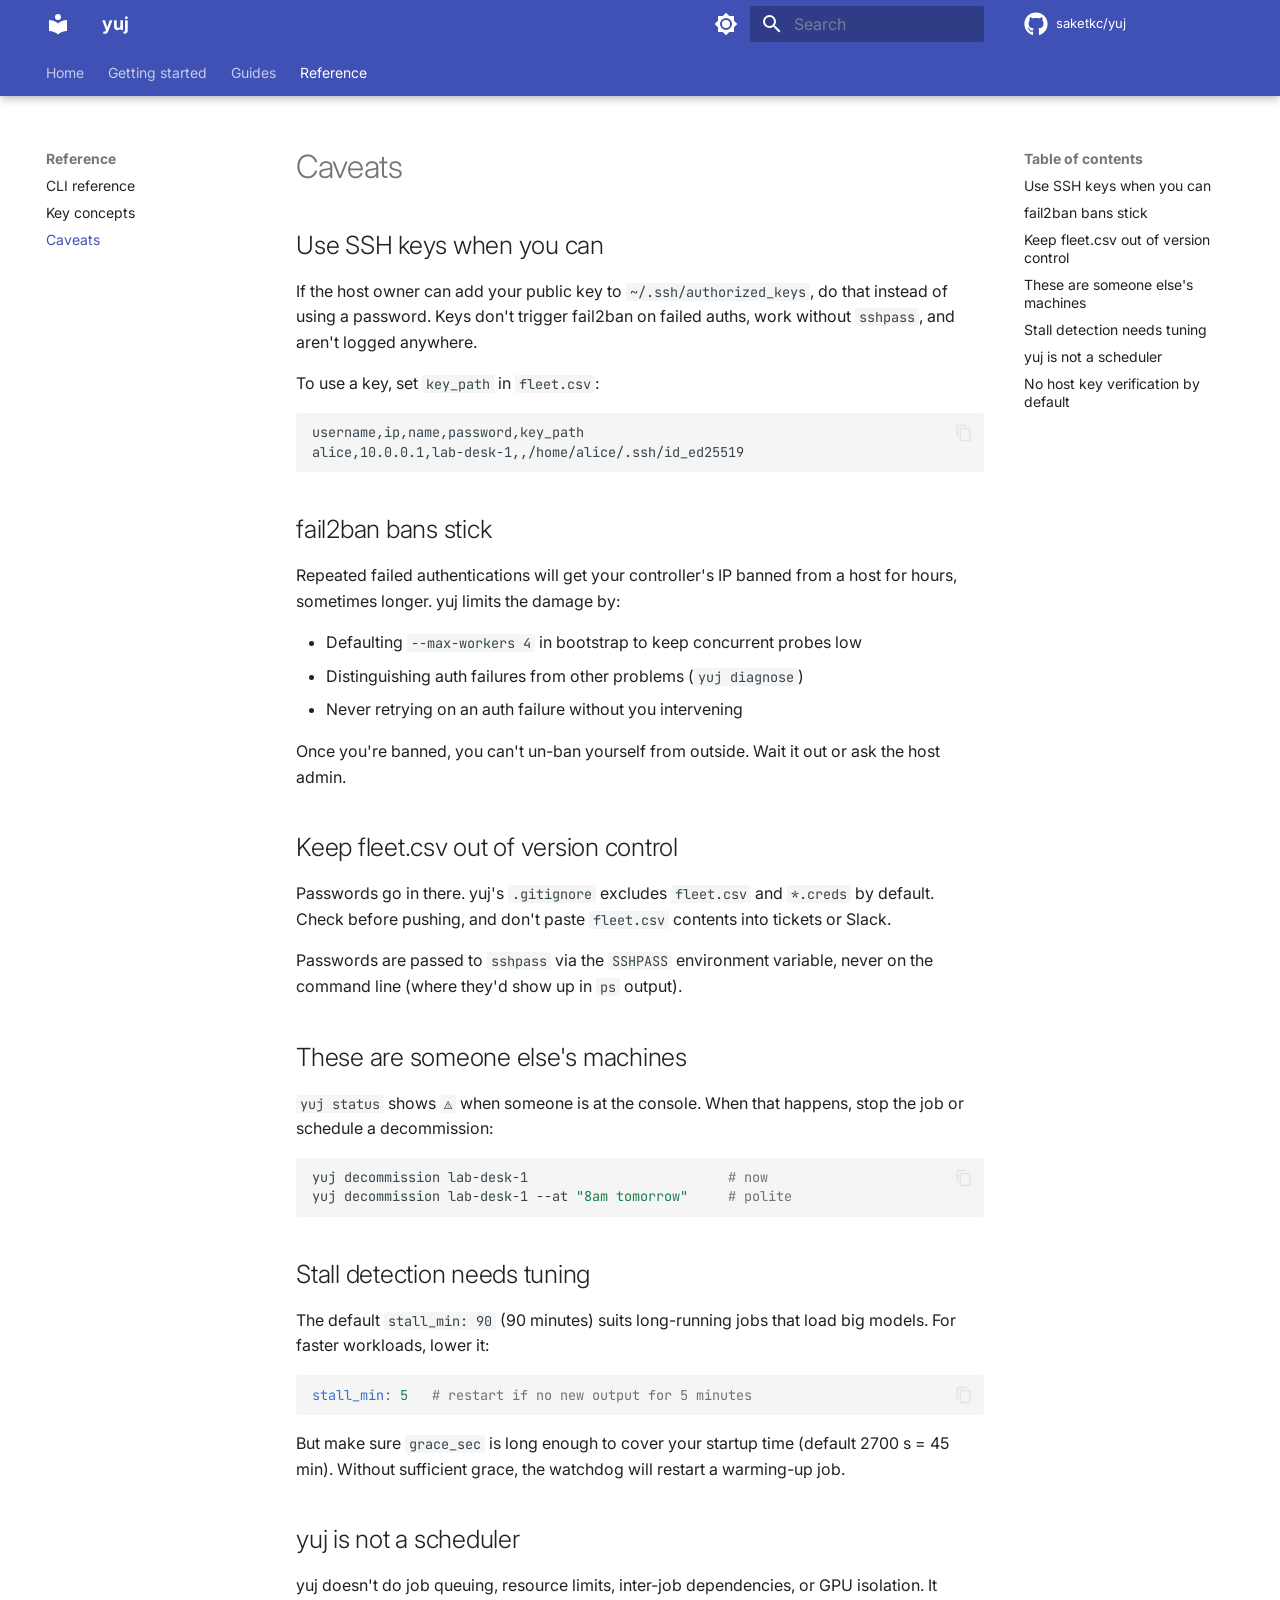
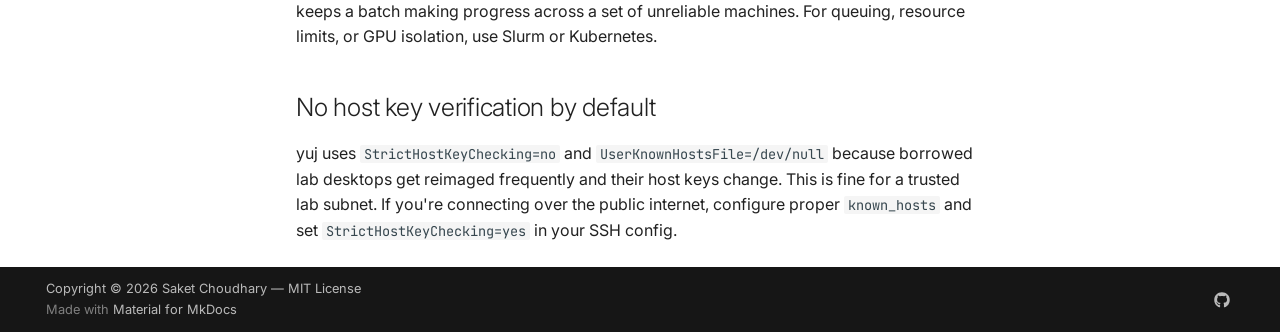
<file: caveats/index.html>
<!doctype html><html lang=en class=no-js> <head><meta charset=utf-8><meta name=viewport content="width=device-width,initial-scale=1"><meta name=description content="A polite, daemon-less batch distributor for opportunistic SSH targets."><link href=https://saketkc.github.io/yuj/caveats/ rel=canonical><link href=../concepts/ rel=prev><link rel=icon href=../assets/images/favicon.png><meta name=generator content="mkdocs-1.6.1, mkdocs-material-9.7.6"><title>Caveats - yuj</title><link rel=stylesheet href=../assets/stylesheets/main.484c7ddc.min.css><link rel=stylesheet href=../assets/stylesheets/palette.ab4e12ef.min.css><link rel=preconnect href=https://fonts.gstatic.com crossorigin><link rel=stylesheet href="https://fonts.googleapis.com/css?family=Inter:300,300i,400,400i,700,700i%7CJetBrains+Mono:400,400i,700,700i&display=fallback"><style>:root{--md-text-font:"Inter";--md-code-font:"JetBrains Mono"}</style><script>__md_scope=new URL("..",location),__md_hash=e=>[...e].reduce(((e,_)=>(e<<5)-e+_.charCodeAt(0)),0),__md_get=(e,_=localStorage,t=__md_scope)=>JSON.parse(_.getItem(t.pathname+"."+e)),__md_set=(e,_,t=localStorage,a=__md_scope)=>{try{t.setItem(a.pathname+"."+e,JSON.stringify(_))}catch(e){}}</script></head> <body dir=ltr data-md-color-scheme=default data-md-color-primary=indigo data-md-color-accent=indigo> <input class=md-toggle data-md-toggle=drawer type=checkbox id=__drawer autocomplete=off> <input class=md-toggle data-md-toggle=search type=checkbox id=__search autocomplete=off> <label class=md-overlay for=__drawer></label> <div data-md-component=skip> <a href=#caveats class=md-skip> Skip to content </a> </div> <div data-md-component=announce> </div> <header class="md-header md-header--shadow md-header--lifted" data-md-component=header> <nav class="md-header__inner md-grid" aria-label=Header> <a href=.. title=yuj class="md-header__button md-logo" aria-label=yuj data-md-component=logo> <svg xmlns=http://www.w3.org/2000/svg viewbox="0 0 24 24"><path d="M12 8a3 3 0 0 0 3-3 3 3 0 0 0-3-3 3 3 0 0 0-3 3 3 3 0 0 0 3 3m0 3.54C9.64 9.35 6.5 8 3 8v11c3.5 0 6.64 1.35 9 3.54 2.36-2.19 5.5-3.54 9-3.54V8c-3.5 0-6.64 1.35-9 3.54"/></svg> </a> <label class="md-header__button md-icon" for=__drawer> <svg xmlns=http://www.w3.org/2000/svg viewbox="0 0 24 24"><path d="M3 6h18v2H3zm0 5h18v2H3zm0 5h18v2H3z"/></svg> </label> <div class=md-header__title data-md-component=header-title> <div class=md-header__ellipsis> <div class=md-header__topic> <span class=md-ellipsis> yuj </span> </div> <div class=md-header__topic data-md-component=header-topic> <span class=md-ellipsis> Caveats </span> </div> </div> </div> <form class=md-header__option data-md-component=palette> <input class=md-option data-md-color-media data-md-color-scheme=default data-md-color-primary=indigo data-md-color-accent=indigo aria-label="Switch to dark mode" type=radio name=__palette id=__palette_0> <label class="md-header__button md-icon" title="Switch to dark mode" for=__palette_1 hidden> <svg xmlns=http://www.w3.org/2000/svg viewbox="0 0 24 24"><path d="M12 8a4 4 0 0 0-4 4 4 4 0 0 0 4 4 4 4 0 0 0 4-4 4 4 0 0 0-4-4m0 10a6 6 0 0 1-6-6 6 6 0 0 1 6-6 6 6 0 0 1 6 6 6 6 0 0 1-6 6m8-9.31V4h-4.69L12 .69 8.69 4H4v4.69L.69 12 4 15.31V20h4.69L12 23.31 15.31 20H20v-4.69L23.31 12z"/></svg> </label> <input class=md-option data-md-color-media data-md-color-scheme=slate data-md-color-primary=indigo data-md-color-accent=indigo aria-label="Switch to light mode" type=radio name=__palette id=__palette_1> <label class="md-header__button md-icon" title="Switch to light mode" for=__palette_0 hidden> <svg xmlns=http://www.w3.org/2000/svg viewbox="0 0 24 24"><path d="M12 18c-.89 0-1.74-.2-2.5-.55C11.56 16.5 13 14.42 13 12s-1.44-4.5-3.5-5.45C10.26 6.2 11.11 6 12 6a6 6 0 0 1 6 6 6 6 0 0 1-6 6m8-9.31V4h-4.69L12 .69 8.69 4H4v4.69L.69 12 4 15.31V20h4.69L12 23.31 15.31 20H20v-4.69L23.31 12z"/></svg> </label> </form> <script>var palette=__md_get("__palette");if(palette&&palette.color){if("(prefers-color-scheme)"===palette.color.media){var media=matchMedia("(prefers-color-scheme: light)"),input=document.querySelector(media.matches?"[data-md-color-media='(prefers-color-scheme: light)']":"[data-md-color-media='(prefers-color-scheme: dark)']");palette.color.media=input.getAttribute("data-md-color-media"),palette.color.scheme=input.getAttribute("data-md-color-scheme"),palette.color.primary=input.getAttribute("data-md-color-primary"),palette.color.accent=input.getAttribute("data-md-color-accent")}for(var[key,value]of Object.entries(palette.color))document.body.setAttribute("data-md-color-"+key,value)}</script> <label class="md-header__button md-icon" for=__search> <svg xmlns=http://www.w3.org/2000/svg viewbox="0 0 24 24"><path d="M9.5 3A6.5 6.5 0 0 1 16 9.5c0 1.61-.59 3.09-1.56 4.23l.27.27h.79l5 5-1.5 1.5-5-5v-.79l-.27-.27A6.52 6.52 0 0 1 9.5 16 6.5 6.5 0 0 1 3 9.5 6.5 6.5 0 0 1 9.5 3m0 2C7 5 5 7 5 9.5S7 14 9.5 14 14 12 14 9.5 12 5 9.5 5"/></svg> </label> <div class=md-search data-md-component=search role=dialog> <label class=md-search__overlay for=__search></label> <div class=md-search__inner role=search> <form class=md-search__form name=search> <input type=text class=md-search__input name=query aria-label=Search placeholder=Search autocapitalize=off autocorrect=off autocomplete=off spellcheck=false data-md-component=search-query required> <label class="md-search__icon md-icon" for=__search> <svg xmlns=http://www.w3.org/2000/svg viewbox="0 0 24 24"><path d="M9.5 3A6.5 6.5 0 0 1 16 9.5c0 1.61-.59 3.09-1.56 4.23l.27.27h.79l5 5-1.5 1.5-5-5v-.79l-.27-.27A6.52 6.52 0 0 1 9.5 16 6.5 6.5 0 0 1 3 9.5 6.5 6.5 0 0 1 9.5 3m0 2C7 5 5 7 5 9.5S7 14 9.5 14 14 12 14 9.5 12 5 9.5 5"/></svg> <svg xmlns=http://www.w3.org/2000/svg viewbox="0 0 24 24"><path d="M20 11v2H8l5.5 5.5-1.42 1.42L4.16 12l7.92-7.92L13.5 5.5 8 11z"/></svg> </label> <nav class=md-search__options aria-label=Search> <button type=reset class="md-search__icon md-icon" title=Clear aria-label=Clear tabindex=-1> <svg xmlns=http://www.w3.org/2000/svg viewbox="0 0 24 24"><path d="M19 6.41 17.59 5 12 10.59 6.41 5 5 6.41 10.59 12 5 17.59 6.41 19 12 13.41 17.59 19 19 17.59 13.41 12z"/></svg> </button> </nav> <div class=md-search__suggest data-md-component=search-suggest></div> </form> <div class=md-search__output> <div class=md-search__scrollwrap tabindex=0 data-md-scrollfix> <div class=md-search-result data-md-component=search-result> <div class=md-search-result__meta> Initializing search </div> <ol class=md-search-result__list role=presentation></ol> </div> </div> </div> </div> </div> <div class=md-header__source> <a href=https://github.com/saketkc/yuj title="Go to repository" class=md-source data-md-component=source> <div class="md-source__icon md-icon"> <svg xmlns=http://www.w3.org/2000/svg viewbox="0 0 512 512"><!-- Font Awesome Free 7.1.0 by @fontawesome - https://fontawesome.com License - https://fontawesome.com/license/free (Icons: CC BY 4.0, Fonts: SIL OFL 1.1, Code: MIT License) Copyright 2025 Fonticons, Inc.--><path d="M173.9 397.4c0 2-2.3 3.6-5.2 3.6-3.3.3-5.6-1.3-5.6-3.6 0-2 2.3-3.6 5.2-3.6 3-.3 5.6 1.3 5.6 3.6m-31.1-4.5c-.7 2 1.3 4.3 4.3 4.9 2.6 1 5.6 0 6.2-2s-1.3-4.3-4.3-5.2c-2.6-.7-5.5.3-6.2 2.3m44.2-1.7c-2.9.7-4.9 2.6-4.6 4.9.3 2 2.9 3.3 5.9 2.6 2.9-.7 4.9-2.6 4.6-4.6-.3-1.9-3-3.2-5.9-2.9M252.8 8C114.1 8 8 113.3 8 252c0 110.9 69.8 205.8 169.5 239.2 12.8 2.3 17.3-5.6 17.3-12.1 0-6.2-.3-40.4-.3-61.4 0 0-70 15-84.7-29.8 0 0-11.4-29.1-27.8-36.6 0 0-22.9-15.7 1.6-15.4 0 0 24.9 2 38.6 25.8 21.9 38.6 58.6 27.5 72.9 20.9 2.3-16 8.8-27.1 16-33.7-55.9-6.2-112.3-14.3-112.3-110.5 0-27.5 7.6-41.3 23.6-58.9-2.6-6.5-11.1-33.3 2.6-67.9 20.9-6.5 69 27 69 27 20-5.6 41.5-8.5 62.8-8.5s42.8 2.9 62.8 8.5c0 0 48.1-33.6 69-27 13.7 34.7 5.2 61.4 2.6 67.9 16 17.7 25.8 31.5 25.8 58.9 0 96.5-58.9 104.2-114.8 110.5 9.2 7.9 17 22.9 17 46.4 0 33.7-.3 75.4-.3 83.6 0 6.5 4.6 14.4 17.3 12.1C436.2 457.8 504 362.9 504 252 504 113.3 391.5 8 252.8 8M105.2 352.9c-1.3 1-1 3.3.7 5.2 1.6 1.6 3.9 2.3 5.2 1 1.3-1 1-3.3-.7-5.2-1.6-1.6-3.9-2.3-5.2-1m-10.8-8.1c-.7 1.3.3 2.9 2.3 3.9 1.6 1 3.6.7 4.3-.7.7-1.3-.3-2.9-2.3-3.9-2-.6-3.6-.3-4.3.7m32.4 35.6c-1.6 1.3-1 4.3 1.3 6.2 2.3 2.3 5.2 2.6 6.5 1 1.3-1.3.7-4.3-1.3-6.2-2.2-2.3-5.2-2.6-6.5-1m-11.4-14.7c-1.6 1-1.6 3.6 0 5.9s4.3 3.3 5.6 2.3c1.6-1.3 1.6-3.9 0-6.2-1.4-2.3-4-3.3-5.6-2"/></svg> </div> <div class=md-source__repository> saketkc/yuj </div> </a> </div> </nav> <nav class=md-tabs aria-label=Tabs data-md-component=tabs> <div class=md-grid> <ul class=md-tabs__list> <li class=md-tabs__item> <a href=.. class=md-tabs__link> Home </a> </li> <li class=md-tabs__item> <a href=../install/ class=md-tabs__link> Getting started </a> </li> <li class=md-tabs__item> <a href=../r-users/ class=md-tabs__link> Guides </a> </li> <li class="md-tabs__item md-tabs__item--active"> <a href=../cli/ class=md-tabs__link> Reference </a> </li> </ul> </div> </nav> </header> <div class=md-container data-md-component=container> <main class=md-main data-md-component=main> <div class="md-main__inner md-grid"> <div class="md-sidebar md-sidebar--primary" data-md-component=sidebar data-md-type=navigation> <div class=md-sidebar__scrollwrap> <div class=md-sidebar__inner> <nav class="md-nav md-nav--primary md-nav--lifted" aria-label=Navigation data-md-level=0> <label class=md-nav__title for=__drawer> <a href=.. title=yuj class="md-nav__button md-logo" aria-label=yuj data-md-component=logo> <svg xmlns=http://www.w3.org/2000/svg viewbox="0 0 24 24"><path d="M12 8a3 3 0 0 0 3-3 3 3 0 0 0-3-3 3 3 0 0 0-3 3 3 3 0 0 0 3 3m0 3.54C9.64 9.35 6.5 8 3 8v11c3.5 0 6.64 1.35 9 3.54 2.36-2.19 5.5-3.54 9-3.54V8c-3.5 0-6.64 1.35-9 3.54"/></svg> </a> yuj </label> <div class=md-nav__source> <a href=https://github.com/saketkc/yuj title="Go to repository" class=md-source data-md-component=source> <div class="md-source__icon md-icon"> <svg xmlns=http://www.w3.org/2000/svg viewbox="0 0 512 512"><!-- Font Awesome Free 7.1.0 by @fontawesome - https://fontawesome.com License - https://fontawesome.com/license/free (Icons: CC BY 4.0, Fonts: SIL OFL 1.1, Code: MIT License) Copyright 2025 Fonticons, Inc.--><path d="M173.9 397.4c0 2-2.3 3.6-5.2 3.6-3.3.3-5.6-1.3-5.6-3.6 0-2 2.3-3.6 5.2-3.6 3-.3 5.6 1.3 5.6 3.6m-31.1-4.5c-.7 2 1.3 4.3 4.3 4.9 2.6 1 5.6 0 6.2-2s-1.3-4.3-4.3-5.2c-2.6-.7-5.5.3-6.2 2.3m44.2-1.7c-2.9.7-4.9 2.6-4.6 4.9.3 2 2.9 3.3 5.9 2.6 2.9-.7 4.9-2.6 4.6-4.6-.3-1.9-3-3.2-5.9-2.9M252.8 8C114.1 8 8 113.3 8 252c0 110.9 69.8 205.8 169.5 239.2 12.8 2.3 17.3-5.6 17.3-12.1 0-6.2-.3-40.4-.3-61.4 0 0-70 15-84.7-29.8 0 0-11.4-29.1-27.8-36.6 0 0-22.9-15.7 1.6-15.4 0 0 24.9 2 38.6 25.8 21.9 38.6 58.6 27.5 72.9 20.9 2.3-16 8.8-27.1 16-33.7-55.9-6.2-112.3-14.3-112.3-110.5 0-27.5 7.6-41.3 23.6-58.9-2.6-6.5-11.1-33.3 2.6-67.9 20.9-6.5 69 27 69 27 20-5.6 41.5-8.5 62.8-8.5s42.8 2.9 62.8 8.5c0 0 48.1-33.6 69-27 13.7 34.7 5.2 61.4 2.6 67.9 16 17.7 25.8 31.5 25.8 58.9 0 96.5-58.9 104.2-114.8 110.5 9.2 7.9 17 22.9 17 46.4 0 33.7-.3 75.4-.3 83.6 0 6.5 4.6 14.4 17.3 12.1C436.2 457.8 504 362.9 504 252 504 113.3 391.5 8 252.8 8M105.2 352.9c-1.3 1-1 3.3.7 5.2 1.6 1.6 3.9 2.3 5.2 1 1.3-1 1-3.3-.7-5.2-1.6-1.6-3.9-2.3-5.2-1m-10.8-8.1c-.7 1.3.3 2.9 2.3 3.9 1.6 1 3.6.7 4.3-.7.7-1.3-.3-2.9-2.3-3.9-2-.6-3.6-.3-4.3.7m32.4 35.6c-1.6 1.3-1 4.3 1.3 6.2 2.3 2.3 5.2 2.6 6.5 1 1.3-1.3.7-4.3-1.3-6.2-2.2-2.3-5.2-2.6-6.5-1m-11.4-14.7c-1.6 1-1.6 3.6 0 5.9s4.3 3.3 5.6 2.3c1.6-1.3 1.6-3.9 0-6.2-1.4-2.3-4-3.3-5.6-2"/></svg> </div> <div class=md-source__repository> saketkc/yuj </div> </a> </div> <ul class=md-nav__list data-md-scrollfix> <li class=md-nav__item> <a href=.. class=md-nav__link> <span class=md-ellipsis> Home </span> </a> </li> <li class="md-nav__item md-nav__item--nested"> <input class="md-nav__toggle md-toggle " type=checkbox id=__nav_2> <label class=md-nav__link for=__nav_2 id=__nav_2_label tabindex=0> <span class=md-ellipsis> Getting started </span> <span class="md-nav__icon md-icon"></span> </label> <nav class=md-nav data-md-level=1 aria-labelledby=__nav_2_label aria-expanded=false> <label class=md-nav__title for=__nav_2> <span class="md-nav__icon md-icon"></span> Getting started </label> <ul class=md-nav__list data-md-scrollfix> <li class=md-nav__item> <a href=../install/ class=md-nav__link> <span class=md-ellipsis> Installation </span> </a> </li> <li class=md-nav__item> <a href=../quickstart/ class=md-nav__link> <span class=md-ellipsis> Quickstart (CLI) </span> </a> </li> </ul> </nav> </li> <li class="md-nav__item md-nav__item--nested"> <input class="md-nav__toggle md-toggle " type=checkbox id=__nav_3> <label class=md-nav__link for=__nav_3 id=__nav_3_label tabindex=0> <span class=md-ellipsis> Guides </span> <span class="md-nav__icon md-icon"></span> </label> <nav class=md-nav data-md-level=1 aria-labelledby=__nav_3_label aria-expanded=false> <label class=md-nav__title for=__nav_3> <span class="md-nav__icon md-icon"></span> Guides </label> <ul class=md-nav__list data-md-scrollfix> <li class=md-nav__item> <a href=../r-users/ class=md-nav__link> <span class=md-ellipsis> For R users </span> </a> </li> <li class=md-nav__item> <a href=../testing/ class=md-nav__link> <span class=md-ellipsis> Testing your setup </span> </a> </li> </ul> </nav> </li> <li class="md-nav__item md-nav__item--active md-nav__item--section md-nav__item--nested"> <input class="md-nav__toggle md-toggle " type=checkbox id=__nav_4 checked> <label class=md-nav__link for=__nav_4 id=__nav_4_label tabindex> <span class=md-ellipsis> Reference </span> <span class="md-nav__icon md-icon"></span> </label> <nav class=md-nav data-md-level=1 aria-labelledby=__nav_4_label aria-expanded=true> <label class=md-nav__title for=__nav_4> <span class="md-nav__icon md-icon"></span> Reference </label> <ul class=md-nav__list data-md-scrollfix> <li class=md-nav__item> <a href=../cli/ class=md-nav__link> <span class=md-ellipsis> CLI reference </span> </a> </li> <li class=md-nav__item> <a href=../concepts/ class=md-nav__link> <span class=md-ellipsis> Key concepts </span> </a> </li> <li class="md-nav__item md-nav__item--active"> <input class="md-nav__toggle md-toggle" type=checkbox id=__toc> <label class="md-nav__link md-nav__link--active" for=__toc> <span class=md-ellipsis> Caveats </span> <span class="md-nav__icon md-icon"></span> </label> <a href=./ class="md-nav__link md-nav__link--active"> <span class=md-ellipsis> Caveats </span> </a> <nav class="md-nav md-nav--secondary" aria-label="Table of contents"> <label class=md-nav__title for=__toc> <span class="md-nav__icon md-icon"></span> Table of contents </label> <ul class=md-nav__list data-md-component=toc data-md-scrollfix> <li class=md-nav__item> <a href=#use-ssh-keys-when-you-can class=md-nav__link> <span class=md-ellipsis> Use SSH keys when you can </span> </a> </li> <li class=md-nav__item> <a href=#fail2ban-bans-stick class=md-nav__link> <span class=md-ellipsis> fail2ban bans stick </span> </a> </li> <li class=md-nav__item> <a href=#keep-fleetcsv-out-of-version-control class=md-nav__link> <span class=md-ellipsis> Keep fleet.csv out of version control </span> </a> </li> <li class=md-nav__item> <a href=#these-are-someone-elses-machines class=md-nav__link> <span class=md-ellipsis> These are someone else's machines </span> </a> </li> <li class=md-nav__item> <a href=#stall-detection-needs-tuning class=md-nav__link> <span class=md-ellipsis> Stall detection needs tuning </span> </a> </li> <li class=md-nav__item> <a href=#yuj-is-not-a-scheduler class=md-nav__link> <span class=md-ellipsis> yuj is not a scheduler </span> </a> </li> <li class=md-nav__item> <a href=#no-host-key-verification-by-default class=md-nav__link> <span class=md-ellipsis> No host key verification by default </span> </a> </li> </ul> </nav> </li> </ul> </nav> </li> </ul> </nav> </div> </div> </div> <div class="md-sidebar md-sidebar--secondary" data-md-component=sidebar data-md-type=toc> <div class=md-sidebar__scrollwrap> <div class=md-sidebar__inner> <nav class="md-nav md-nav--secondary" aria-label="Table of contents"> <label class=md-nav__title for=__toc> <span class="md-nav__icon md-icon"></span> Table of contents </label> <ul class=md-nav__list data-md-component=toc data-md-scrollfix> <li class=md-nav__item> <a href=#use-ssh-keys-when-you-can class=md-nav__link> <span class=md-ellipsis> Use SSH keys when you can </span> </a> </li> <li class=md-nav__item> <a href=#fail2ban-bans-stick class=md-nav__link> <span class=md-ellipsis> fail2ban bans stick </span> </a> </li> <li class=md-nav__item> <a href=#keep-fleetcsv-out-of-version-control class=md-nav__link> <span class=md-ellipsis> Keep fleet.csv out of version control </span> </a> </li> <li class=md-nav__item> <a href=#these-are-someone-elses-machines class=md-nav__link> <span class=md-ellipsis> These are someone else's machines </span> </a> </li> <li class=md-nav__item> <a href=#stall-detection-needs-tuning class=md-nav__link> <span class=md-ellipsis> Stall detection needs tuning </span> </a> </li> <li class=md-nav__item> <a href=#yuj-is-not-a-scheduler class=md-nav__link> <span class=md-ellipsis> yuj is not a scheduler </span> </a> </li> <li class=md-nav__item> <a href=#no-host-key-verification-by-default class=md-nav__link> <span class=md-ellipsis> No host key verification by default </span> </a> </li> </ul> </nav> </div> </div> </div> <div class=md-content data-md-component=content> <article class="md-content__inner md-typeset"> <h1 id=caveats>Caveats<a class=headerlink href=#caveats title="Permanent link">&para;</a></h1> <h2 id=use-ssh-keys-when-you-can>Use SSH keys when you can<a class=headerlink href=#use-ssh-keys-when-you-can title="Permanent link">&para;</a></h2> <p>If the host owner can add your public key to <code>~/.ssh/authorized_keys</code>, do that instead of using a password. Keys don't trigger fail2ban on failed auths, work without <code>sshpass</code>, and aren't logged anywhere.</p> <p>To use a key, set <code>key_path</code> in <code>fleet.csv</code>:</p> <div class="language-text highlight"><pre><span></span><code><span id=__span-0-1><a id=__codelineno-0-1 name=__codelineno-0-1 href=#__codelineno-0-1></a>username,ip,name,password,key_path
</span><span id=__span-0-2><a id=__codelineno-0-2 name=__codelineno-0-2 href=#__codelineno-0-2></a>alice,10.0.0.1,lab-desk-1,,/home/alice/.ssh/id_ed25519
</span></code></pre></div> <h2 id=fail2ban-bans-stick>fail2ban bans stick<a class=headerlink href=#fail2ban-bans-stick title="Permanent link">&para;</a></h2> <p>Repeated failed authentications will get your controller's IP banned from a host for hours, sometimes longer. yuj limits the damage by:</p> <ul> <li>Defaulting <code>--max-workers 4</code> in bootstrap to keep concurrent probes low</li> <li>Distinguishing auth failures from other problems (<code>yuj diagnose</code>)</li> <li>Never retrying on an auth failure without you intervening</li> </ul> <p>Once you're banned, you can't un-ban yourself from outside. Wait it out or ask the host admin.</p> <h2 id=keep-fleetcsv-out-of-version-control>Keep fleet.csv out of version control<a class=headerlink href=#keep-fleetcsv-out-of-version-control title="Permanent link">&para;</a></h2> <p>Passwords go in there. yuj's <code>.gitignore</code> excludes <code>fleet.csv</code> and <code>*.creds</code> by default. Check before pushing, and don't paste <code>fleet.csv</code> contents into tickets or Slack.</p> <p>Passwords are passed to <code>sshpass</code> via the <code>SSHPASS</code> environment variable, never on the command line (where they'd show up in <code>ps</code> output).</p> <h2 id=these-are-someone-elses-machines>These are someone else's machines<a class=headerlink href=#these-are-someone-elses-machines title="Permanent link">&para;</a></h2> <p><code>yuj status</code> shows <code>⚠</code> when someone is at the console. When that happens, stop the job or schedule a decommission:</p> <div class="language-bash highlight"><pre><span></span><code><span id=__span-1-1><a id=__codelineno-1-1 name=__codelineno-1-1 href=#__codelineno-1-1></a>yuj<span class=w> </span>decommission<span class=w> </span>lab-desk-1<span class=w>                         </span><span class=c1># now</span>
</span><span id=__span-1-2><a id=__codelineno-1-2 name=__codelineno-1-2 href=#__codelineno-1-2></a>yuj<span class=w> </span>decommission<span class=w> </span>lab-desk-1<span class=w> </span>--at<span class=w> </span><span class=s2>&quot;8am tomorrow&quot;</span><span class=w>     </span><span class=c1># polite</span>
</span></code></pre></div> <h2 id=stall-detection-needs-tuning>Stall detection needs tuning<a class=headerlink href=#stall-detection-needs-tuning title="Permanent link">&para;</a></h2> <p>The default <code>stall_min: 90</code> (90 minutes) suits long-running jobs that load big models. For faster workloads, lower it:</p> <div class="language-yaml highlight"><pre><span></span><code><span id=__span-2-1><a id=__codelineno-2-1 name=__codelineno-2-1 href=#__codelineno-2-1></a><span class=nt>stall_min</span><span class=p>:</span><span class=w> </span><span class="l l-Scalar l-Scalar-Plain">5</span><span class=w>   </span><span class=c1># restart if no new output for 5 minutes</span>
</span></code></pre></div> <p>But make sure <code>grace_sec</code> is long enough to cover your startup time (default 2700 s = 45 min). Without sufficient grace, the watchdog will restart a warming-up job.</p> <h2 id=yuj-is-not-a-scheduler>yuj is not a scheduler<a class=headerlink href=#yuj-is-not-a-scheduler title="Permanent link">&para;</a></h2> <p>yuj doesn't do job queuing, resource limits, inter-job dependencies, or GPU isolation. It keeps a batch making progress across a set of unreliable machines. For queuing, resource limits, or GPU isolation, use Slurm or Kubernetes.</p> <h2 id=no-host-key-verification-by-default>No host key verification by default<a class=headerlink href=#no-host-key-verification-by-default title="Permanent link">&para;</a></h2> <p>yuj uses <code>StrictHostKeyChecking=no</code> and <code>UserKnownHostsFile=/dev/null</code> because borrowed lab desktops get reimaged frequently and their host keys change. This is fine for a trusted lab subnet. If you're connecting over the public internet, configure proper <code>known_hosts</code> and set <code>StrictHostKeyChecking=yes</code> in your SSH config.</p> </article> </div> <script>var tabs=__md_get("__tabs");if(Array.isArray(tabs))e:for(var set of document.querySelectorAll(".tabbed-set")){var labels=set.querySelector(".tabbed-labels");for(var tab of tabs)for(var label of labels.getElementsByTagName("label"))if(label.innerText.trim()===tab){var input=document.getElementById(label.htmlFor);input.checked=!0;continue e}}</script> <script>var target=document.getElementById(location.hash.slice(1));target&&target.name&&(target.checked=target.name.startsWith("__tabbed_"))</script> </div> <button type=button class="md-top md-icon" data-md-component=top hidden> <svg xmlns=http://www.w3.org/2000/svg viewbox="0 0 24 24"><path d="M13 20h-2V8l-5.5 5.5-1.42-1.42L12 4.16l7.92 7.92-1.42 1.42L13 8z"/></svg> Back to top </button> </main> <footer class=md-footer> <div class="md-footer-meta md-typeset"> <div class="md-footer-meta__inner md-grid"> <div class=md-copyright> <div class=md-copyright__highlight> Copyright &copy; 2026 Saket Choudhary — MIT License </div> Made with <a href=https://squidfunk.github.io/mkdocs-material/ target=_blank rel=noopener> Material for MkDocs </a> </div> <div class=md-social> <a href=https://github.com/saketkc/yuj target=_blank rel=noopener title=github.com class=md-social__link> <svg xmlns=http://www.w3.org/2000/svg viewbox="0 0 512 512"><!-- Font Awesome Free 7.1.0 by @fontawesome - https://fontawesome.com License - https://fontawesome.com/license/free (Icons: CC BY 4.0, Fonts: SIL OFL 1.1, Code: MIT License) Copyright 2025 Fonticons, Inc.--><path d="M173.9 397.4c0 2-2.3 3.6-5.2 3.6-3.3.3-5.6-1.3-5.6-3.6 0-2 2.3-3.6 5.2-3.6 3-.3 5.6 1.3 5.6 3.6m-31.1-4.5c-.7 2 1.3 4.3 4.3 4.9 2.6 1 5.6 0 6.2-2s-1.3-4.3-4.3-5.2c-2.6-.7-5.5.3-6.2 2.3m44.2-1.7c-2.9.7-4.9 2.6-4.6 4.9.3 2 2.9 3.3 5.9 2.6 2.9-.7 4.9-2.6 4.6-4.6-.3-1.9-3-3.2-5.9-2.9M252.8 8C114.1 8 8 113.3 8 252c0 110.9 69.8 205.8 169.5 239.2 12.8 2.3 17.3-5.6 17.3-12.1 0-6.2-.3-40.4-.3-61.4 0 0-70 15-84.7-29.8 0 0-11.4-29.1-27.8-36.6 0 0-22.9-15.7 1.6-15.4 0 0 24.9 2 38.6 25.8 21.9 38.6 58.6 27.5 72.9 20.9 2.3-16 8.8-27.1 16-33.7-55.9-6.2-112.3-14.3-112.3-110.5 0-27.5 7.6-41.3 23.6-58.9-2.6-6.5-11.1-33.3 2.6-67.9 20.9-6.5 69 27 69 27 20-5.6 41.5-8.5 62.8-8.5s42.8 2.9 62.8 8.5c0 0 48.1-33.6 69-27 13.7 34.7 5.2 61.4 2.6 67.9 16 17.7 25.8 31.5 25.8 58.9 0 96.5-58.9 104.2-114.8 110.5 9.2 7.9 17 22.9 17 46.4 0 33.7-.3 75.4-.3 83.6 0 6.5 4.6 14.4 17.3 12.1C436.2 457.8 504 362.9 504 252 504 113.3 391.5 8 252.8 8M105.2 352.9c-1.3 1-1 3.3.7 5.2 1.6 1.6 3.9 2.3 5.2 1 1.3-1 1-3.3-.7-5.2-1.6-1.6-3.9-2.3-5.2-1m-10.8-8.1c-.7 1.3.3 2.9 2.3 3.9 1.6 1 3.6.7 4.3-.7.7-1.3-.3-2.9-2.3-3.9-2-.6-3.6-.3-4.3.7m32.4 35.6c-1.6 1.3-1 4.3 1.3 6.2 2.3 2.3 5.2 2.6 6.5 1 1.3-1.3.7-4.3-1.3-6.2-2.2-2.3-5.2-2.6-6.5-1m-11.4-14.7c-1.6 1-1.6 3.6 0 5.9s4.3 3.3 5.6 2.3c1.6-1.3 1.6-3.9 0-6.2-1.4-2.3-4-3.3-5.6-2"/></svg> </a> </div> </div> </div> </footer> </div> <div class=md-dialog data-md-component=dialog> <div class="md-dialog__inner md-typeset"></div> </div> <script id=__config type=application/json>{"annotate": null, "base": "..", "features": ["navigation.instant", "navigation.sections", "navigation.tabs", "navigation.tabs.sticky", "navigation.top", "search.highlight", "search.suggest", "content.code.copy", "content.code.annotate", "content.tabs.link"], "search": "../assets/javascripts/workers/search.2c215733.min.js", "tags": null, "translations": {"clipboard.copied": "Copied to clipboard", "clipboard.copy": "Copy to clipboard", "search.result.more.one": "1 more on this page", "search.result.more.other": "# more on this page", "search.result.none": "No matching documents", "search.result.one": "1 matching document", "search.result.other": "# matching documents", "search.result.placeholder": "Type to start searching", "search.result.term.missing": "Missing", "select.version": "Select version"}, "version": null}</script> <script src=../assets/javascripts/bundle.79ae519e.min.js></script> </body> </html>
</file>
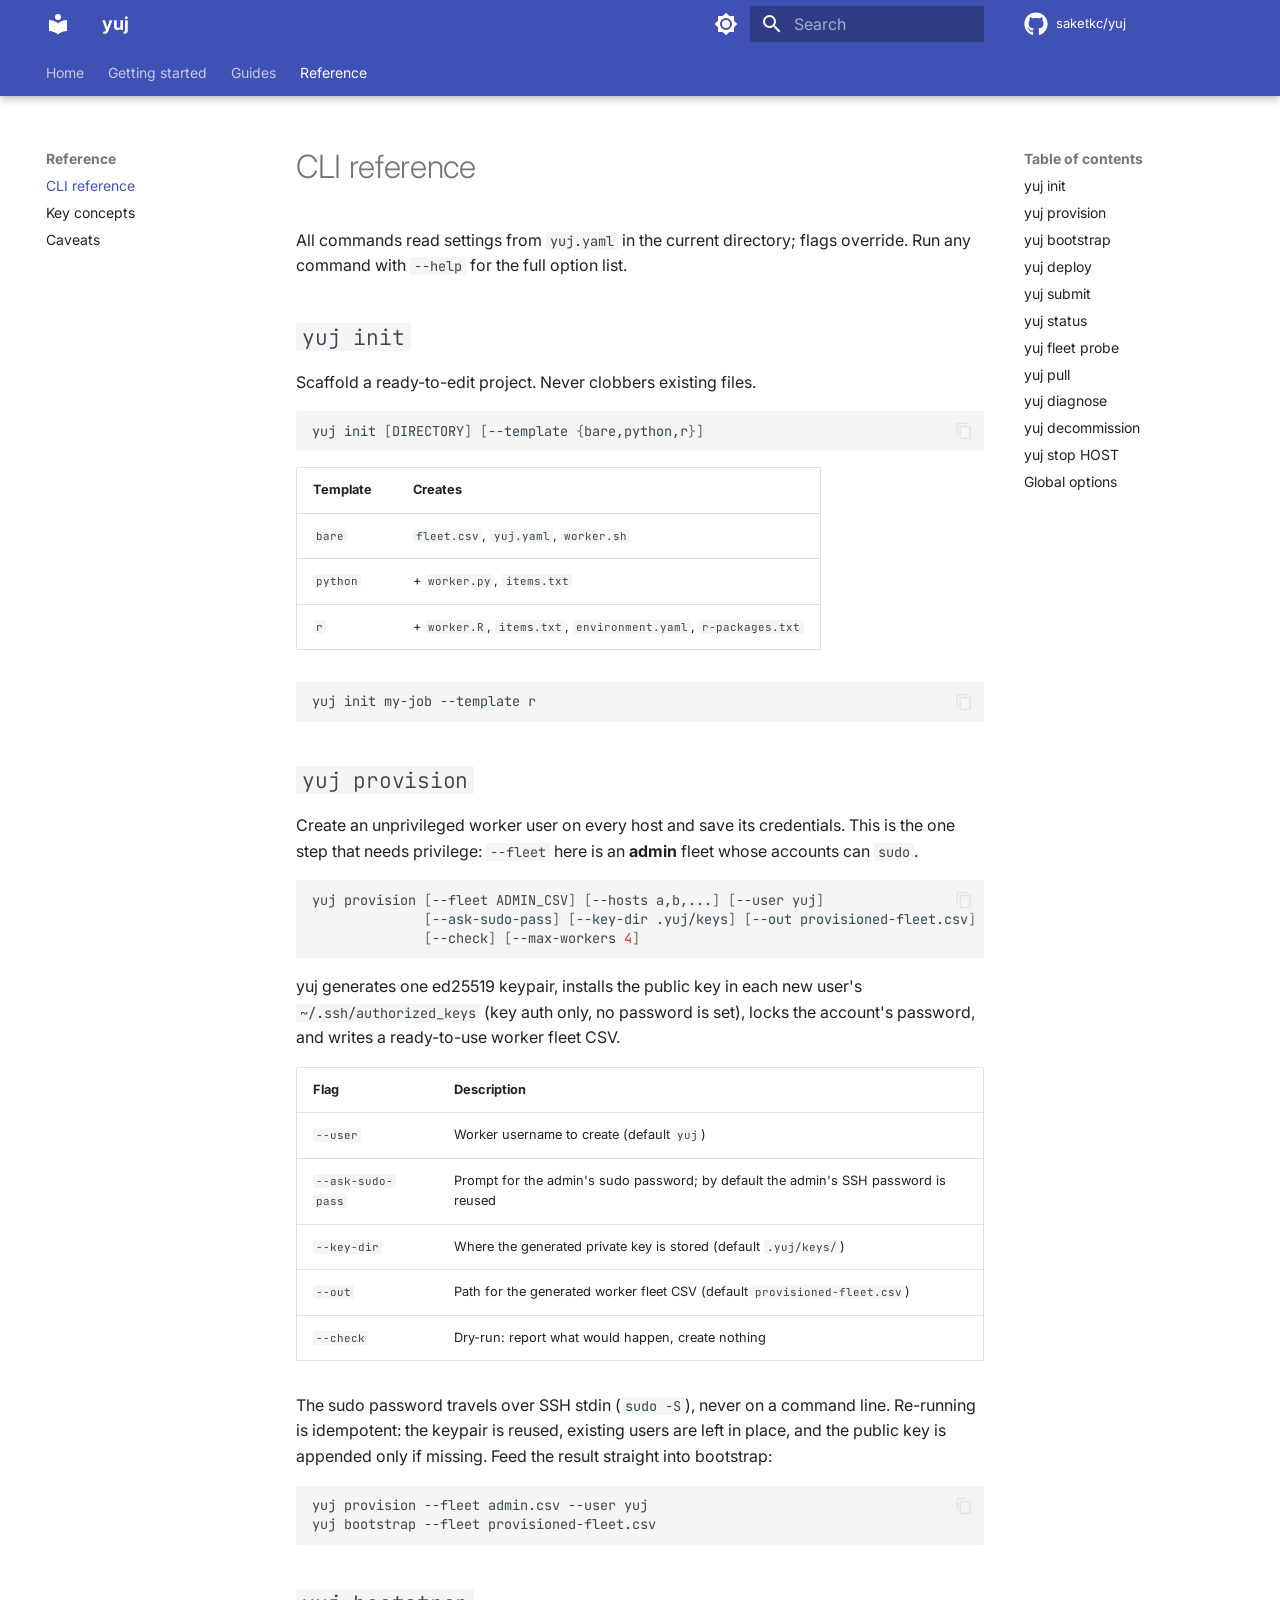
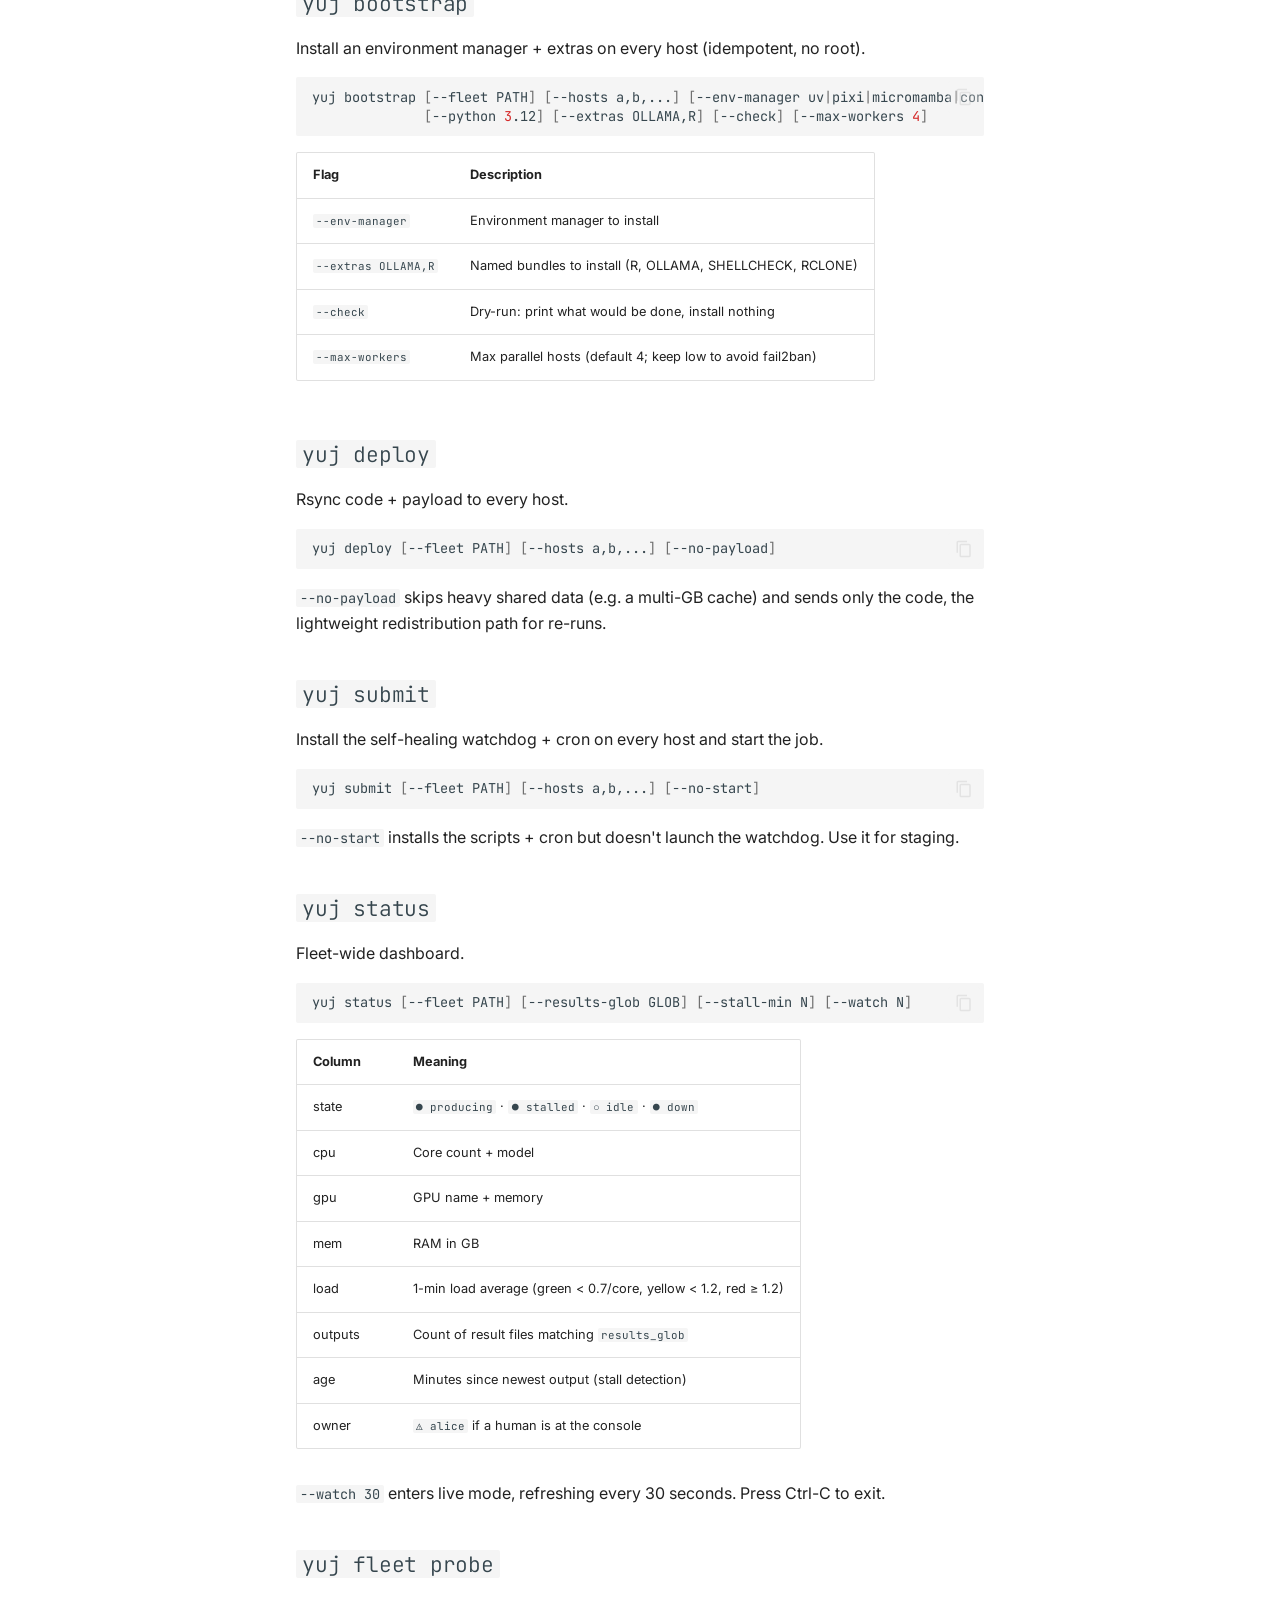
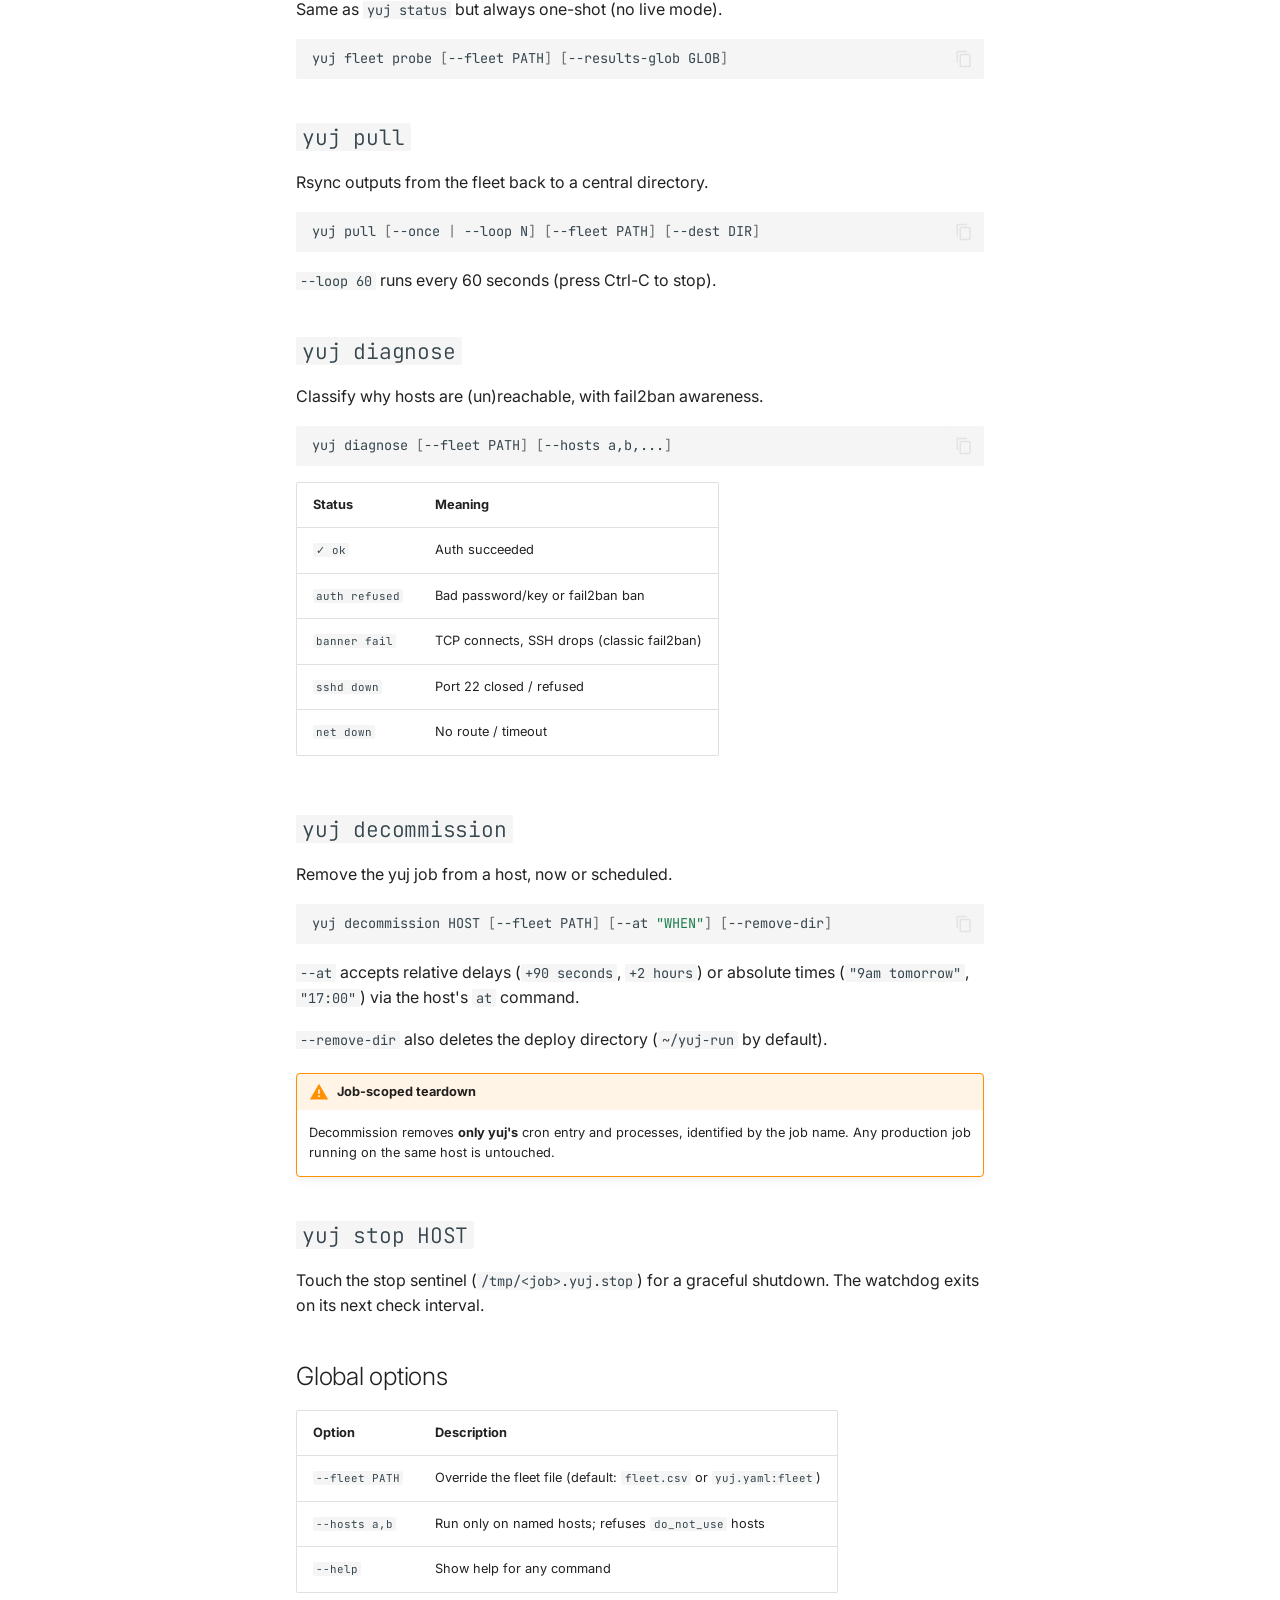
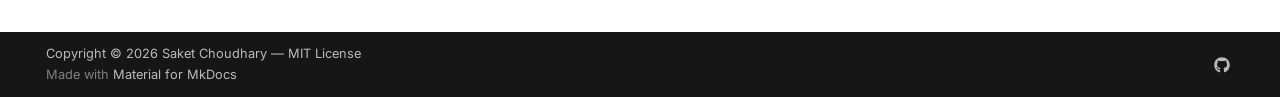
<file: cli/index.html>
<!doctype html><html lang=en class=no-js> <head><meta charset=utf-8><meta name=viewport content="width=device-width,initial-scale=1"><meta name=description content="A polite, daemon-less batch distributor for opportunistic SSH targets."><link href=https://saketkc.github.io/yuj/cli/ rel=canonical><link href=../testing/ rel=prev><link href=../concepts/ rel=next><link rel=icon href=../assets/images/favicon.png><meta name=generator content="mkdocs-1.6.1, mkdocs-material-9.7.6"><title>CLI reference - yuj</title><link rel=stylesheet href=../assets/stylesheets/main.484c7ddc.min.css><link rel=stylesheet href=../assets/stylesheets/palette.ab4e12ef.min.css><link rel=preconnect href=https://fonts.gstatic.com crossorigin><link rel=stylesheet href="https://fonts.googleapis.com/css?family=Inter:300,300i,400,400i,700,700i%7CJetBrains+Mono:400,400i,700,700i&display=fallback"><style>:root{--md-text-font:"Inter";--md-code-font:"JetBrains Mono"}</style><script>__md_scope=new URL("..",location),__md_hash=e=>[...e].reduce(((e,_)=>(e<<5)-e+_.charCodeAt(0)),0),__md_get=(e,_=localStorage,t=__md_scope)=>JSON.parse(_.getItem(t.pathname+"."+e)),__md_set=(e,_,t=localStorage,a=__md_scope)=>{try{t.setItem(a.pathname+"."+e,JSON.stringify(_))}catch(e){}}</script></head> <body dir=ltr data-md-color-scheme=default data-md-color-primary=indigo data-md-color-accent=indigo> <input class=md-toggle data-md-toggle=drawer type=checkbox id=__drawer autocomplete=off> <input class=md-toggle data-md-toggle=search type=checkbox id=__search autocomplete=off> <label class=md-overlay for=__drawer></label> <div data-md-component=skip> <a href=#cli-reference class=md-skip> Skip to content </a> </div> <div data-md-component=announce> </div> <header class="md-header md-header--shadow md-header--lifted" data-md-component=header> <nav class="md-header__inner md-grid" aria-label=Header> <a href=.. title=yuj class="md-header__button md-logo" aria-label=yuj data-md-component=logo> <svg xmlns=http://www.w3.org/2000/svg viewbox="0 0 24 24"><path d="M12 8a3 3 0 0 0 3-3 3 3 0 0 0-3-3 3 3 0 0 0-3 3 3 3 0 0 0 3 3m0 3.54C9.64 9.35 6.5 8 3 8v11c3.5 0 6.64 1.35 9 3.54 2.36-2.19 5.5-3.54 9-3.54V8c-3.5 0-6.64 1.35-9 3.54"/></svg> </a> <label class="md-header__button md-icon" for=__drawer> <svg xmlns=http://www.w3.org/2000/svg viewbox="0 0 24 24"><path d="M3 6h18v2H3zm0 5h18v2H3zm0 5h18v2H3z"/></svg> </label> <div class=md-header__title data-md-component=header-title> <div class=md-header__ellipsis> <div class=md-header__topic> <span class=md-ellipsis> yuj </span> </div> <div class=md-header__topic data-md-component=header-topic> <span class=md-ellipsis> CLI reference </span> </div> </div> </div> <form class=md-header__option data-md-component=palette> <input class=md-option data-md-color-media data-md-color-scheme=default data-md-color-primary=indigo data-md-color-accent=indigo aria-label="Switch to dark mode" type=radio name=__palette id=__palette_0> <label class="md-header__button md-icon" title="Switch to dark mode" for=__palette_1 hidden> <svg xmlns=http://www.w3.org/2000/svg viewbox="0 0 24 24"><path d="M12 8a4 4 0 0 0-4 4 4 4 0 0 0 4 4 4 4 0 0 0 4-4 4 4 0 0 0-4-4m0 10a6 6 0 0 1-6-6 6 6 0 0 1 6-6 6 6 0 0 1 6 6 6 6 0 0 1-6 6m8-9.31V4h-4.69L12 .69 8.69 4H4v4.69L.69 12 4 15.31V20h4.69L12 23.31 15.31 20H20v-4.69L23.31 12z"/></svg> </label> <input class=md-option data-md-color-media data-md-color-scheme=slate data-md-color-primary=indigo data-md-color-accent=indigo aria-label="Switch to light mode" type=radio name=__palette id=__palette_1> <label class="md-header__button md-icon" title="Switch to light mode" for=__palette_0 hidden> <svg xmlns=http://www.w3.org/2000/svg viewbox="0 0 24 24"><path d="M12 18c-.89 0-1.74-.2-2.5-.55C11.56 16.5 13 14.42 13 12s-1.44-4.5-3.5-5.45C10.26 6.2 11.11 6 12 6a6 6 0 0 1 6 6 6 6 0 0 1-6 6m8-9.31V4h-4.69L12 .69 8.69 4H4v4.69L.69 12 4 15.31V20h4.69L12 23.31 15.31 20H20v-4.69L23.31 12z"/></svg> </label> </form> <script>var palette=__md_get("__palette");if(palette&&palette.color){if("(prefers-color-scheme)"===palette.color.media){var media=matchMedia("(prefers-color-scheme: light)"),input=document.querySelector(media.matches?"[data-md-color-media='(prefers-color-scheme: light)']":"[data-md-color-media='(prefers-color-scheme: dark)']");palette.color.media=input.getAttribute("data-md-color-media"),palette.color.scheme=input.getAttribute("data-md-color-scheme"),palette.color.primary=input.getAttribute("data-md-color-primary"),palette.color.accent=input.getAttribute("data-md-color-accent")}for(var[key,value]of Object.entries(palette.color))document.body.setAttribute("data-md-color-"+key,value)}</script> <label class="md-header__button md-icon" for=__search> <svg xmlns=http://www.w3.org/2000/svg viewbox="0 0 24 24"><path d="M9.5 3A6.5 6.5 0 0 1 16 9.5c0 1.61-.59 3.09-1.56 4.23l.27.27h.79l5 5-1.5 1.5-5-5v-.79l-.27-.27A6.52 6.52 0 0 1 9.5 16 6.5 6.5 0 0 1 3 9.5 6.5 6.5 0 0 1 9.5 3m0 2C7 5 5 7 5 9.5S7 14 9.5 14 14 12 14 9.5 12 5 9.5 5"/></svg> </label> <div class=md-search data-md-component=search role=dialog> <label class=md-search__overlay for=__search></label> <div class=md-search__inner role=search> <form class=md-search__form name=search> <input type=text class=md-search__input name=query aria-label=Search placeholder=Search autocapitalize=off autocorrect=off autocomplete=off spellcheck=false data-md-component=search-query required> <label class="md-search__icon md-icon" for=__search> <svg xmlns=http://www.w3.org/2000/svg viewbox="0 0 24 24"><path d="M9.5 3A6.5 6.5 0 0 1 16 9.5c0 1.61-.59 3.09-1.56 4.23l.27.27h.79l5 5-1.5 1.5-5-5v-.79l-.27-.27A6.52 6.52 0 0 1 9.5 16 6.5 6.5 0 0 1 3 9.5 6.5 6.5 0 0 1 9.5 3m0 2C7 5 5 7 5 9.5S7 14 9.5 14 14 12 14 9.5 12 5 9.5 5"/></svg> <svg xmlns=http://www.w3.org/2000/svg viewbox="0 0 24 24"><path d="M20 11v2H8l5.5 5.5-1.42 1.42L4.16 12l7.92-7.92L13.5 5.5 8 11z"/></svg> </label> <nav class=md-search__options aria-label=Search> <button type=reset class="md-search__icon md-icon" title=Clear aria-label=Clear tabindex=-1> <svg xmlns=http://www.w3.org/2000/svg viewbox="0 0 24 24"><path d="M19 6.41 17.59 5 12 10.59 6.41 5 5 6.41 10.59 12 5 17.59 6.41 19 12 13.41 17.59 19 19 17.59 13.41 12z"/></svg> </button> </nav> <div class=md-search__suggest data-md-component=search-suggest></div> </form> <div class=md-search__output> <div class=md-search__scrollwrap tabindex=0 data-md-scrollfix> <div class=md-search-result data-md-component=search-result> <div class=md-search-result__meta> Initializing search </div> <ol class=md-search-result__list role=presentation></ol> </div> </div> </div> </div> </div> <div class=md-header__source> <a href=https://github.com/saketkc/yuj title="Go to repository" class=md-source data-md-component=source> <div class="md-source__icon md-icon"> <svg xmlns=http://www.w3.org/2000/svg viewbox="0 0 512 512"><!-- Font Awesome Free 7.1.0 by @fontawesome - https://fontawesome.com License - https://fontawesome.com/license/free (Icons: CC BY 4.0, Fonts: SIL OFL 1.1, Code: MIT License) Copyright 2025 Fonticons, Inc.--><path d="M173.9 397.4c0 2-2.3 3.6-5.2 3.6-3.3.3-5.6-1.3-5.6-3.6 0-2 2.3-3.6 5.2-3.6 3-.3 5.6 1.3 5.6 3.6m-31.1-4.5c-.7 2 1.3 4.3 4.3 4.9 2.6 1 5.6 0 6.2-2s-1.3-4.3-4.3-5.2c-2.6-.7-5.5.3-6.2 2.3m44.2-1.7c-2.9.7-4.9 2.6-4.6 4.9.3 2 2.9 3.3 5.9 2.6 2.9-.7 4.9-2.6 4.6-4.6-.3-1.9-3-3.2-5.9-2.9M252.8 8C114.1 8 8 113.3 8 252c0 110.9 69.8 205.8 169.5 239.2 12.8 2.3 17.3-5.6 17.3-12.1 0-6.2-.3-40.4-.3-61.4 0 0-70 15-84.7-29.8 0 0-11.4-29.1-27.8-36.6 0 0-22.9-15.7 1.6-15.4 0 0 24.9 2 38.6 25.8 21.9 38.6 58.6 27.5 72.9 20.9 2.3-16 8.8-27.1 16-33.7-55.9-6.2-112.3-14.3-112.3-110.5 0-27.5 7.6-41.3 23.6-58.9-2.6-6.5-11.1-33.3 2.6-67.9 20.9-6.5 69 27 69 27 20-5.6 41.5-8.5 62.8-8.5s42.8 2.9 62.8 8.5c0 0 48.1-33.6 69-27 13.7 34.7 5.2 61.4 2.6 67.9 16 17.7 25.8 31.5 25.8 58.9 0 96.5-58.9 104.2-114.8 110.5 9.2 7.9 17 22.9 17 46.4 0 33.7-.3 75.4-.3 83.6 0 6.5 4.6 14.4 17.3 12.1C436.2 457.8 504 362.9 504 252 504 113.3 391.5 8 252.8 8M105.2 352.9c-1.3 1-1 3.3.7 5.2 1.6 1.6 3.9 2.3 5.2 1 1.3-1 1-3.3-.7-5.2-1.6-1.6-3.9-2.3-5.2-1m-10.8-8.1c-.7 1.3.3 2.9 2.3 3.9 1.6 1 3.6.7 4.3-.7.7-1.3-.3-2.9-2.3-3.9-2-.6-3.6-.3-4.3.7m32.4 35.6c-1.6 1.3-1 4.3 1.3 6.2 2.3 2.3 5.2 2.6 6.5 1 1.3-1.3.7-4.3-1.3-6.2-2.2-2.3-5.2-2.6-6.5-1m-11.4-14.7c-1.6 1-1.6 3.6 0 5.9s4.3 3.3 5.6 2.3c1.6-1.3 1.6-3.9 0-6.2-1.4-2.3-4-3.3-5.6-2"/></svg> </div> <div class=md-source__repository> saketkc/yuj </div> </a> </div> </nav> <nav class=md-tabs aria-label=Tabs data-md-component=tabs> <div class=md-grid> <ul class=md-tabs__list> <li class=md-tabs__item> <a href=.. class=md-tabs__link> Home </a> </li> <li class=md-tabs__item> <a href=../install/ class=md-tabs__link> Getting started </a> </li> <li class=md-tabs__item> <a href=../r-users/ class=md-tabs__link> Guides </a> </li> <li class="md-tabs__item md-tabs__item--active"> <a href=./ class=md-tabs__link> Reference </a> </li> </ul> </div> </nav> </header> <div class=md-container data-md-component=container> <main class=md-main data-md-component=main> <div class="md-main__inner md-grid"> <div class="md-sidebar md-sidebar--primary" data-md-component=sidebar data-md-type=navigation> <div class=md-sidebar__scrollwrap> <div class=md-sidebar__inner> <nav class="md-nav md-nav--primary md-nav--lifted" aria-label=Navigation data-md-level=0> <label class=md-nav__title for=__drawer> <a href=.. title=yuj class="md-nav__button md-logo" aria-label=yuj data-md-component=logo> <svg xmlns=http://www.w3.org/2000/svg viewbox="0 0 24 24"><path d="M12 8a3 3 0 0 0 3-3 3 3 0 0 0-3-3 3 3 0 0 0-3 3 3 3 0 0 0 3 3m0 3.54C9.64 9.35 6.5 8 3 8v11c3.5 0 6.64 1.35 9 3.54 2.36-2.19 5.5-3.54 9-3.54V8c-3.5 0-6.64 1.35-9 3.54"/></svg> </a> yuj </label> <div class=md-nav__source> <a href=https://github.com/saketkc/yuj title="Go to repository" class=md-source data-md-component=source> <div class="md-source__icon md-icon"> <svg xmlns=http://www.w3.org/2000/svg viewbox="0 0 512 512"><!-- Font Awesome Free 7.1.0 by @fontawesome - https://fontawesome.com License - https://fontawesome.com/license/free (Icons: CC BY 4.0, Fonts: SIL OFL 1.1, Code: MIT License) Copyright 2025 Fonticons, Inc.--><path d="M173.9 397.4c0 2-2.3 3.6-5.2 3.6-3.3.3-5.6-1.3-5.6-3.6 0-2 2.3-3.6 5.2-3.6 3-.3 5.6 1.3 5.6 3.6m-31.1-4.5c-.7 2 1.3 4.3 4.3 4.9 2.6 1 5.6 0 6.2-2s-1.3-4.3-4.3-5.2c-2.6-.7-5.5.3-6.2 2.3m44.2-1.7c-2.9.7-4.9 2.6-4.6 4.9.3 2 2.9 3.3 5.9 2.6 2.9-.7 4.9-2.6 4.6-4.6-.3-1.9-3-3.2-5.9-2.9M252.8 8C114.1 8 8 113.3 8 252c0 110.9 69.8 205.8 169.5 239.2 12.8 2.3 17.3-5.6 17.3-12.1 0-6.2-.3-40.4-.3-61.4 0 0-70 15-84.7-29.8 0 0-11.4-29.1-27.8-36.6 0 0-22.9-15.7 1.6-15.4 0 0 24.9 2 38.6 25.8 21.9 38.6 58.6 27.5 72.9 20.9 2.3-16 8.8-27.1 16-33.7-55.9-6.2-112.3-14.3-112.3-110.5 0-27.5 7.6-41.3 23.6-58.9-2.6-6.5-11.1-33.3 2.6-67.9 20.9-6.5 69 27 69 27 20-5.6 41.5-8.5 62.8-8.5s42.8 2.9 62.8 8.5c0 0 48.1-33.6 69-27 13.7 34.7 5.2 61.4 2.6 67.9 16 17.7 25.8 31.5 25.8 58.9 0 96.5-58.9 104.2-114.8 110.5 9.2 7.9 17 22.9 17 46.4 0 33.7-.3 75.4-.3 83.6 0 6.5 4.6 14.4 17.3 12.1C436.2 457.8 504 362.9 504 252 504 113.3 391.5 8 252.8 8M105.2 352.9c-1.3 1-1 3.3.7 5.2 1.6 1.6 3.9 2.3 5.2 1 1.3-1 1-3.3-.7-5.2-1.6-1.6-3.9-2.3-5.2-1m-10.8-8.1c-.7 1.3.3 2.9 2.3 3.9 1.6 1 3.6.7 4.3-.7.7-1.3-.3-2.9-2.3-3.9-2-.6-3.6-.3-4.3.7m32.4 35.6c-1.6 1.3-1 4.3 1.3 6.2 2.3 2.3 5.2 2.6 6.5 1 1.3-1.3.7-4.3-1.3-6.2-2.2-2.3-5.2-2.6-6.5-1m-11.4-14.7c-1.6 1-1.6 3.6 0 5.9s4.3 3.3 5.6 2.3c1.6-1.3 1.6-3.9 0-6.2-1.4-2.3-4-3.3-5.6-2"/></svg> </div> <div class=md-source__repository> saketkc/yuj </div> </a> </div> <ul class=md-nav__list data-md-scrollfix> <li class=md-nav__item> <a href=.. class=md-nav__link> <span class=md-ellipsis> Home </span> </a> </li> <li class="md-nav__item md-nav__item--nested"> <input class="md-nav__toggle md-toggle " type=checkbox id=__nav_2> <label class=md-nav__link for=__nav_2 id=__nav_2_label tabindex=0> <span class=md-ellipsis> Getting started </span> <span class="md-nav__icon md-icon"></span> </label> <nav class=md-nav data-md-level=1 aria-labelledby=__nav_2_label aria-expanded=false> <label class=md-nav__title for=__nav_2> <span class="md-nav__icon md-icon"></span> Getting started </label> <ul class=md-nav__list data-md-scrollfix> <li class=md-nav__item> <a href=../install/ class=md-nav__link> <span class=md-ellipsis> Installation </span> </a> </li> <li class=md-nav__item> <a href=../quickstart/ class=md-nav__link> <span class=md-ellipsis> Quickstart (CLI) </span> </a> </li> </ul> </nav> </li> <li class="md-nav__item md-nav__item--nested"> <input class="md-nav__toggle md-toggle " type=checkbox id=__nav_3> <label class=md-nav__link for=__nav_3 id=__nav_3_label tabindex=0> <span class=md-ellipsis> Guides </span> <span class="md-nav__icon md-icon"></span> </label> <nav class=md-nav data-md-level=1 aria-labelledby=__nav_3_label aria-expanded=false> <label class=md-nav__title for=__nav_3> <span class="md-nav__icon md-icon"></span> Guides </label> <ul class=md-nav__list data-md-scrollfix> <li class=md-nav__item> <a href=../r-users/ class=md-nav__link> <span class=md-ellipsis> For R users </span> </a> </li> <li class=md-nav__item> <a href=../testing/ class=md-nav__link> <span class=md-ellipsis> Testing your setup </span> </a> </li> </ul> </nav> </li> <li class="md-nav__item md-nav__item--active md-nav__item--section md-nav__item--nested"> <input class="md-nav__toggle md-toggle " type=checkbox id=__nav_4 checked> <label class=md-nav__link for=__nav_4 id=__nav_4_label tabindex> <span class=md-ellipsis> Reference </span> <span class="md-nav__icon md-icon"></span> </label> <nav class=md-nav data-md-level=1 aria-labelledby=__nav_4_label aria-expanded=true> <label class=md-nav__title for=__nav_4> <span class="md-nav__icon md-icon"></span> Reference </label> <ul class=md-nav__list data-md-scrollfix> <li class="md-nav__item md-nav__item--active"> <input class="md-nav__toggle md-toggle" type=checkbox id=__toc> <label class="md-nav__link md-nav__link--active" for=__toc> <span class=md-ellipsis> CLI reference </span> <span class="md-nav__icon md-icon"></span> </label> <a href=./ class="md-nav__link md-nav__link--active"> <span class=md-ellipsis> CLI reference </span> </a> <nav class="md-nav md-nav--secondary" aria-label="Table of contents"> <label class=md-nav__title for=__toc> <span class="md-nav__icon md-icon"></span> Table of contents </label> <ul class=md-nav__list data-md-component=toc data-md-scrollfix> <li class=md-nav__item> <a href=#yuj-init class=md-nav__link> <span class=md-ellipsis> yuj init </span> </a> </li> <li class=md-nav__item> <a href=#yuj-provision class=md-nav__link> <span class=md-ellipsis> yuj provision </span> </a> </li> <li class=md-nav__item> <a href=#yuj-bootstrap class=md-nav__link> <span class=md-ellipsis> yuj bootstrap </span> </a> </li> <li class=md-nav__item> <a href=#yuj-deploy class=md-nav__link> <span class=md-ellipsis> yuj deploy </span> </a> </li> <li class=md-nav__item> <a href=#yuj-submit class=md-nav__link> <span class=md-ellipsis> yuj submit </span> </a> </li> <li class=md-nav__item> <a href=#yuj-status class=md-nav__link> <span class=md-ellipsis> yuj status </span> </a> </li> <li class=md-nav__item> <a href=#yuj-fleet-probe class=md-nav__link> <span class=md-ellipsis> yuj fleet probe </span> </a> </li> <li class=md-nav__item> <a href=#yuj-pull class=md-nav__link> <span class=md-ellipsis> yuj pull </span> </a> </li> <li class=md-nav__item> <a href=#yuj-diagnose class=md-nav__link> <span class=md-ellipsis> yuj diagnose </span> </a> </li> <li class=md-nav__item> <a href=#yuj-decommission class=md-nav__link> <span class=md-ellipsis> yuj decommission </span> </a> </li> <li class=md-nav__item> <a href=#yuj-stop-host class=md-nav__link> <span class=md-ellipsis> yuj stop HOST </span> </a> </li> <li class=md-nav__item> <a href=#global-options class=md-nav__link> <span class=md-ellipsis> Global options </span> </a> </li> </ul> </nav> </li> <li class=md-nav__item> <a href=../concepts/ class=md-nav__link> <span class=md-ellipsis> Key concepts </span> </a> </li> <li class=md-nav__item> <a href=../caveats/ class=md-nav__link> <span class=md-ellipsis> Caveats </span> </a> </li> </ul> </nav> </li> </ul> </nav> </div> </div> </div> <div class="md-sidebar md-sidebar--secondary" data-md-component=sidebar data-md-type=toc> <div class=md-sidebar__scrollwrap> <div class=md-sidebar__inner> <nav class="md-nav md-nav--secondary" aria-label="Table of contents"> <label class=md-nav__title for=__toc> <span class="md-nav__icon md-icon"></span> Table of contents </label> <ul class=md-nav__list data-md-component=toc data-md-scrollfix> <li class=md-nav__item> <a href=#yuj-init class=md-nav__link> <span class=md-ellipsis> yuj init </span> </a> </li> <li class=md-nav__item> <a href=#yuj-provision class=md-nav__link> <span class=md-ellipsis> yuj provision </span> </a> </li> <li class=md-nav__item> <a href=#yuj-bootstrap class=md-nav__link> <span class=md-ellipsis> yuj bootstrap </span> </a> </li> <li class=md-nav__item> <a href=#yuj-deploy class=md-nav__link> <span class=md-ellipsis> yuj deploy </span> </a> </li> <li class=md-nav__item> <a href=#yuj-submit class=md-nav__link> <span class=md-ellipsis> yuj submit </span> </a> </li> <li class=md-nav__item> <a href=#yuj-status class=md-nav__link> <span class=md-ellipsis> yuj status </span> </a> </li> <li class=md-nav__item> <a href=#yuj-fleet-probe class=md-nav__link> <span class=md-ellipsis> yuj fleet probe </span> </a> </li> <li class=md-nav__item> <a href=#yuj-pull class=md-nav__link> <span class=md-ellipsis> yuj pull </span> </a> </li> <li class=md-nav__item> <a href=#yuj-diagnose class=md-nav__link> <span class=md-ellipsis> yuj diagnose </span> </a> </li> <li class=md-nav__item> <a href=#yuj-decommission class=md-nav__link> <span class=md-ellipsis> yuj decommission </span> </a> </li> <li class=md-nav__item> <a href=#yuj-stop-host class=md-nav__link> <span class=md-ellipsis> yuj stop HOST </span> </a> </li> <li class=md-nav__item> <a href=#global-options class=md-nav__link> <span class=md-ellipsis> Global options </span> </a> </li> </ul> </nav> </div> </div> </div> <div class=md-content data-md-component=content> <article class="md-content__inner md-typeset"> <h1 id=cli-reference>CLI reference<a class=headerlink href=#cli-reference title="Permanent link">&para;</a></h1> <p>All commands read settings from <code>yuj.yaml</code> in the current directory; flags override. Run any command with <code>--help</code> for the full option list.</p> <h2 id=yuj-init><code>yuj init</code><a class=headerlink href=#yuj-init title="Permanent link">&para;</a></h2> <p>Scaffold a ready-to-edit project. Never clobbers existing files.</p> <div class="language-bash highlight"><pre><span></span><code><span id=__span-0-1><a id=__codelineno-0-1 name=__codelineno-0-1 href=#__codelineno-0-1></a>yuj<span class=w> </span>init<span class=w> </span><span class=o>[</span>DIRECTORY<span class=o>]</span><span class=w> </span><span class=o>[</span>--template<span class=w> </span><span class=o>{</span>bare,python,r<span class=o>}]</span>
</span></code></pre></div> <table> <thead> <tr> <th>Template</th> <th>Creates</th> </tr> </thead> <tbody> <tr> <td><code>bare</code></td> <td><code>fleet.csv</code>, <code>yuj.yaml</code>, <code>worker.sh</code></td> </tr> <tr> <td><code>python</code></td> <td>+ <code>worker.py</code>, <code>items.txt</code></td> </tr> <tr> <td><code>r</code></td> <td>+ <code>worker.R</code>, <code>items.txt</code>, <code>environment.yaml</code>, <code>r-packages.txt</code></td> </tr> </tbody> </table> <div class="language-bash highlight"><pre><span></span><code><span id=__span-1-1><a id=__codelineno-1-1 name=__codelineno-1-1 href=#__codelineno-1-1></a>yuj<span class=w> </span>init<span class=w> </span>my-job<span class=w> </span>--template<span class=w> </span>r
</span></code></pre></div> <h2 id=yuj-provision><code>yuj provision</code><a class=headerlink href=#yuj-provision title="Permanent link">&para;</a></h2> <p>Create an unprivileged worker user on every host and save its credentials. This is the one step that needs privilege: <code>--fleet</code> here is an <strong>admin</strong> fleet whose accounts can <code>sudo</code>.</p> <div class="language-bash highlight"><pre><span></span><code><span id=__span-2-1><a id=__codelineno-2-1 name=__codelineno-2-1 href=#__codelineno-2-1></a>yuj<span class=w> </span>provision<span class=w> </span><span class=o>[</span>--fleet<span class=w> </span>ADMIN_CSV<span class=o>]</span><span class=w> </span><span class=o>[</span>--hosts<span class=w> </span>a,b,...<span class=o>]</span><span class=w> </span><span class=o>[</span>--user<span class=w> </span>yuj<span class=o>]</span>
</span><span id=__span-2-2><a id=__codelineno-2-2 name=__codelineno-2-2 href=#__codelineno-2-2></a><span class=w>              </span><span class=o>[</span>--ask-sudo-pass<span class=o>]</span><span class=w> </span><span class=o>[</span>--key-dir<span class=w> </span>.yuj/keys<span class=o>]</span><span class=w> </span><span class=o>[</span>--out<span class=w> </span>provisioned-fleet.csv<span class=o>]</span>
</span><span id=__span-2-3><a id=__codelineno-2-3 name=__codelineno-2-3 href=#__codelineno-2-3></a><span class=w>              </span><span class=o>[</span>--check<span class=o>]</span><span class=w> </span><span class=o>[</span>--max-workers<span class=w> </span><span class=m>4</span><span class=o>]</span>
</span></code></pre></div> <p>yuj generates one ed25519 keypair, installs the public key in each new user's <code>~/.ssh/authorized_keys</code> (key auth only, no password is set), locks the account's password, and writes a ready-to-use worker fleet CSV.</p> <table> <thead> <tr> <th>Flag</th> <th>Description</th> </tr> </thead> <tbody> <tr> <td><code>--user</code></td> <td>Worker username to create (default <code>yuj</code>)</td> </tr> <tr> <td><code>--ask-sudo-pass</code></td> <td>Prompt for the admin's sudo password; by default the admin's SSH password is reused</td> </tr> <tr> <td><code>--key-dir</code></td> <td>Where the generated private key is stored (default <code>.yuj/keys/</code>)</td> </tr> <tr> <td><code>--out</code></td> <td>Path for the generated worker fleet CSV (default <code>provisioned-fleet.csv</code>)</td> </tr> <tr> <td><code>--check</code></td> <td>Dry-run: report what would happen, create nothing</td> </tr> </tbody> </table> <p>The sudo password travels over SSH stdin (<code>sudo -S</code>), never on a command line. Re-running is idempotent: the keypair is reused, existing users are left in place, and the public key is appended only if missing. Feed the result straight into bootstrap:</p> <div class="language-bash highlight"><pre><span></span><code><span id=__span-3-1><a id=__codelineno-3-1 name=__codelineno-3-1 href=#__codelineno-3-1></a>yuj<span class=w> </span>provision<span class=w> </span>--fleet<span class=w> </span>admin.csv<span class=w> </span>--user<span class=w> </span>yuj
</span><span id=__span-3-2><a id=__codelineno-3-2 name=__codelineno-3-2 href=#__codelineno-3-2></a>yuj<span class=w> </span>bootstrap<span class=w> </span>--fleet<span class=w> </span>provisioned-fleet.csv
</span></code></pre></div> <h2 id=yuj-bootstrap><code>yuj bootstrap</code><a class=headerlink href=#yuj-bootstrap title="Permanent link">&para;</a></h2> <p>Install an environment manager + extras on every host (idempotent, no root).</p> <div class="language-bash highlight"><pre><span></span><code><span id=__span-4-1><a id=__codelineno-4-1 name=__codelineno-4-1 href=#__codelineno-4-1></a>yuj<span class=w> </span>bootstrap<span class=w> </span><span class=o>[</span>--fleet<span class=w> </span>PATH<span class=o>]</span><span class=w> </span><span class=o>[</span>--hosts<span class=w> </span>a,b,...<span class=o>]</span><span class=w> </span><span class=o>[</span>--env-manager<span class=w> </span>uv<span class=p>|</span>pixi<span class=p>|</span>micromamba<span class=p>|</span>conda<span class=o>]</span>
</span><span id=__span-4-2><a id=__codelineno-4-2 name=__codelineno-4-2 href=#__codelineno-4-2></a><span class=w>              </span><span class=o>[</span>--python<span class=w> </span><span class=m>3</span>.12<span class=o>]</span><span class=w> </span><span class=o>[</span>--extras<span class=w> </span>OLLAMA,R<span class=o>]</span><span class=w> </span><span class=o>[</span>--check<span class=o>]</span><span class=w> </span><span class=o>[</span>--max-workers<span class=w> </span><span class=m>4</span><span class=o>]</span>
</span></code></pre></div> <table> <thead> <tr> <th>Flag</th> <th>Description</th> </tr> </thead> <tbody> <tr> <td><code>--env-manager</code></td> <td>Environment manager to install</td> </tr> <tr> <td><code>--extras OLLAMA,R</code></td> <td>Named bundles to install (R, OLLAMA, SHELLCHECK, RCLONE)</td> </tr> <tr> <td><code>--check</code></td> <td>Dry-run: print what would be done, install nothing</td> </tr> <tr> <td><code>--max-workers</code></td> <td>Max parallel hosts (default 4; keep low to avoid fail2ban)</td> </tr> </tbody> </table> <h2 id=yuj-deploy><code>yuj deploy</code><a class=headerlink href=#yuj-deploy title="Permanent link">&para;</a></h2> <p>Rsync code + payload to every host.</p> <div class="language-bash highlight"><pre><span></span><code><span id=__span-5-1><a id=__codelineno-5-1 name=__codelineno-5-1 href=#__codelineno-5-1></a>yuj<span class=w> </span>deploy<span class=w> </span><span class=o>[</span>--fleet<span class=w> </span>PATH<span class=o>]</span><span class=w> </span><span class=o>[</span>--hosts<span class=w> </span>a,b,...<span class=o>]</span><span class=w> </span><span class=o>[</span>--no-payload<span class=o>]</span>
</span></code></pre></div> <p><code>--no-payload</code> skips heavy shared data (e.g. a multi-GB cache) and sends only the code, the lightweight redistribution path for re-runs.</p> <h2 id=yuj-submit><code>yuj submit</code><a class=headerlink href=#yuj-submit title="Permanent link">&para;</a></h2> <p>Install the self-healing watchdog + cron on every host and start the job.</p> <div class="language-bash highlight"><pre><span></span><code><span id=__span-6-1><a id=__codelineno-6-1 name=__codelineno-6-1 href=#__codelineno-6-1></a>yuj<span class=w> </span>submit<span class=w> </span><span class=o>[</span>--fleet<span class=w> </span>PATH<span class=o>]</span><span class=w> </span><span class=o>[</span>--hosts<span class=w> </span>a,b,...<span class=o>]</span><span class=w> </span><span class=o>[</span>--no-start<span class=o>]</span>
</span></code></pre></div> <p><code>--no-start</code> installs the scripts + cron but doesn't launch the watchdog. Use it for staging.</p> <h2 id=yuj-status><code>yuj status</code><a class=headerlink href=#yuj-status title="Permanent link">&para;</a></h2> <p>Fleet-wide dashboard.</p> <div class="language-bash highlight"><pre><span></span><code><span id=__span-7-1><a id=__codelineno-7-1 name=__codelineno-7-1 href=#__codelineno-7-1></a>yuj<span class=w> </span>status<span class=w> </span><span class=o>[</span>--fleet<span class=w> </span>PATH<span class=o>]</span><span class=w> </span><span class=o>[</span>--results-glob<span class=w> </span>GLOB<span class=o>]</span><span class=w> </span><span class=o>[</span>--stall-min<span class=w> </span>N<span class=o>]</span><span class=w> </span><span class=o>[</span>--watch<span class=w> </span>N<span class=o>]</span>
</span></code></pre></div> <table> <thead> <tr> <th>Column</th> <th>Meaning</th> </tr> </thead> <tbody> <tr> <td>state</td> <td><code>● producing</code> · <code>● stalled</code> · <code>○ idle</code> · <code>● down</code></td> </tr> <tr> <td>cpu</td> <td>Core count + model</td> </tr> <tr> <td>gpu</td> <td>GPU name + memory</td> </tr> <tr> <td>mem</td> <td>RAM in GB</td> </tr> <tr> <td>load</td> <td>1-min load average (green &lt; 0.7/core, yellow &lt; 1.2, red ≥ 1.2)</td> </tr> <tr> <td>outputs</td> <td>Count of result files matching <code>results_glob</code></td> </tr> <tr> <td>age</td> <td>Minutes since newest output (stall detection)</td> </tr> <tr> <td>owner</td> <td><code>⚠ alice</code> if a human is at the console</td> </tr> </tbody> </table> <p><code>--watch 30</code> enters live mode, refreshing every 30 seconds. Press Ctrl-C to exit.</p> <h2 id=yuj-fleet-probe><code>yuj fleet probe</code><a class=headerlink href=#yuj-fleet-probe title="Permanent link">&para;</a></h2> <p>Same as <code>yuj status</code> but always one-shot (no live mode).</p> <div class="language-bash highlight"><pre><span></span><code><span id=__span-8-1><a id=__codelineno-8-1 name=__codelineno-8-1 href=#__codelineno-8-1></a>yuj<span class=w> </span>fleet<span class=w> </span>probe<span class=w> </span><span class=o>[</span>--fleet<span class=w> </span>PATH<span class=o>]</span><span class=w> </span><span class=o>[</span>--results-glob<span class=w> </span>GLOB<span class=o>]</span>
</span></code></pre></div> <h2 id=yuj-pull><code>yuj pull</code><a class=headerlink href=#yuj-pull title="Permanent link">&para;</a></h2> <p>Rsync outputs from the fleet back to a central directory.</p> <div class="language-bash highlight"><pre><span></span><code><span id=__span-9-1><a id=__codelineno-9-1 name=__codelineno-9-1 href=#__codelineno-9-1></a>yuj<span class=w> </span>pull<span class=w> </span><span class=o>[</span>--once<span class=w> </span><span class=p>|</span><span class=w> </span>--loop<span class=w> </span>N<span class=o>]</span><span class=w> </span><span class=o>[</span>--fleet<span class=w> </span>PATH<span class=o>]</span><span class=w> </span><span class=o>[</span>--dest<span class=w> </span>DIR<span class=o>]</span>
</span></code></pre></div> <p><code>--loop 60</code> runs every 60 seconds (press Ctrl-C to stop).</p> <h2 id=yuj-diagnose><code>yuj diagnose</code><a class=headerlink href=#yuj-diagnose title="Permanent link">&para;</a></h2> <p>Classify why hosts are (un)reachable, with fail2ban awareness.</p> <div class="language-bash highlight"><pre><span></span><code><span id=__span-10-1><a id=__codelineno-10-1 name=__codelineno-10-1 href=#__codelineno-10-1></a>yuj<span class=w> </span>diagnose<span class=w> </span><span class=o>[</span>--fleet<span class=w> </span>PATH<span class=o>]</span><span class=w> </span><span class=o>[</span>--hosts<span class=w> </span>a,b,...<span class=o>]</span>
</span></code></pre></div> <table> <thead> <tr> <th>Status</th> <th>Meaning</th> </tr> </thead> <tbody> <tr> <td><code>✓ ok</code></td> <td>Auth succeeded</td> </tr> <tr> <td><code>auth refused</code></td> <td>Bad password/key or fail2ban ban</td> </tr> <tr> <td><code>banner fail</code></td> <td>TCP connects, SSH drops (classic fail2ban)</td> </tr> <tr> <td><code>sshd down</code></td> <td>Port 22 closed / refused</td> </tr> <tr> <td><code>net down</code></td> <td>No route / timeout</td> </tr> </tbody> </table> <h2 id=yuj-decommission><code>yuj decommission</code><a class=headerlink href=#yuj-decommission title="Permanent link">&para;</a></h2> <p>Remove the yuj job from a host, now or scheduled.</p> <div class="language-bash highlight"><pre><span></span><code><span id=__span-11-1><a id=__codelineno-11-1 name=__codelineno-11-1 href=#__codelineno-11-1></a>yuj<span class=w> </span>decommission<span class=w> </span>HOST<span class=w> </span><span class=o>[</span>--fleet<span class=w> </span>PATH<span class=o>]</span><span class=w> </span><span class=o>[</span>--at<span class=w> </span><span class=s2>&quot;WHEN&quot;</span><span class=o>]</span><span class=w> </span><span class=o>[</span>--remove-dir<span class=o>]</span>
</span></code></pre></div> <p><code>--at</code> accepts relative delays (<code>+90 seconds</code>, <code>+2 hours</code>) or absolute times (<code>"9am tomorrow"</code>, <code>"17:00"</code>) via the host's <code>at</code> command.</p> <p><code>--remove-dir</code> also deletes the deploy directory (<code>~/yuj-run</code> by default).</p> <div class="admonition warning"> <p class=admonition-title>Job-scoped teardown</p> <p>Decommission removes <strong>only yuj's</strong> cron entry and processes, identified by the job name. Any production job running on the same host is untouched.</p> </div> <h2 id=yuj-stop-host><code>yuj stop HOST</code><a class=headerlink href=#yuj-stop-host title="Permanent link">&para;</a></h2> <p>Touch the stop sentinel (<code>/tmp/&lt;job&gt;.yuj.stop</code>) for a graceful shutdown. The watchdog exits on its next check interval.</p> <h2 id=global-options>Global options<a class=headerlink href=#global-options title="Permanent link">&para;</a></h2> <table> <thead> <tr> <th>Option</th> <th>Description</th> </tr> </thead> <tbody> <tr> <td><code>--fleet PATH</code></td> <td>Override the fleet file (default: <code>fleet.csv</code> or <code>yuj.yaml:fleet</code>)</td> </tr> <tr> <td><code>--hosts a,b</code></td> <td>Run only on named hosts; refuses <code>do_not_use</code> hosts</td> </tr> <tr> <td><code>--help</code></td> <td>Show help for any command</td> </tr> </tbody> </table> </article> </div> <script>var tabs=__md_get("__tabs");if(Array.isArray(tabs))e:for(var set of document.querySelectorAll(".tabbed-set")){var labels=set.querySelector(".tabbed-labels");for(var tab of tabs)for(var label of labels.getElementsByTagName("label"))if(label.innerText.trim()===tab){var input=document.getElementById(label.htmlFor);input.checked=!0;continue e}}</script> <script>var target=document.getElementById(location.hash.slice(1));target&&target.name&&(target.checked=target.name.startsWith("__tabbed_"))</script> </div> <button type=button class="md-top md-icon" data-md-component=top hidden> <svg xmlns=http://www.w3.org/2000/svg viewbox="0 0 24 24"><path d="M13 20h-2V8l-5.5 5.5-1.42-1.42L12 4.16l7.92 7.92-1.42 1.42L13 8z"/></svg> Back to top </button> </main> <footer class=md-footer> <div class="md-footer-meta md-typeset"> <div class="md-footer-meta__inner md-grid"> <div class=md-copyright> <div class=md-copyright__highlight> Copyright &copy; 2026 Saket Choudhary — MIT License </div> Made with <a href=https://squidfunk.github.io/mkdocs-material/ target=_blank rel=noopener> Material for MkDocs </a> </div> <div class=md-social> <a href=https://github.com/saketkc/yuj target=_blank rel=noopener title=github.com class=md-social__link> <svg xmlns=http://www.w3.org/2000/svg viewbox="0 0 512 512"><!-- Font Awesome Free 7.1.0 by @fontawesome - https://fontawesome.com License - https://fontawesome.com/license/free (Icons: CC BY 4.0, Fonts: SIL OFL 1.1, Code: MIT License) Copyright 2025 Fonticons, Inc.--><path d="M173.9 397.4c0 2-2.3 3.6-5.2 3.6-3.3.3-5.6-1.3-5.6-3.6 0-2 2.3-3.6 5.2-3.6 3-.3 5.6 1.3 5.6 3.6m-31.1-4.5c-.7 2 1.3 4.3 4.3 4.9 2.6 1 5.6 0 6.2-2s-1.3-4.3-4.3-5.2c-2.6-.7-5.5.3-6.2 2.3m44.2-1.7c-2.9.7-4.9 2.6-4.6 4.9.3 2 2.9 3.3 5.9 2.6 2.9-.7 4.9-2.6 4.6-4.6-.3-1.9-3-3.2-5.9-2.9M252.8 8C114.1 8 8 113.3 8 252c0 110.9 69.8 205.8 169.5 239.2 12.8 2.3 17.3-5.6 17.3-12.1 0-6.2-.3-40.4-.3-61.4 0 0-70 15-84.7-29.8 0 0-11.4-29.1-27.8-36.6 0 0-22.9-15.7 1.6-15.4 0 0 24.9 2 38.6 25.8 21.9 38.6 58.6 27.5 72.9 20.9 2.3-16 8.8-27.1 16-33.7-55.9-6.2-112.3-14.3-112.3-110.5 0-27.5 7.6-41.3 23.6-58.9-2.6-6.5-11.1-33.3 2.6-67.9 20.9-6.5 69 27 69 27 20-5.6 41.5-8.5 62.8-8.5s42.8 2.9 62.8 8.5c0 0 48.1-33.6 69-27 13.7 34.7 5.2 61.4 2.6 67.9 16 17.7 25.8 31.5 25.8 58.9 0 96.5-58.9 104.2-114.8 110.5 9.2 7.9 17 22.9 17 46.4 0 33.7-.3 75.4-.3 83.6 0 6.5 4.6 14.4 17.3 12.1C436.2 457.8 504 362.9 504 252 504 113.3 391.5 8 252.8 8M105.2 352.9c-1.3 1-1 3.3.7 5.2 1.6 1.6 3.9 2.3 5.2 1 1.3-1 1-3.3-.7-5.2-1.6-1.6-3.9-2.3-5.2-1m-10.8-8.1c-.7 1.3.3 2.9 2.3 3.9 1.6 1 3.6.7 4.3-.7.7-1.3-.3-2.9-2.3-3.9-2-.6-3.6-.3-4.3.7m32.4 35.6c-1.6 1.3-1 4.3 1.3 6.2 2.3 2.3 5.2 2.6 6.5 1 1.3-1.3.7-4.3-1.3-6.2-2.2-2.3-5.2-2.6-6.5-1m-11.4-14.7c-1.6 1-1.6 3.6 0 5.9s4.3 3.3 5.6 2.3c1.6-1.3 1.6-3.9 0-6.2-1.4-2.3-4-3.3-5.6-2"/></svg> </a> </div> </div> </div> </footer> </div> <div class=md-dialog data-md-component=dialog> <div class="md-dialog__inner md-typeset"></div> </div> <script id=__config type=application/json>{"annotate": null, "base": "..", "features": ["navigation.instant", "navigation.sections", "navigation.tabs", "navigation.tabs.sticky", "navigation.top", "search.highlight", "search.suggest", "content.code.copy", "content.code.annotate", "content.tabs.link"], "search": "../assets/javascripts/workers/search.2c215733.min.js", "tags": null, "translations": {"clipboard.copied": "Copied to clipboard", "clipboard.copy": "Copy to clipboard", "search.result.more.one": "1 more on this page", "search.result.more.other": "# more on this page", "search.result.none": "No matching documents", "search.result.one": "1 matching document", "search.result.other": "# matching documents", "search.result.placeholder": "Type to start searching", "search.result.term.missing": "Missing", "select.version": "Select version"}, "version": null}</script> <script src=../assets/javascripts/bundle.79ae519e.min.js></script> </body> </html>
</file>
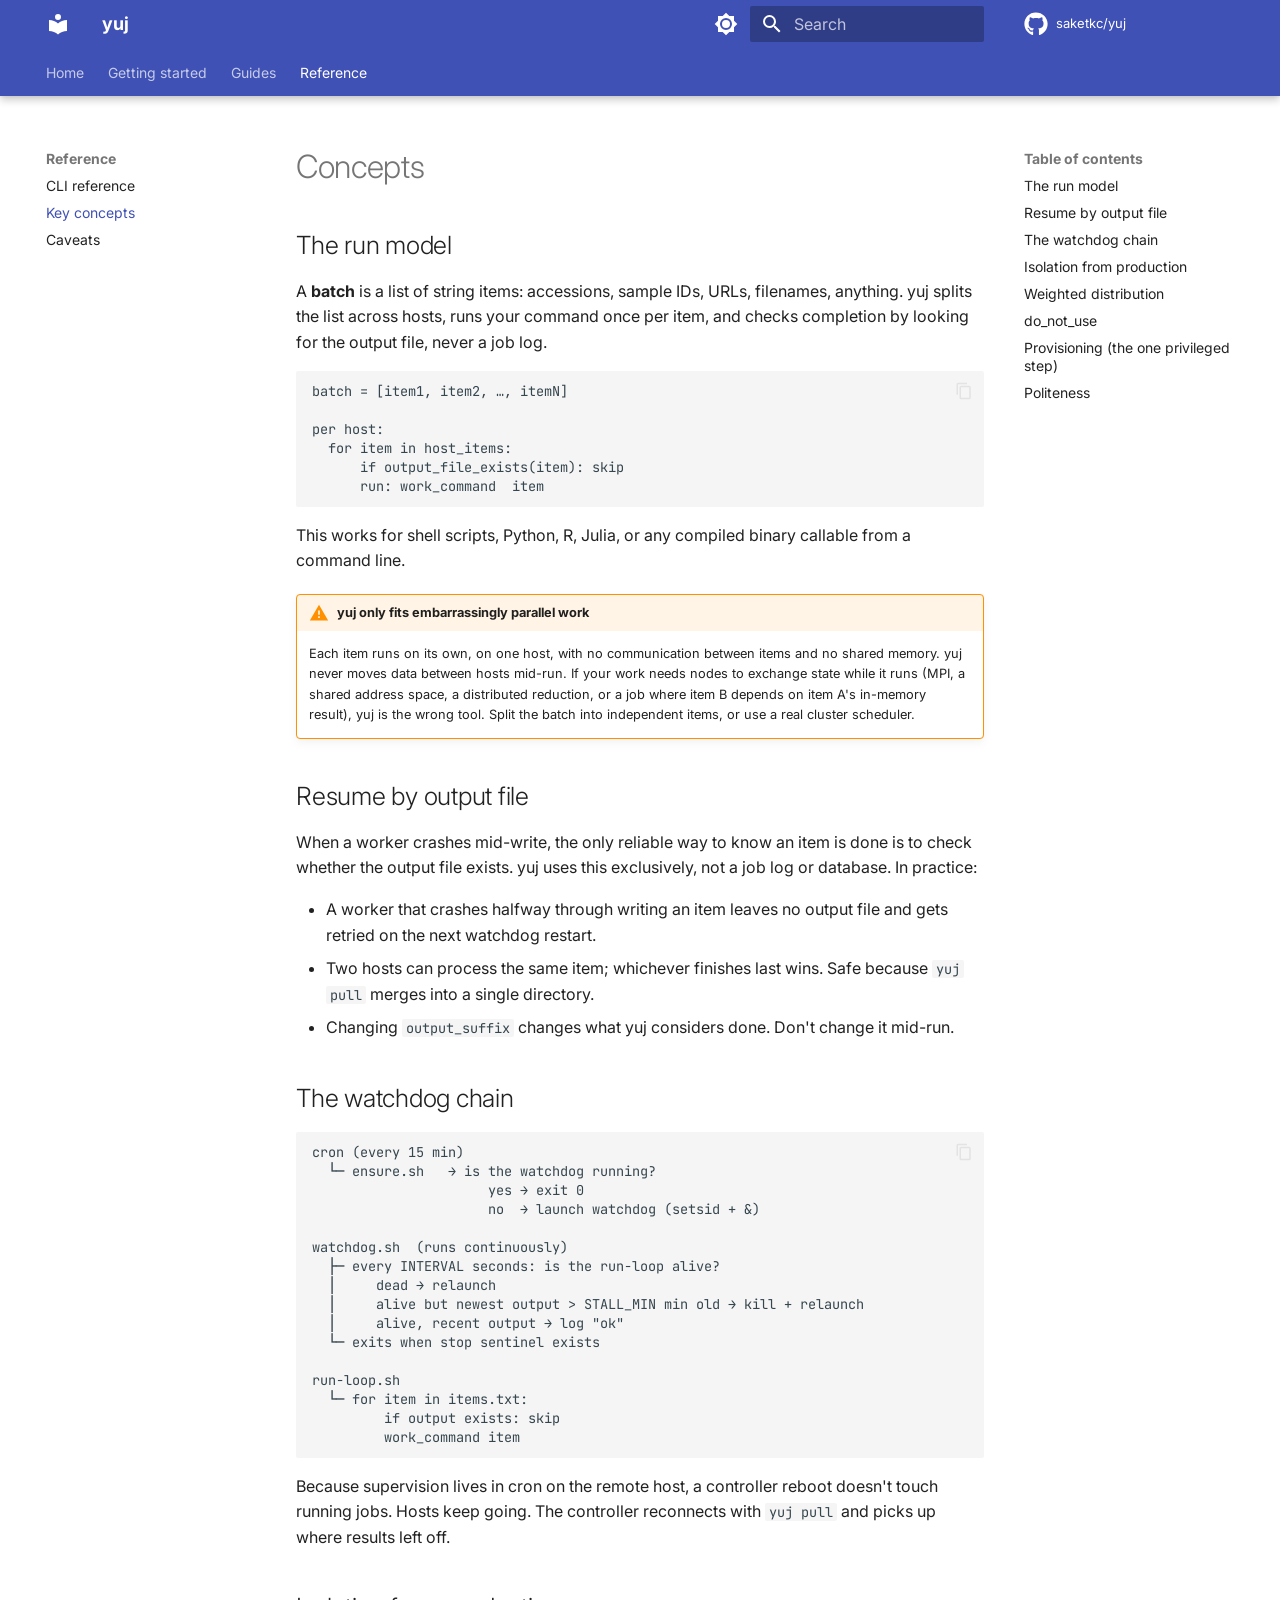
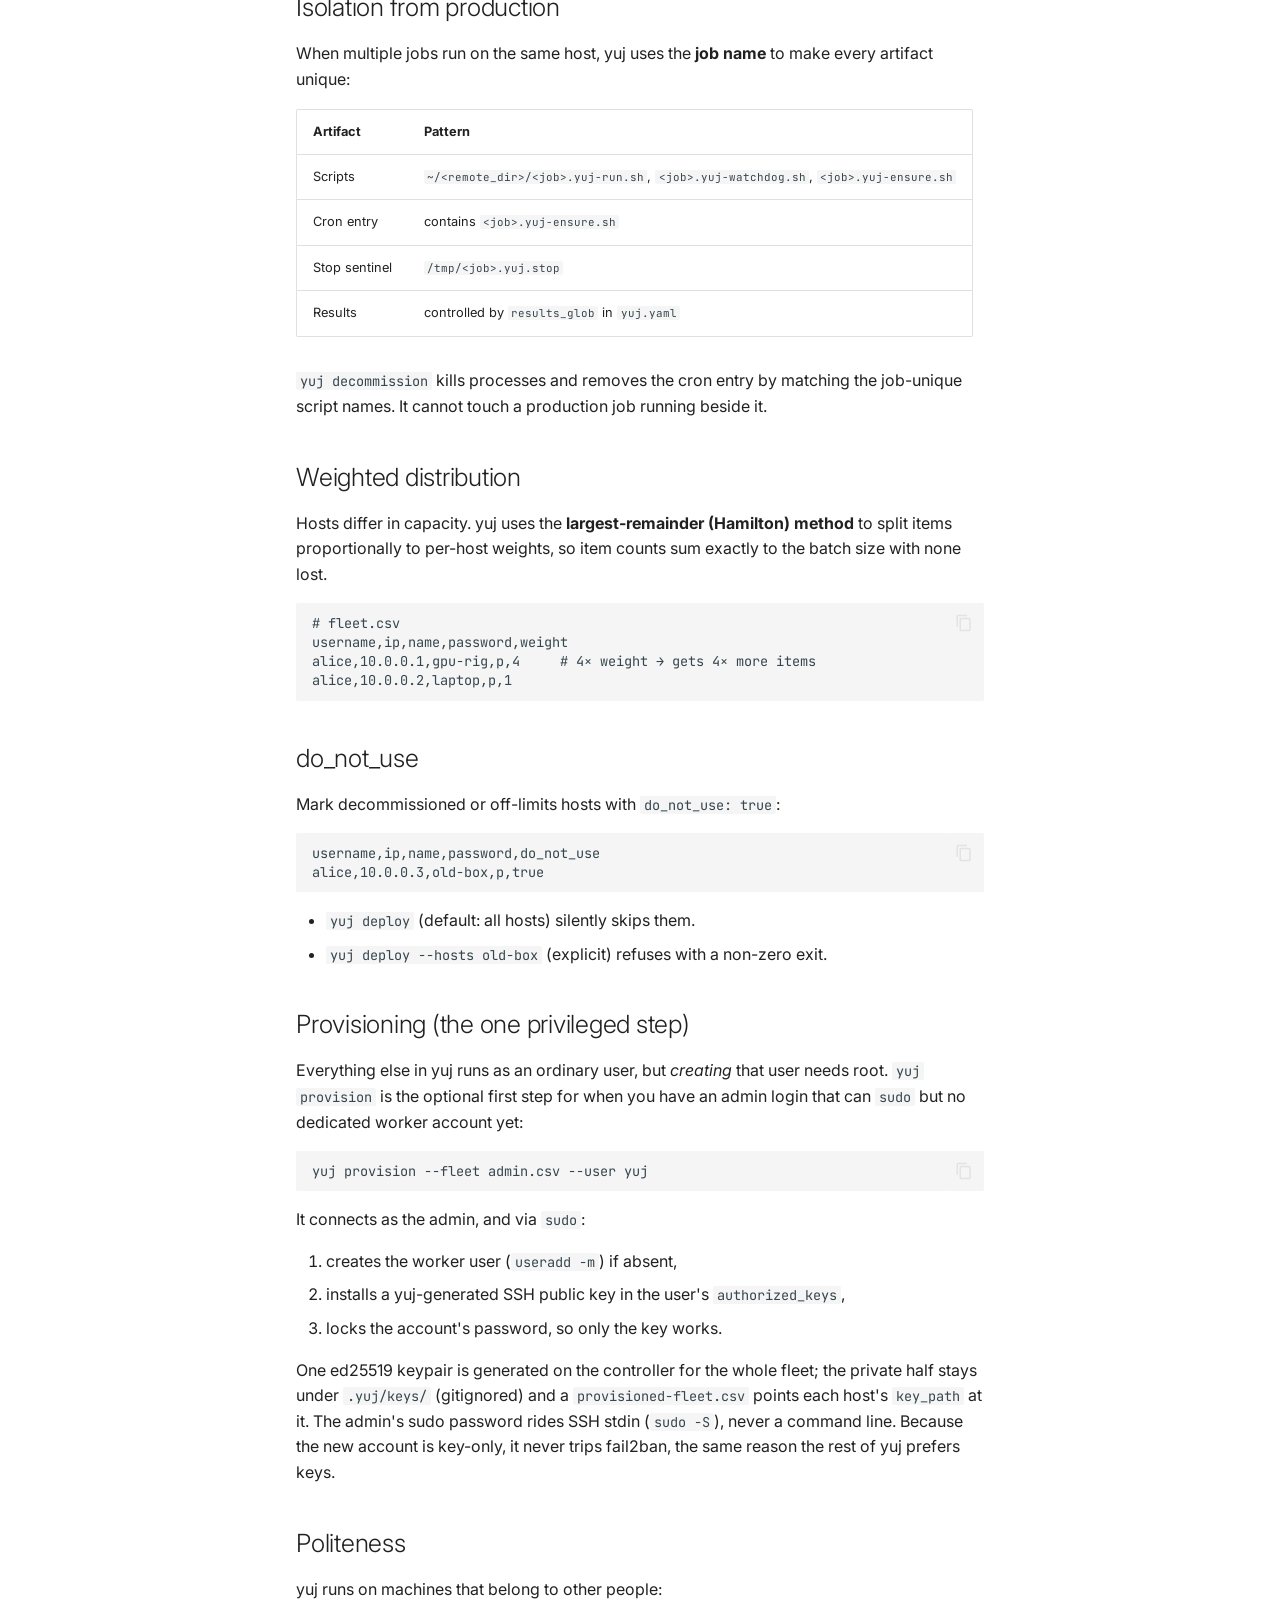
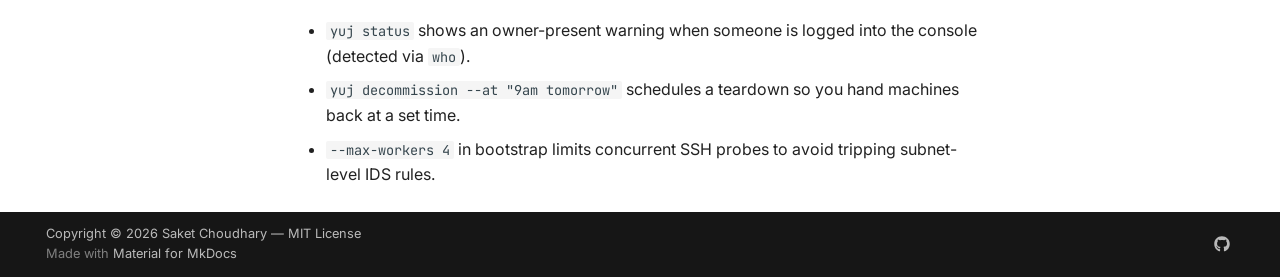
<file: concepts/index.html>
<!doctype html><html lang=en class=no-js> <head><meta charset=utf-8><meta name=viewport content="width=device-width,initial-scale=1"><meta name=description content="A polite, daemon-less batch distributor for opportunistic SSH targets."><link href=https://saketkc.github.io/yuj/concepts/ rel=canonical><link href=../cli/ rel=prev><link href=../caveats/ rel=next><link rel=icon href=../assets/images/favicon.png><meta name=generator content="mkdocs-1.6.1, mkdocs-material-9.7.6"><title>Key concepts - yuj</title><link rel=stylesheet href=../assets/stylesheets/main.484c7ddc.min.css><link rel=stylesheet href=../assets/stylesheets/palette.ab4e12ef.min.css><link rel=preconnect href=https://fonts.gstatic.com crossorigin><link rel=stylesheet href="https://fonts.googleapis.com/css?family=Inter:300,300i,400,400i,700,700i%7CJetBrains+Mono:400,400i,700,700i&display=fallback"><style>:root{--md-text-font:"Inter";--md-code-font:"JetBrains Mono"}</style><script>__md_scope=new URL("..",location),__md_hash=e=>[...e].reduce(((e,_)=>(e<<5)-e+_.charCodeAt(0)),0),__md_get=(e,_=localStorage,t=__md_scope)=>JSON.parse(_.getItem(t.pathname+"."+e)),__md_set=(e,_,t=localStorage,a=__md_scope)=>{try{t.setItem(a.pathname+"."+e,JSON.stringify(_))}catch(e){}}</script></head> <body dir=ltr data-md-color-scheme=default data-md-color-primary=indigo data-md-color-accent=indigo> <input class=md-toggle data-md-toggle=drawer type=checkbox id=__drawer autocomplete=off> <input class=md-toggle data-md-toggle=search type=checkbox id=__search autocomplete=off> <label class=md-overlay for=__drawer></label> <div data-md-component=skip> <a href=#concepts class=md-skip> Skip to content </a> </div> <div data-md-component=announce> </div> <header class="md-header md-header--shadow md-header--lifted" data-md-component=header> <nav class="md-header__inner md-grid" aria-label=Header> <a href=.. title=yuj class="md-header__button md-logo" aria-label=yuj data-md-component=logo> <svg xmlns=http://www.w3.org/2000/svg viewbox="0 0 24 24"><path d="M12 8a3 3 0 0 0 3-3 3 3 0 0 0-3-3 3 3 0 0 0-3 3 3 3 0 0 0 3 3m0 3.54C9.64 9.35 6.5 8 3 8v11c3.5 0 6.64 1.35 9 3.54 2.36-2.19 5.5-3.54 9-3.54V8c-3.5 0-6.64 1.35-9 3.54"/></svg> </a> <label class="md-header__button md-icon" for=__drawer> <svg xmlns=http://www.w3.org/2000/svg viewbox="0 0 24 24"><path d="M3 6h18v2H3zm0 5h18v2H3zm0 5h18v2H3z"/></svg> </label> <div class=md-header__title data-md-component=header-title> <div class=md-header__ellipsis> <div class=md-header__topic> <span class=md-ellipsis> yuj </span> </div> <div class=md-header__topic data-md-component=header-topic> <span class=md-ellipsis> Key concepts </span> </div> </div> </div> <form class=md-header__option data-md-component=palette> <input class=md-option data-md-color-media data-md-color-scheme=default data-md-color-primary=indigo data-md-color-accent=indigo aria-label="Switch to dark mode" type=radio name=__palette id=__palette_0> <label class="md-header__button md-icon" title="Switch to dark mode" for=__palette_1 hidden> <svg xmlns=http://www.w3.org/2000/svg viewbox="0 0 24 24"><path d="M12 8a4 4 0 0 0-4 4 4 4 0 0 0 4 4 4 4 0 0 0 4-4 4 4 0 0 0-4-4m0 10a6 6 0 0 1-6-6 6 6 0 0 1 6-6 6 6 0 0 1 6 6 6 6 0 0 1-6 6m8-9.31V4h-4.69L12 .69 8.69 4H4v4.69L.69 12 4 15.31V20h4.69L12 23.31 15.31 20H20v-4.69L23.31 12z"/></svg> </label> <input class=md-option data-md-color-media data-md-color-scheme=slate data-md-color-primary=indigo data-md-color-accent=indigo aria-label="Switch to light mode" type=radio name=__palette id=__palette_1> <label class="md-header__button md-icon" title="Switch to light mode" for=__palette_0 hidden> <svg xmlns=http://www.w3.org/2000/svg viewbox="0 0 24 24"><path d="M12 18c-.89 0-1.74-.2-2.5-.55C11.56 16.5 13 14.42 13 12s-1.44-4.5-3.5-5.45C10.26 6.2 11.11 6 12 6a6 6 0 0 1 6 6 6 6 0 0 1-6 6m8-9.31V4h-4.69L12 .69 8.69 4H4v4.69L.69 12 4 15.31V20h4.69L12 23.31 15.31 20H20v-4.69L23.31 12z"/></svg> </label> </form> <script>var palette=__md_get("__palette");if(palette&&palette.color){if("(prefers-color-scheme)"===palette.color.media){var media=matchMedia("(prefers-color-scheme: light)"),input=document.querySelector(media.matches?"[data-md-color-media='(prefers-color-scheme: light)']":"[data-md-color-media='(prefers-color-scheme: dark)']");palette.color.media=input.getAttribute("data-md-color-media"),palette.color.scheme=input.getAttribute("data-md-color-scheme"),palette.color.primary=input.getAttribute("data-md-color-primary"),palette.color.accent=input.getAttribute("data-md-color-accent")}for(var[key,value]of Object.entries(palette.color))document.body.setAttribute("data-md-color-"+key,value)}</script> <label class="md-header__button md-icon" for=__search> <svg xmlns=http://www.w3.org/2000/svg viewbox="0 0 24 24"><path d="M9.5 3A6.5 6.5 0 0 1 16 9.5c0 1.61-.59 3.09-1.56 4.23l.27.27h.79l5 5-1.5 1.5-5-5v-.79l-.27-.27A6.52 6.52 0 0 1 9.5 16 6.5 6.5 0 0 1 3 9.5 6.5 6.5 0 0 1 9.5 3m0 2C7 5 5 7 5 9.5S7 14 9.5 14 14 12 14 9.5 12 5 9.5 5"/></svg> </label> <div class=md-search data-md-component=search role=dialog> <label class=md-search__overlay for=__search></label> <div class=md-search__inner role=search> <form class=md-search__form name=search> <input type=text class=md-search__input name=query aria-label=Search placeholder=Search autocapitalize=off autocorrect=off autocomplete=off spellcheck=false data-md-component=search-query required> <label class="md-search__icon md-icon" for=__search> <svg xmlns=http://www.w3.org/2000/svg viewbox="0 0 24 24"><path d="M9.5 3A6.5 6.5 0 0 1 16 9.5c0 1.61-.59 3.09-1.56 4.23l.27.27h.79l5 5-1.5 1.5-5-5v-.79l-.27-.27A6.52 6.52 0 0 1 9.5 16 6.5 6.5 0 0 1 3 9.5 6.5 6.5 0 0 1 9.5 3m0 2C7 5 5 7 5 9.5S7 14 9.5 14 14 12 14 9.5 12 5 9.5 5"/></svg> <svg xmlns=http://www.w3.org/2000/svg viewbox="0 0 24 24"><path d="M20 11v2H8l5.5 5.5-1.42 1.42L4.16 12l7.92-7.92L13.5 5.5 8 11z"/></svg> </label> <nav class=md-search__options aria-label=Search> <button type=reset class="md-search__icon md-icon" title=Clear aria-label=Clear tabindex=-1> <svg xmlns=http://www.w3.org/2000/svg viewbox="0 0 24 24"><path d="M19 6.41 17.59 5 12 10.59 6.41 5 5 6.41 10.59 12 5 17.59 6.41 19 12 13.41 17.59 19 19 17.59 13.41 12z"/></svg> </button> </nav> <div class=md-search__suggest data-md-component=search-suggest></div> </form> <div class=md-search__output> <div class=md-search__scrollwrap tabindex=0 data-md-scrollfix> <div class=md-search-result data-md-component=search-result> <div class=md-search-result__meta> Initializing search </div> <ol class=md-search-result__list role=presentation></ol> </div> </div> </div> </div> </div> <div class=md-header__source> <a href=https://github.com/saketkc/yuj title="Go to repository" class=md-source data-md-component=source> <div class="md-source__icon md-icon"> <svg xmlns=http://www.w3.org/2000/svg viewbox="0 0 512 512"><!-- Font Awesome Free 7.1.0 by @fontawesome - https://fontawesome.com License - https://fontawesome.com/license/free (Icons: CC BY 4.0, Fonts: SIL OFL 1.1, Code: MIT License) Copyright 2025 Fonticons, Inc.--><path d="M173.9 397.4c0 2-2.3 3.6-5.2 3.6-3.3.3-5.6-1.3-5.6-3.6 0-2 2.3-3.6 5.2-3.6 3-.3 5.6 1.3 5.6 3.6m-31.1-4.5c-.7 2 1.3 4.3 4.3 4.9 2.6 1 5.6 0 6.2-2s-1.3-4.3-4.3-5.2c-2.6-.7-5.5.3-6.2 2.3m44.2-1.7c-2.9.7-4.9 2.6-4.6 4.9.3 2 2.9 3.3 5.9 2.6 2.9-.7 4.9-2.6 4.6-4.6-.3-1.9-3-3.2-5.9-2.9M252.8 8C114.1 8 8 113.3 8 252c0 110.9 69.8 205.8 169.5 239.2 12.8 2.3 17.3-5.6 17.3-12.1 0-6.2-.3-40.4-.3-61.4 0 0-70 15-84.7-29.8 0 0-11.4-29.1-27.8-36.6 0 0-22.9-15.7 1.6-15.4 0 0 24.9 2 38.6 25.8 21.9 38.6 58.6 27.5 72.9 20.9 2.3-16 8.8-27.1 16-33.7-55.9-6.2-112.3-14.3-112.3-110.5 0-27.5 7.6-41.3 23.6-58.9-2.6-6.5-11.1-33.3 2.6-67.9 20.9-6.5 69 27 69 27 20-5.6 41.5-8.5 62.8-8.5s42.8 2.9 62.8 8.5c0 0 48.1-33.6 69-27 13.7 34.7 5.2 61.4 2.6 67.9 16 17.7 25.8 31.5 25.8 58.9 0 96.5-58.9 104.2-114.8 110.5 9.2 7.9 17 22.9 17 46.4 0 33.7-.3 75.4-.3 83.6 0 6.5 4.6 14.4 17.3 12.1C436.2 457.8 504 362.9 504 252 504 113.3 391.5 8 252.8 8M105.2 352.9c-1.3 1-1 3.3.7 5.2 1.6 1.6 3.9 2.3 5.2 1 1.3-1 1-3.3-.7-5.2-1.6-1.6-3.9-2.3-5.2-1m-10.8-8.1c-.7 1.3.3 2.9 2.3 3.9 1.6 1 3.6.7 4.3-.7.7-1.3-.3-2.9-2.3-3.9-2-.6-3.6-.3-4.3.7m32.4 35.6c-1.6 1.3-1 4.3 1.3 6.2 2.3 2.3 5.2 2.6 6.5 1 1.3-1.3.7-4.3-1.3-6.2-2.2-2.3-5.2-2.6-6.5-1m-11.4-14.7c-1.6 1-1.6 3.6 0 5.9s4.3 3.3 5.6 2.3c1.6-1.3 1.6-3.9 0-6.2-1.4-2.3-4-3.3-5.6-2"/></svg> </div> <div class=md-source__repository> saketkc/yuj </div> </a> </div> </nav> <nav class=md-tabs aria-label=Tabs data-md-component=tabs> <div class=md-grid> <ul class=md-tabs__list> <li class=md-tabs__item> <a href=.. class=md-tabs__link> Home </a> </li> <li class=md-tabs__item> <a href=../install/ class=md-tabs__link> Getting started </a> </li> <li class=md-tabs__item> <a href=../r-users/ class=md-tabs__link> Guides </a> </li> <li class="md-tabs__item md-tabs__item--active"> <a href=../cli/ class=md-tabs__link> Reference </a> </li> </ul> </div> </nav> </header> <div class=md-container data-md-component=container> <main class=md-main data-md-component=main> <div class="md-main__inner md-grid"> <div class="md-sidebar md-sidebar--primary" data-md-component=sidebar data-md-type=navigation> <div class=md-sidebar__scrollwrap> <div class=md-sidebar__inner> <nav class="md-nav md-nav--primary md-nav--lifted" aria-label=Navigation data-md-level=0> <label class=md-nav__title for=__drawer> <a href=.. title=yuj class="md-nav__button md-logo" aria-label=yuj data-md-component=logo> <svg xmlns=http://www.w3.org/2000/svg viewbox="0 0 24 24"><path d="M12 8a3 3 0 0 0 3-3 3 3 0 0 0-3-3 3 3 0 0 0-3 3 3 3 0 0 0 3 3m0 3.54C9.64 9.35 6.5 8 3 8v11c3.5 0 6.64 1.35 9 3.54 2.36-2.19 5.5-3.54 9-3.54V8c-3.5 0-6.64 1.35-9 3.54"/></svg> </a> yuj </label> <div class=md-nav__source> <a href=https://github.com/saketkc/yuj title="Go to repository" class=md-source data-md-component=source> <div class="md-source__icon md-icon"> <svg xmlns=http://www.w3.org/2000/svg viewbox="0 0 512 512"><!-- Font Awesome Free 7.1.0 by @fontawesome - https://fontawesome.com License - https://fontawesome.com/license/free (Icons: CC BY 4.0, Fonts: SIL OFL 1.1, Code: MIT License) Copyright 2025 Fonticons, Inc.--><path d="M173.9 397.4c0 2-2.3 3.6-5.2 3.6-3.3.3-5.6-1.3-5.6-3.6 0-2 2.3-3.6 5.2-3.6 3-.3 5.6 1.3 5.6 3.6m-31.1-4.5c-.7 2 1.3 4.3 4.3 4.9 2.6 1 5.6 0 6.2-2s-1.3-4.3-4.3-5.2c-2.6-.7-5.5.3-6.2 2.3m44.2-1.7c-2.9.7-4.9 2.6-4.6 4.9.3 2 2.9 3.3 5.9 2.6 2.9-.7 4.9-2.6 4.6-4.6-.3-1.9-3-3.2-5.9-2.9M252.8 8C114.1 8 8 113.3 8 252c0 110.9 69.8 205.8 169.5 239.2 12.8 2.3 17.3-5.6 17.3-12.1 0-6.2-.3-40.4-.3-61.4 0 0-70 15-84.7-29.8 0 0-11.4-29.1-27.8-36.6 0 0-22.9-15.7 1.6-15.4 0 0 24.9 2 38.6 25.8 21.9 38.6 58.6 27.5 72.9 20.9 2.3-16 8.8-27.1 16-33.7-55.9-6.2-112.3-14.3-112.3-110.5 0-27.5 7.6-41.3 23.6-58.9-2.6-6.5-11.1-33.3 2.6-67.9 20.9-6.5 69 27 69 27 20-5.6 41.5-8.5 62.8-8.5s42.8 2.9 62.8 8.5c0 0 48.1-33.6 69-27 13.7 34.7 5.2 61.4 2.6 67.9 16 17.7 25.8 31.5 25.8 58.9 0 96.5-58.9 104.2-114.8 110.5 9.2 7.9 17 22.9 17 46.4 0 33.7-.3 75.4-.3 83.6 0 6.5 4.6 14.4 17.3 12.1C436.2 457.8 504 362.9 504 252 504 113.3 391.5 8 252.8 8M105.2 352.9c-1.3 1-1 3.3.7 5.2 1.6 1.6 3.9 2.3 5.2 1 1.3-1 1-3.3-.7-5.2-1.6-1.6-3.9-2.3-5.2-1m-10.8-8.1c-.7 1.3.3 2.9 2.3 3.9 1.6 1 3.6.7 4.3-.7.7-1.3-.3-2.9-2.3-3.9-2-.6-3.6-.3-4.3.7m32.4 35.6c-1.6 1.3-1 4.3 1.3 6.2 2.3 2.3 5.2 2.6 6.5 1 1.3-1.3.7-4.3-1.3-6.2-2.2-2.3-5.2-2.6-6.5-1m-11.4-14.7c-1.6 1-1.6 3.6 0 5.9s4.3 3.3 5.6 2.3c1.6-1.3 1.6-3.9 0-6.2-1.4-2.3-4-3.3-5.6-2"/></svg> </div> <div class=md-source__repository> saketkc/yuj </div> </a> </div> <ul class=md-nav__list data-md-scrollfix> <li class=md-nav__item> <a href=.. class=md-nav__link> <span class=md-ellipsis> Home </span> </a> </li> <li class="md-nav__item md-nav__item--nested"> <input class="md-nav__toggle md-toggle " type=checkbox id=__nav_2> <label class=md-nav__link for=__nav_2 id=__nav_2_label tabindex=0> <span class=md-ellipsis> Getting started </span> <span class="md-nav__icon md-icon"></span> </label> <nav class=md-nav data-md-level=1 aria-labelledby=__nav_2_label aria-expanded=false> <label class=md-nav__title for=__nav_2> <span class="md-nav__icon md-icon"></span> Getting started </label> <ul class=md-nav__list data-md-scrollfix> <li class=md-nav__item> <a href=../install/ class=md-nav__link> <span class=md-ellipsis> Installation </span> </a> </li> <li class=md-nav__item> <a href=../quickstart/ class=md-nav__link> <span class=md-ellipsis> Quickstart (CLI) </span> </a> </li> </ul> </nav> </li> <li class="md-nav__item md-nav__item--nested"> <input class="md-nav__toggle md-toggle " type=checkbox id=__nav_3> <label class=md-nav__link for=__nav_3 id=__nav_3_label tabindex=0> <span class=md-ellipsis> Guides </span> <span class="md-nav__icon md-icon"></span> </label> <nav class=md-nav data-md-level=1 aria-labelledby=__nav_3_label aria-expanded=false> <label class=md-nav__title for=__nav_3> <span class="md-nav__icon md-icon"></span> Guides </label> <ul class=md-nav__list data-md-scrollfix> <li class=md-nav__item> <a href=../r-users/ class=md-nav__link> <span class=md-ellipsis> For R users </span> </a> </li> <li class=md-nav__item> <a href=../testing/ class=md-nav__link> <span class=md-ellipsis> Testing your setup </span> </a> </li> </ul> </nav> </li> <li class="md-nav__item md-nav__item--active md-nav__item--section md-nav__item--nested"> <input class="md-nav__toggle md-toggle " type=checkbox id=__nav_4 checked> <label class=md-nav__link for=__nav_4 id=__nav_4_label tabindex> <span class=md-ellipsis> Reference </span> <span class="md-nav__icon md-icon"></span> </label> <nav class=md-nav data-md-level=1 aria-labelledby=__nav_4_label aria-expanded=true> <label class=md-nav__title for=__nav_4> <span class="md-nav__icon md-icon"></span> Reference </label> <ul class=md-nav__list data-md-scrollfix> <li class=md-nav__item> <a href=../cli/ class=md-nav__link> <span class=md-ellipsis> CLI reference </span> </a> </li> <li class="md-nav__item md-nav__item--active"> <input class="md-nav__toggle md-toggle" type=checkbox id=__toc> <label class="md-nav__link md-nav__link--active" for=__toc> <span class=md-ellipsis> Key concepts </span> <span class="md-nav__icon md-icon"></span> </label> <a href=./ class="md-nav__link md-nav__link--active"> <span class=md-ellipsis> Key concepts </span> </a> <nav class="md-nav md-nav--secondary" aria-label="Table of contents"> <label class=md-nav__title for=__toc> <span class="md-nav__icon md-icon"></span> Table of contents </label> <ul class=md-nav__list data-md-component=toc data-md-scrollfix> <li class=md-nav__item> <a href=#the-run-model class=md-nav__link> <span class=md-ellipsis> The run model </span> </a> </li> <li class=md-nav__item> <a href=#resume-by-output-file class=md-nav__link> <span class=md-ellipsis> Resume by output file </span> </a> </li> <li class=md-nav__item> <a href=#the-watchdog-chain class=md-nav__link> <span class=md-ellipsis> The watchdog chain </span> </a> </li> <li class=md-nav__item> <a href=#isolation-from-production class=md-nav__link> <span class=md-ellipsis> Isolation from production </span> </a> </li> <li class=md-nav__item> <a href=#weighted-distribution class=md-nav__link> <span class=md-ellipsis> Weighted distribution </span> </a> </li> <li class=md-nav__item> <a href=#do_not_use class=md-nav__link> <span class=md-ellipsis> do_not_use </span> </a> </li> <li class=md-nav__item> <a href=#provisioning-the-one-privileged-step class=md-nav__link> <span class=md-ellipsis> Provisioning (the one privileged step) </span> </a> </li> <li class=md-nav__item> <a href=#politeness class=md-nav__link> <span class=md-ellipsis> Politeness </span> </a> </li> </ul> </nav> </li> <li class=md-nav__item> <a href=../caveats/ class=md-nav__link> <span class=md-ellipsis> Caveats </span> </a> </li> </ul> </nav> </li> </ul> </nav> </div> </div> </div> <div class="md-sidebar md-sidebar--secondary" data-md-component=sidebar data-md-type=toc> <div class=md-sidebar__scrollwrap> <div class=md-sidebar__inner> <nav class="md-nav md-nav--secondary" aria-label="Table of contents"> <label class=md-nav__title for=__toc> <span class="md-nav__icon md-icon"></span> Table of contents </label> <ul class=md-nav__list data-md-component=toc data-md-scrollfix> <li class=md-nav__item> <a href=#the-run-model class=md-nav__link> <span class=md-ellipsis> The run model </span> </a> </li> <li class=md-nav__item> <a href=#resume-by-output-file class=md-nav__link> <span class=md-ellipsis> Resume by output file </span> </a> </li> <li class=md-nav__item> <a href=#the-watchdog-chain class=md-nav__link> <span class=md-ellipsis> The watchdog chain </span> </a> </li> <li class=md-nav__item> <a href=#isolation-from-production class=md-nav__link> <span class=md-ellipsis> Isolation from production </span> </a> </li> <li class=md-nav__item> <a href=#weighted-distribution class=md-nav__link> <span class=md-ellipsis> Weighted distribution </span> </a> </li> <li class=md-nav__item> <a href=#do_not_use class=md-nav__link> <span class=md-ellipsis> do_not_use </span> </a> </li> <li class=md-nav__item> <a href=#provisioning-the-one-privileged-step class=md-nav__link> <span class=md-ellipsis> Provisioning (the one privileged step) </span> </a> </li> <li class=md-nav__item> <a href=#politeness class=md-nav__link> <span class=md-ellipsis> Politeness </span> </a> </li> </ul> </nav> </div> </div> </div> <div class=md-content data-md-component=content> <article class="md-content__inner md-typeset"> <h1 id=concepts>Concepts<a class=headerlink href=#concepts title="Permanent link">&para;</a></h1> <h2 id=the-run-model>The run model<a class=headerlink href=#the-run-model title="Permanent link">&para;</a></h2> <p>A <strong>batch</strong> is a list of string items: accessions, sample IDs, URLs, filenames, anything. yuj splits the list across hosts, runs your command once per item, and checks completion by looking for the output file, never a job log.</p> <div class="language-text highlight"><pre><span></span><code><span id=__span-0-1><a id=__codelineno-0-1 name=__codelineno-0-1 href=#__codelineno-0-1></a>batch = [item1, item2, …, itemN]
</span><span id=__span-0-2><a id=__codelineno-0-2 name=__codelineno-0-2 href=#__codelineno-0-2></a>
</span><span id=__span-0-3><a id=__codelineno-0-3 name=__codelineno-0-3 href=#__codelineno-0-3></a>per host:
</span><span id=__span-0-4><a id=__codelineno-0-4 name=__codelineno-0-4 href=#__codelineno-0-4></a>  for item in host_items:
</span><span id=__span-0-5><a id=__codelineno-0-5 name=__codelineno-0-5 href=#__codelineno-0-5></a>      if output_file_exists(item): skip
</span><span id=__span-0-6><a id=__codelineno-0-6 name=__codelineno-0-6 href=#__codelineno-0-6></a>      run: work_command  item
</span></code></pre></div> <p>This works for shell scripts, Python, R, Julia, or any compiled binary callable from a command line.</p> <div class="admonition warning"> <p class=admonition-title>yuj only fits embarrassingly parallel work</p> <p>Each item runs on its own, on one host, with no communication between items and no shared memory. yuj never moves data between hosts mid-run. If your work needs nodes to exchange state while it runs (MPI, a shared address space, a distributed reduction, or a job where item B depends on item A's in-memory result), yuj is the wrong tool. Split the batch into independent items, or use a real cluster scheduler.</p> </div> <h2 id=resume-by-output-file>Resume by output file<a class=headerlink href=#resume-by-output-file title="Permanent link">&para;</a></h2> <p>When a worker crashes mid-write, the only reliable way to know an item is done is to check whether the output file exists. yuj uses this exclusively, not a job log or database. In practice:</p> <ul> <li>A worker that crashes halfway through writing an item leaves no output file and gets retried on the next watchdog restart.</li> <li>Two hosts can process the same item; whichever finishes last wins. Safe because <code>yuj pull</code> merges into a single directory.</li> <li>Changing <code>output_suffix</code> changes what yuj considers done. Don't change it mid-run.</li> </ul> <h2 id=the-watchdog-chain>The watchdog chain<a class=headerlink href=#the-watchdog-chain title="Permanent link">&para;</a></h2> <div class="language-text highlight"><pre><span></span><code><span id=__span-1-1><a id=__codelineno-1-1 name=__codelineno-1-1 href=#__codelineno-1-1></a>cron (every 15 min)
</span><span id=__span-1-2><a id=__codelineno-1-2 name=__codelineno-1-2 href=#__codelineno-1-2></a>  └─ ensure.sh   → is the watchdog running?
</span><span id=__span-1-3><a id=__codelineno-1-3 name=__codelineno-1-3 href=#__codelineno-1-3></a>                      yes → exit 0
</span><span id=__span-1-4><a id=__codelineno-1-4 name=__codelineno-1-4 href=#__codelineno-1-4></a>                      no  → launch watchdog (setsid + &amp;)
</span><span id=__span-1-5><a id=__codelineno-1-5 name=__codelineno-1-5 href=#__codelineno-1-5></a>
</span><span id=__span-1-6><a id=__codelineno-1-6 name=__codelineno-1-6 href=#__codelineno-1-6></a>watchdog.sh  (runs continuously)
</span><span id=__span-1-7><a id=__codelineno-1-7 name=__codelineno-1-7 href=#__codelineno-1-7></a>  ├─ every INTERVAL seconds: is the run-loop alive?
</span><span id=__span-1-8><a id=__codelineno-1-8 name=__codelineno-1-8 href=#__codelineno-1-8></a>  │     dead → relaunch
</span><span id=__span-1-9><a id=__codelineno-1-9 name=__codelineno-1-9 href=#__codelineno-1-9></a>  │     alive but newest output &gt; STALL_MIN min old → kill + relaunch
</span><span id=__span-1-10><a id=__codelineno-1-10 name=__codelineno-1-10 href=#__codelineno-1-10></a>  │     alive, recent output → log &quot;ok&quot;
</span><span id=__span-1-11><a id=__codelineno-1-11 name=__codelineno-1-11 href=#__codelineno-1-11></a>  └─ exits when stop sentinel exists
</span><span id=__span-1-12><a id=__codelineno-1-12 name=__codelineno-1-12 href=#__codelineno-1-12></a>
</span><span id=__span-1-13><a id=__codelineno-1-13 name=__codelineno-1-13 href=#__codelineno-1-13></a>run-loop.sh
</span><span id=__span-1-14><a id=__codelineno-1-14 name=__codelineno-1-14 href=#__codelineno-1-14></a>  └─ for item in items.txt:
</span><span id=__span-1-15><a id=__codelineno-1-15 name=__codelineno-1-15 href=#__codelineno-1-15></a>         if output exists: skip
</span><span id=__span-1-16><a id=__codelineno-1-16 name=__codelineno-1-16 href=#__codelineno-1-16></a>         work_command item
</span></code></pre></div> <p>Because supervision lives in cron on the remote host, a controller reboot doesn't touch running jobs. Hosts keep going. The controller reconnects with <code>yuj pull</code> and picks up where results left off.</p> <h2 id=isolation-from-production>Isolation from production<a class=headerlink href=#isolation-from-production title="Permanent link">&para;</a></h2> <p>When multiple jobs run on the same host, yuj uses the <strong>job name</strong> to make every artifact unique:</p> <table> <thead> <tr> <th>Artifact</th> <th>Pattern</th> </tr> </thead> <tbody> <tr> <td>Scripts</td> <td><code>~/&lt;remote_dir&gt;/&lt;job&gt;.yuj-run.sh</code>, <code>&lt;job&gt;.yuj-watchdog.sh</code>, <code>&lt;job&gt;.yuj-ensure.sh</code></td> </tr> <tr> <td>Cron entry</td> <td>contains <code>&lt;job&gt;.yuj-ensure.sh</code></td> </tr> <tr> <td>Stop sentinel</td> <td><code>/tmp/&lt;job&gt;.yuj.stop</code></td> </tr> <tr> <td>Results</td> <td>controlled by <code>results_glob</code> in <code>yuj.yaml</code></td> </tr> </tbody> </table> <p><code>yuj decommission</code> kills processes and removes the cron entry by matching the job-unique script names. It cannot touch a production job running beside it.</p> <h2 id=weighted-distribution>Weighted distribution<a class=headerlink href=#weighted-distribution title="Permanent link">&para;</a></h2> <p>Hosts differ in capacity. yuj uses the <strong>largest-remainder (Hamilton) method</strong> to split items proportionally to per-host weights, so item counts sum exactly to the batch size with none lost.</p> <div class="language-text highlight"><pre><span></span><code><span id=__span-2-1><a id=__codelineno-2-1 name=__codelineno-2-1 href=#__codelineno-2-1></a># fleet.csv
</span><span id=__span-2-2><a id=__codelineno-2-2 name=__codelineno-2-2 href=#__codelineno-2-2></a>username,ip,name,password,weight
</span><span id=__span-2-3><a id=__codelineno-2-3 name=__codelineno-2-3 href=#__codelineno-2-3></a>alice,10.0.0.1,gpu-rig,p,4     # 4× weight → gets 4× more items
</span><span id=__span-2-4><a id=__codelineno-2-4 name=__codelineno-2-4 href=#__codelineno-2-4></a>alice,10.0.0.2,laptop,p,1
</span></code></pre></div> <h2 id=do_not_use>do_not_use<a class=headerlink href=#do_not_use title="Permanent link">&para;</a></h2> <p>Mark decommissioned or off-limits hosts with <code>do_not_use: true</code>:</p> <div class="language-text highlight"><pre><span></span><code><span id=__span-3-1><a id=__codelineno-3-1 name=__codelineno-3-1 href=#__codelineno-3-1></a>username,ip,name,password,do_not_use
</span><span id=__span-3-2><a id=__codelineno-3-2 name=__codelineno-3-2 href=#__codelineno-3-2></a>alice,10.0.0.3,old-box,p,true
</span></code></pre></div> <ul> <li><code>yuj deploy</code> (default: all hosts) silently skips them.</li> <li><code>yuj deploy --hosts old-box</code> (explicit) refuses with a non-zero exit.</li> </ul> <h2 id=provisioning-the-one-privileged-step>Provisioning (the one privileged step)<a class=headerlink href=#provisioning-the-one-privileged-step title="Permanent link">&para;</a></h2> <p>Everything else in yuj runs as an ordinary user, but <em>creating</em> that user needs root. <code>yuj provision</code> is the optional first step for when you have an admin login that can <code>sudo</code> but no dedicated worker account yet:</p> <div class="language-bash highlight"><pre><span></span><code><span id=__span-4-1><a id=__codelineno-4-1 name=__codelineno-4-1 href=#__codelineno-4-1></a>yuj<span class=w> </span>provision<span class=w> </span>--fleet<span class=w> </span>admin.csv<span class=w> </span>--user<span class=w> </span>yuj
</span></code></pre></div> <p>It connects as the admin, and via <code>sudo</code>:</p> <ol> <li>creates the worker user (<code>useradd -m</code>) if absent,</li> <li>installs a yuj-generated SSH public key in the user's <code>authorized_keys</code>,</li> <li>locks the account's password, so only the key works.</li> </ol> <p>One ed25519 keypair is generated on the controller for the whole fleet; the private half stays under <code>.yuj/keys/</code> (gitignored) and a <code>provisioned-fleet.csv</code> points each host's <code>key_path</code> at it. The admin's sudo password rides SSH stdin (<code>sudo -S</code>), never a command line. Because the new account is key-only, it never trips fail2ban, the same reason the rest of yuj prefers keys.</p> <h2 id=politeness>Politeness<a class=headerlink href=#politeness title="Permanent link">&para;</a></h2> <p>yuj runs on machines that belong to other people:</p> <ul> <li><code>yuj status</code> shows an owner-present warning when someone is logged into the console (detected via <code>who</code>).</li> <li><code>yuj decommission --at "9am tomorrow"</code> schedules a teardown so you hand machines back at a set time.</li> <li><code>--max-workers 4</code> in bootstrap limits concurrent SSH probes to avoid tripping subnet-level IDS rules.</li> </ul> </article> </div> <script>var tabs=__md_get("__tabs");if(Array.isArray(tabs))e:for(var set of document.querySelectorAll(".tabbed-set")){var labels=set.querySelector(".tabbed-labels");for(var tab of tabs)for(var label of labels.getElementsByTagName("label"))if(label.innerText.trim()===tab){var input=document.getElementById(label.htmlFor);input.checked=!0;continue e}}</script> <script>var target=document.getElementById(location.hash.slice(1));target&&target.name&&(target.checked=target.name.startsWith("__tabbed_"))</script> </div> <button type=button class="md-top md-icon" data-md-component=top hidden> <svg xmlns=http://www.w3.org/2000/svg viewbox="0 0 24 24"><path d="M13 20h-2V8l-5.5 5.5-1.42-1.42L12 4.16l7.92 7.92-1.42 1.42L13 8z"/></svg> Back to top </button> </main> <footer class=md-footer> <div class="md-footer-meta md-typeset"> <div class="md-footer-meta__inner md-grid"> <div class=md-copyright> <div class=md-copyright__highlight> Copyright &copy; 2026 Saket Choudhary — MIT License </div> Made with <a href=https://squidfunk.github.io/mkdocs-material/ target=_blank rel=noopener> Material for MkDocs </a> </div> <div class=md-social> <a href=https://github.com/saketkc/yuj target=_blank rel=noopener title=github.com class=md-social__link> <svg xmlns=http://www.w3.org/2000/svg viewbox="0 0 512 512"><!-- Font Awesome Free 7.1.0 by @fontawesome - https://fontawesome.com License - https://fontawesome.com/license/free (Icons: CC BY 4.0, Fonts: SIL OFL 1.1, Code: MIT License) Copyright 2025 Fonticons, Inc.--><path d="M173.9 397.4c0 2-2.3 3.6-5.2 3.6-3.3.3-5.6-1.3-5.6-3.6 0-2 2.3-3.6 5.2-3.6 3-.3 5.6 1.3 5.6 3.6m-31.1-4.5c-.7 2 1.3 4.3 4.3 4.9 2.6 1 5.6 0 6.2-2s-1.3-4.3-4.3-5.2c-2.6-.7-5.5.3-6.2 2.3m44.2-1.7c-2.9.7-4.9 2.6-4.6 4.9.3 2 2.9 3.3 5.9 2.6 2.9-.7 4.9-2.6 4.6-4.6-.3-1.9-3-3.2-5.9-2.9M252.8 8C114.1 8 8 113.3 8 252c0 110.9 69.8 205.8 169.5 239.2 12.8 2.3 17.3-5.6 17.3-12.1 0-6.2-.3-40.4-.3-61.4 0 0-70 15-84.7-29.8 0 0-11.4-29.1-27.8-36.6 0 0-22.9-15.7 1.6-15.4 0 0 24.9 2 38.6 25.8 21.9 38.6 58.6 27.5 72.9 20.9 2.3-16 8.8-27.1 16-33.7-55.9-6.2-112.3-14.3-112.3-110.5 0-27.5 7.6-41.3 23.6-58.9-2.6-6.5-11.1-33.3 2.6-67.9 20.9-6.5 69 27 69 27 20-5.6 41.5-8.5 62.8-8.5s42.8 2.9 62.8 8.5c0 0 48.1-33.6 69-27 13.7 34.7 5.2 61.4 2.6 67.9 16 17.7 25.8 31.5 25.8 58.9 0 96.5-58.9 104.2-114.8 110.5 9.2 7.9 17 22.9 17 46.4 0 33.7-.3 75.4-.3 83.6 0 6.5 4.6 14.4 17.3 12.1C436.2 457.8 504 362.9 504 252 504 113.3 391.5 8 252.8 8M105.2 352.9c-1.3 1-1 3.3.7 5.2 1.6 1.6 3.9 2.3 5.2 1 1.3-1 1-3.3-.7-5.2-1.6-1.6-3.9-2.3-5.2-1m-10.8-8.1c-.7 1.3.3 2.9 2.3 3.9 1.6 1 3.6.7 4.3-.7.7-1.3-.3-2.9-2.3-3.9-2-.6-3.6-.3-4.3.7m32.4 35.6c-1.6 1.3-1 4.3 1.3 6.2 2.3 2.3 5.2 2.6 6.5 1 1.3-1.3.7-4.3-1.3-6.2-2.2-2.3-5.2-2.6-6.5-1m-11.4-14.7c-1.6 1-1.6 3.6 0 5.9s4.3 3.3 5.6 2.3c1.6-1.3 1.6-3.9 0-6.2-1.4-2.3-4-3.3-5.6-2"/></svg> </a> </div> </div> </div> </footer> </div> <div class=md-dialog data-md-component=dialog> <div class="md-dialog__inner md-typeset"></div> </div> <script id=__config type=application/json>{"annotate": null, "base": "..", "features": ["navigation.instant", "navigation.sections", "navigation.tabs", "navigation.tabs.sticky", "navigation.top", "search.highlight", "search.suggest", "content.code.copy", "content.code.annotate", "content.tabs.link"], "search": "../assets/javascripts/workers/search.2c215733.min.js", "tags": null, "translations": {"clipboard.copied": "Copied to clipboard", "clipboard.copy": "Copy to clipboard", "search.result.more.one": "1 more on this page", "search.result.more.other": "# more on this page", "search.result.none": "No matching documents", "search.result.one": "1 matching document", "search.result.other": "# matching documents", "search.result.placeholder": "Type to start searching", "search.result.term.missing": "Missing", "select.version": "Select version"}, "version": null}</script> <script src=../assets/javascripts/bundle.79ae519e.min.js></script> </body> </html>
</file>
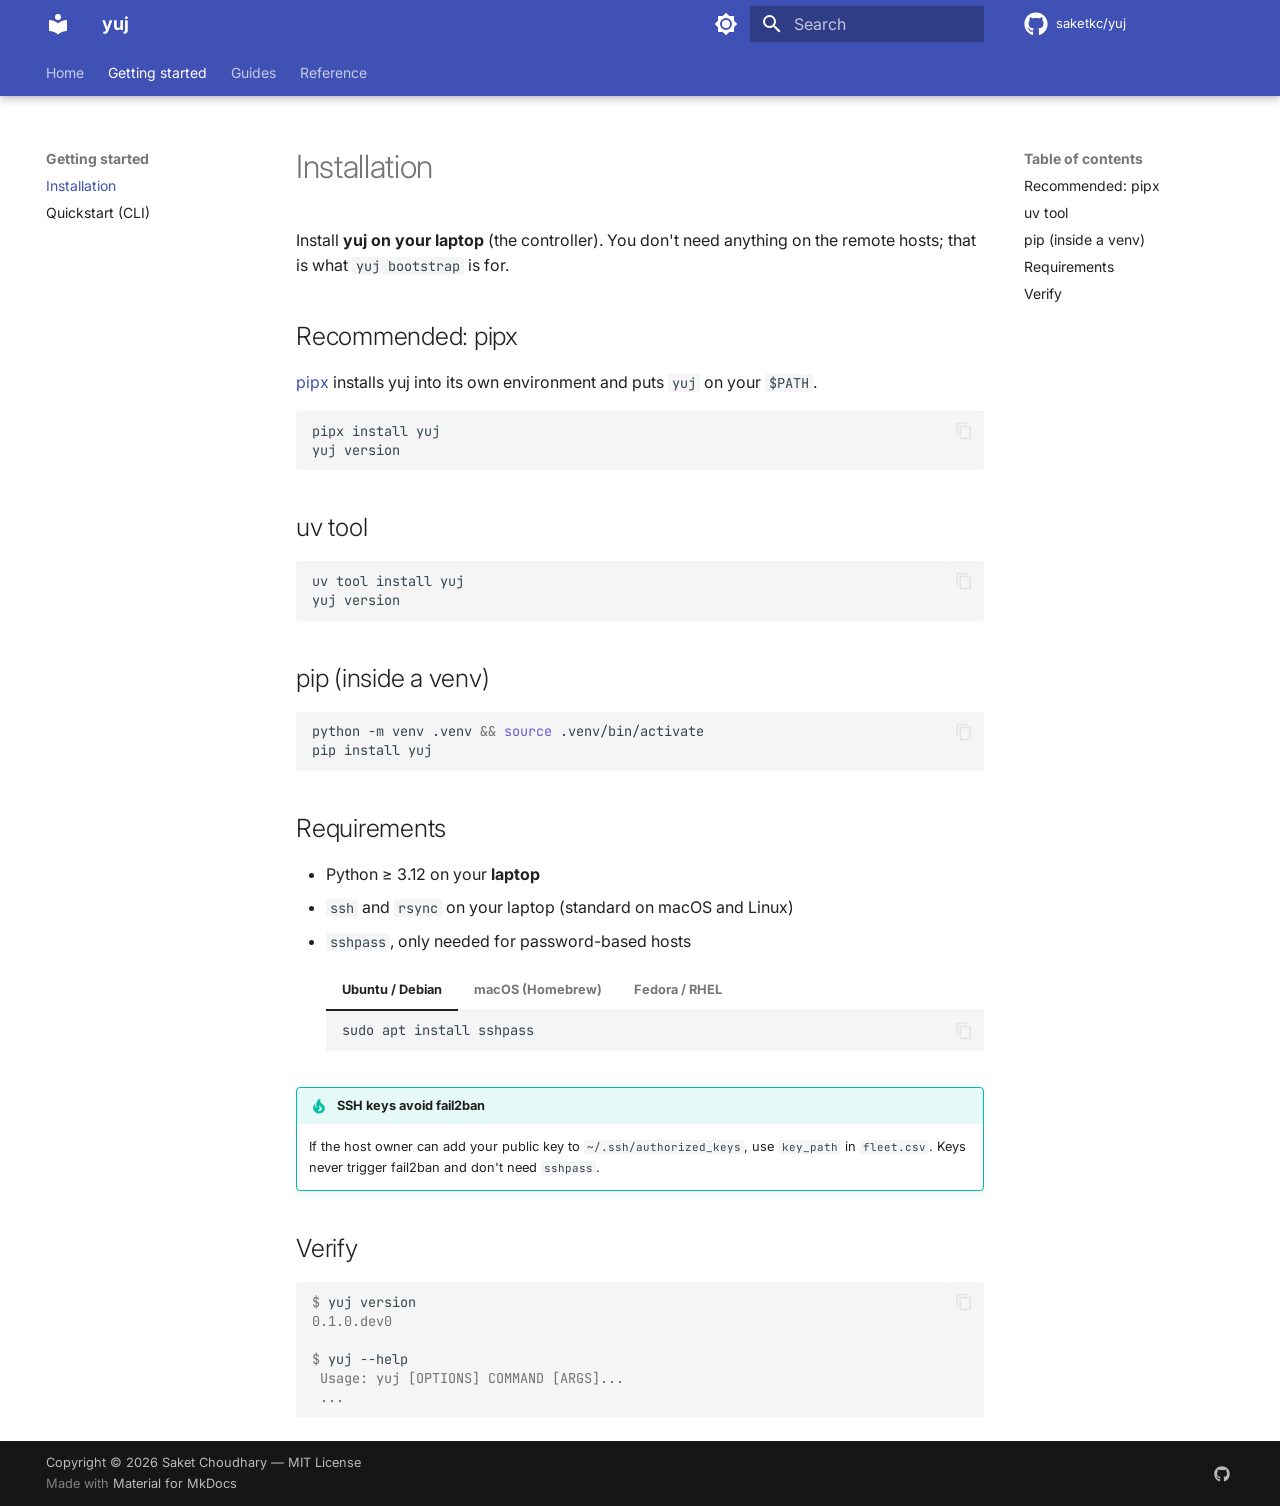
<file: install/index.html>
<!doctype html><html lang=en class=no-js> <head><meta charset=utf-8><meta name=viewport content="width=device-width,initial-scale=1"><meta name=description content="A polite, daemon-less batch distributor for opportunistic SSH targets."><link href=https://saketkc.github.io/yuj/install/ rel=canonical><link rel=prev href=..><link href=../quickstart/ rel=next><link rel=icon href=../assets/images/favicon.png><meta name=generator content="mkdocs-1.6.1, mkdocs-material-9.7.6"><title>Installation - yuj</title><link rel=stylesheet href=../assets/stylesheets/main.484c7ddc.min.css><link rel=stylesheet href=../assets/stylesheets/palette.ab4e12ef.min.css><link rel=preconnect href=https://fonts.gstatic.com crossorigin><link rel=stylesheet href="https://fonts.googleapis.com/css?family=Inter:300,300i,400,400i,700,700i%7CJetBrains+Mono:400,400i,700,700i&display=fallback"><style>:root{--md-text-font:"Inter";--md-code-font:"JetBrains Mono"}</style><script>__md_scope=new URL("..",location),__md_hash=e=>[...e].reduce(((e,_)=>(e<<5)-e+_.charCodeAt(0)),0),__md_get=(e,_=localStorage,t=__md_scope)=>JSON.parse(_.getItem(t.pathname+"."+e)),__md_set=(e,_,t=localStorage,a=__md_scope)=>{try{t.setItem(a.pathname+"."+e,JSON.stringify(_))}catch(e){}}</script></head> <body dir=ltr data-md-color-scheme=default data-md-color-primary=indigo data-md-color-accent=indigo> <input class=md-toggle data-md-toggle=drawer type=checkbox id=__drawer autocomplete=off> <input class=md-toggle data-md-toggle=search type=checkbox id=__search autocomplete=off> <label class=md-overlay for=__drawer></label> <div data-md-component=skip> <a href=#installation class=md-skip> Skip to content </a> </div> <div data-md-component=announce> </div> <header class="md-header md-header--shadow md-header--lifted" data-md-component=header> <nav class="md-header__inner md-grid" aria-label=Header> <a href=.. title=yuj class="md-header__button md-logo" aria-label=yuj data-md-component=logo> <svg xmlns=http://www.w3.org/2000/svg viewbox="0 0 24 24"><path d="M12 8a3 3 0 0 0 3-3 3 3 0 0 0-3-3 3 3 0 0 0-3 3 3 3 0 0 0 3 3m0 3.54C9.64 9.35 6.5 8 3 8v11c3.5 0 6.64 1.35 9 3.54 2.36-2.19 5.5-3.54 9-3.54V8c-3.5 0-6.64 1.35-9 3.54"/></svg> </a> <label class="md-header__button md-icon" for=__drawer> <svg xmlns=http://www.w3.org/2000/svg viewbox="0 0 24 24"><path d="M3 6h18v2H3zm0 5h18v2H3zm0 5h18v2H3z"/></svg> </label> <div class=md-header__title data-md-component=header-title> <div class=md-header__ellipsis> <div class=md-header__topic> <span class=md-ellipsis> yuj </span> </div> <div class=md-header__topic data-md-component=header-topic> <span class=md-ellipsis> Installation </span> </div> </div> </div> <form class=md-header__option data-md-component=palette> <input class=md-option data-md-color-media data-md-color-scheme=default data-md-color-primary=indigo data-md-color-accent=indigo aria-label="Switch to dark mode" type=radio name=__palette id=__palette_0> <label class="md-header__button md-icon" title="Switch to dark mode" for=__palette_1 hidden> <svg xmlns=http://www.w3.org/2000/svg viewbox="0 0 24 24"><path d="M12 8a4 4 0 0 0-4 4 4 4 0 0 0 4 4 4 4 0 0 0 4-4 4 4 0 0 0-4-4m0 10a6 6 0 0 1-6-6 6 6 0 0 1 6-6 6 6 0 0 1 6 6 6 6 0 0 1-6 6m8-9.31V4h-4.69L12 .69 8.69 4H4v4.69L.69 12 4 15.31V20h4.69L12 23.31 15.31 20H20v-4.69L23.31 12z"/></svg> </label> <input class=md-option data-md-color-media data-md-color-scheme=slate data-md-color-primary=indigo data-md-color-accent=indigo aria-label="Switch to light mode" type=radio name=__palette id=__palette_1> <label class="md-header__button md-icon" title="Switch to light mode" for=__palette_0 hidden> <svg xmlns=http://www.w3.org/2000/svg viewbox="0 0 24 24"><path d="M12 18c-.89 0-1.74-.2-2.5-.55C11.56 16.5 13 14.42 13 12s-1.44-4.5-3.5-5.45C10.26 6.2 11.11 6 12 6a6 6 0 0 1 6 6 6 6 0 0 1-6 6m8-9.31V4h-4.69L12 .69 8.69 4H4v4.69L.69 12 4 15.31V20h4.69L12 23.31 15.31 20H20v-4.69L23.31 12z"/></svg> </label> </form> <script>var palette=__md_get("__palette");if(palette&&palette.color){if("(prefers-color-scheme)"===palette.color.media){var media=matchMedia("(prefers-color-scheme: light)"),input=document.querySelector(media.matches?"[data-md-color-media='(prefers-color-scheme: light)']":"[data-md-color-media='(prefers-color-scheme: dark)']");palette.color.media=input.getAttribute("data-md-color-media"),palette.color.scheme=input.getAttribute("data-md-color-scheme"),palette.color.primary=input.getAttribute("data-md-color-primary"),palette.color.accent=input.getAttribute("data-md-color-accent")}for(var[key,value]of Object.entries(palette.color))document.body.setAttribute("data-md-color-"+key,value)}</script> <label class="md-header__button md-icon" for=__search> <svg xmlns=http://www.w3.org/2000/svg viewbox="0 0 24 24"><path d="M9.5 3A6.5 6.5 0 0 1 16 9.5c0 1.61-.59 3.09-1.56 4.23l.27.27h.79l5 5-1.5 1.5-5-5v-.79l-.27-.27A6.52 6.52 0 0 1 9.5 16 6.5 6.5 0 0 1 3 9.5 6.5 6.5 0 0 1 9.5 3m0 2C7 5 5 7 5 9.5S7 14 9.5 14 14 12 14 9.5 12 5 9.5 5"/></svg> </label> <div class=md-search data-md-component=search role=dialog> <label class=md-search__overlay for=__search></label> <div class=md-search__inner role=search> <form class=md-search__form name=search> <input type=text class=md-search__input name=query aria-label=Search placeholder=Search autocapitalize=off autocorrect=off autocomplete=off spellcheck=false data-md-component=search-query required> <label class="md-search__icon md-icon" for=__search> <svg xmlns=http://www.w3.org/2000/svg viewbox="0 0 24 24"><path d="M9.5 3A6.5 6.5 0 0 1 16 9.5c0 1.61-.59 3.09-1.56 4.23l.27.27h.79l5 5-1.5 1.5-5-5v-.79l-.27-.27A6.52 6.52 0 0 1 9.5 16 6.5 6.5 0 0 1 3 9.5 6.5 6.5 0 0 1 9.5 3m0 2C7 5 5 7 5 9.5S7 14 9.5 14 14 12 14 9.5 12 5 9.5 5"/></svg> <svg xmlns=http://www.w3.org/2000/svg viewbox="0 0 24 24"><path d="M20 11v2H8l5.5 5.5-1.42 1.42L4.16 12l7.92-7.92L13.5 5.5 8 11z"/></svg> </label> <nav class=md-search__options aria-label=Search> <button type=reset class="md-search__icon md-icon" title=Clear aria-label=Clear tabindex=-1> <svg xmlns=http://www.w3.org/2000/svg viewbox="0 0 24 24"><path d="M19 6.41 17.59 5 12 10.59 6.41 5 5 6.41 10.59 12 5 17.59 6.41 19 12 13.41 17.59 19 19 17.59 13.41 12z"/></svg> </button> </nav> <div class=md-search__suggest data-md-component=search-suggest></div> </form> <div class=md-search__output> <div class=md-search__scrollwrap tabindex=0 data-md-scrollfix> <div class=md-search-result data-md-component=search-result> <div class=md-search-result__meta> Initializing search </div> <ol class=md-search-result__list role=presentation></ol> </div> </div> </div> </div> </div> <div class=md-header__source> <a href=https://github.com/saketkc/yuj title="Go to repository" class=md-source data-md-component=source> <div class="md-source__icon md-icon"> <svg xmlns=http://www.w3.org/2000/svg viewbox="0 0 512 512"><!-- Font Awesome Free 7.1.0 by @fontawesome - https://fontawesome.com License - https://fontawesome.com/license/free (Icons: CC BY 4.0, Fonts: SIL OFL 1.1, Code: MIT License) Copyright 2025 Fonticons, Inc.--><path d="M173.9 397.4c0 2-2.3 3.6-5.2 3.6-3.3.3-5.6-1.3-5.6-3.6 0-2 2.3-3.6 5.2-3.6 3-.3 5.6 1.3 5.6 3.6m-31.1-4.5c-.7 2 1.3 4.3 4.3 4.9 2.6 1 5.6 0 6.2-2s-1.3-4.3-4.3-5.2c-2.6-.7-5.5.3-6.2 2.3m44.2-1.7c-2.9.7-4.9 2.6-4.6 4.9.3 2 2.9 3.3 5.9 2.6 2.9-.7 4.9-2.6 4.6-4.6-.3-1.9-3-3.2-5.9-2.9M252.8 8C114.1 8 8 113.3 8 252c0 110.9 69.8 205.8 169.5 239.2 12.8 2.3 17.3-5.6 17.3-12.1 0-6.2-.3-40.4-.3-61.4 0 0-70 15-84.7-29.8 0 0-11.4-29.1-27.8-36.6 0 0-22.9-15.7 1.6-15.4 0 0 24.9 2 38.6 25.8 21.9 38.6 58.6 27.5 72.9 20.9 2.3-16 8.8-27.1 16-33.7-55.9-6.2-112.3-14.3-112.3-110.5 0-27.5 7.6-41.3 23.6-58.9-2.6-6.5-11.1-33.3 2.6-67.9 20.9-6.5 69 27 69 27 20-5.6 41.5-8.5 62.8-8.5s42.8 2.9 62.8 8.5c0 0 48.1-33.6 69-27 13.7 34.7 5.2 61.4 2.6 67.9 16 17.7 25.8 31.5 25.8 58.9 0 96.5-58.9 104.2-114.8 110.5 9.2 7.9 17 22.9 17 46.4 0 33.7-.3 75.4-.3 83.6 0 6.5 4.6 14.4 17.3 12.1C436.2 457.8 504 362.9 504 252 504 113.3 391.5 8 252.8 8M105.2 352.9c-1.3 1-1 3.3.7 5.2 1.6 1.6 3.9 2.3 5.2 1 1.3-1 1-3.3-.7-5.2-1.6-1.6-3.9-2.3-5.2-1m-10.8-8.1c-.7 1.3.3 2.9 2.3 3.9 1.6 1 3.6.7 4.3-.7.7-1.3-.3-2.9-2.3-3.9-2-.6-3.6-.3-4.3.7m32.4 35.6c-1.6 1.3-1 4.3 1.3 6.2 2.3 2.3 5.2 2.6 6.5 1 1.3-1.3.7-4.3-1.3-6.2-2.2-2.3-5.2-2.6-6.5-1m-11.4-14.7c-1.6 1-1.6 3.6 0 5.9s4.3 3.3 5.6 2.3c1.6-1.3 1.6-3.9 0-6.2-1.4-2.3-4-3.3-5.6-2"/></svg> </div> <div class=md-source__repository> saketkc/yuj </div> </a> </div> </nav> <nav class=md-tabs aria-label=Tabs data-md-component=tabs> <div class=md-grid> <ul class=md-tabs__list> <li class=md-tabs__item> <a href=.. class=md-tabs__link> Home </a> </li> <li class="md-tabs__item md-tabs__item--active"> <a href=./ class=md-tabs__link> Getting started </a> </li> <li class=md-tabs__item> <a href=../r-users/ class=md-tabs__link> Guides </a> </li> <li class=md-tabs__item> <a href=../cli/ class=md-tabs__link> Reference </a> </li> </ul> </div> </nav> </header> <div class=md-container data-md-component=container> <main class=md-main data-md-component=main> <div class="md-main__inner md-grid"> <div class="md-sidebar md-sidebar--primary" data-md-component=sidebar data-md-type=navigation> <div class=md-sidebar__scrollwrap> <div class=md-sidebar__inner> <nav class="md-nav md-nav--primary md-nav--lifted" aria-label=Navigation data-md-level=0> <label class=md-nav__title for=__drawer> <a href=.. title=yuj class="md-nav__button md-logo" aria-label=yuj data-md-component=logo> <svg xmlns=http://www.w3.org/2000/svg viewbox="0 0 24 24"><path d="M12 8a3 3 0 0 0 3-3 3 3 0 0 0-3-3 3 3 0 0 0-3 3 3 3 0 0 0 3 3m0 3.54C9.64 9.35 6.5 8 3 8v11c3.5 0 6.64 1.35 9 3.54 2.36-2.19 5.5-3.54 9-3.54V8c-3.5 0-6.64 1.35-9 3.54"/></svg> </a> yuj </label> <div class=md-nav__source> <a href=https://github.com/saketkc/yuj title="Go to repository" class=md-source data-md-component=source> <div class="md-source__icon md-icon"> <svg xmlns=http://www.w3.org/2000/svg viewbox="0 0 512 512"><!-- Font Awesome Free 7.1.0 by @fontawesome - https://fontawesome.com License - https://fontawesome.com/license/free (Icons: CC BY 4.0, Fonts: SIL OFL 1.1, Code: MIT License) Copyright 2025 Fonticons, Inc.--><path d="M173.9 397.4c0 2-2.3 3.6-5.2 3.6-3.3.3-5.6-1.3-5.6-3.6 0-2 2.3-3.6 5.2-3.6 3-.3 5.6 1.3 5.6 3.6m-31.1-4.5c-.7 2 1.3 4.3 4.3 4.9 2.6 1 5.6 0 6.2-2s-1.3-4.3-4.3-5.2c-2.6-.7-5.5.3-6.2 2.3m44.2-1.7c-2.9.7-4.9 2.6-4.6 4.9.3 2 2.9 3.3 5.9 2.6 2.9-.7 4.9-2.6 4.6-4.6-.3-1.9-3-3.2-5.9-2.9M252.8 8C114.1 8 8 113.3 8 252c0 110.9 69.8 205.8 169.5 239.2 12.8 2.3 17.3-5.6 17.3-12.1 0-6.2-.3-40.4-.3-61.4 0 0-70 15-84.7-29.8 0 0-11.4-29.1-27.8-36.6 0 0-22.9-15.7 1.6-15.4 0 0 24.9 2 38.6 25.8 21.9 38.6 58.6 27.5 72.9 20.9 2.3-16 8.8-27.1 16-33.7-55.9-6.2-112.3-14.3-112.3-110.5 0-27.5 7.6-41.3 23.6-58.9-2.6-6.5-11.1-33.3 2.6-67.9 20.9-6.5 69 27 69 27 20-5.6 41.5-8.5 62.8-8.5s42.8 2.9 62.8 8.5c0 0 48.1-33.6 69-27 13.7 34.7 5.2 61.4 2.6 67.9 16 17.7 25.8 31.5 25.8 58.9 0 96.5-58.9 104.2-114.8 110.5 9.2 7.9 17 22.9 17 46.4 0 33.7-.3 75.4-.3 83.6 0 6.5 4.6 14.4 17.3 12.1C436.2 457.8 504 362.9 504 252 504 113.3 391.5 8 252.8 8M105.2 352.9c-1.3 1-1 3.3.7 5.2 1.6 1.6 3.9 2.3 5.2 1 1.3-1 1-3.3-.7-5.2-1.6-1.6-3.9-2.3-5.2-1m-10.8-8.1c-.7 1.3.3 2.9 2.3 3.9 1.6 1 3.6.7 4.3-.7.7-1.3-.3-2.9-2.3-3.9-2-.6-3.6-.3-4.3.7m32.4 35.6c-1.6 1.3-1 4.3 1.3 6.2 2.3 2.3 5.2 2.6 6.5 1 1.3-1.3.7-4.3-1.3-6.2-2.2-2.3-5.2-2.6-6.5-1m-11.4-14.7c-1.6 1-1.6 3.6 0 5.9s4.3 3.3 5.6 2.3c1.6-1.3 1.6-3.9 0-6.2-1.4-2.3-4-3.3-5.6-2"/></svg> </div> <div class=md-source__repository> saketkc/yuj </div> </a> </div> <ul class=md-nav__list data-md-scrollfix> <li class=md-nav__item> <a href=.. class=md-nav__link> <span class=md-ellipsis> Home </span> </a> </li> <li class="md-nav__item md-nav__item--active md-nav__item--section md-nav__item--nested"> <input class="md-nav__toggle md-toggle " type=checkbox id=__nav_2 checked> <label class=md-nav__link for=__nav_2 id=__nav_2_label tabindex> <span class=md-ellipsis> Getting started </span> <span class="md-nav__icon md-icon"></span> </label> <nav class=md-nav data-md-level=1 aria-labelledby=__nav_2_label aria-expanded=true> <label class=md-nav__title for=__nav_2> <span class="md-nav__icon md-icon"></span> Getting started </label> <ul class=md-nav__list data-md-scrollfix> <li class="md-nav__item md-nav__item--active"> <input class="md-nav__toggle md-toggle" type=checkbox id=__toc> <label class="md-nav__link md-nav__link--active" for=__toc> <span class=md-ellipsis> Installation </span> <span class="md-nav__icon md-icon"></span> </label> <a href=./ class="md-nav__link md-nav__link--active"> <span class=md-ellipsis> Installation </span> </a> <nav class="md-nav md-nav--secondary" aria-label="Table of contents"> <label class=md-nav__title for=__toc> <span class="md-nav__icon md-icon"></span> Table of contents </label> <ul class=md-nav__list data-md-component=toc data-md-scrollfix> <li class=md-nav__item> <a href=#recommended-pipx class=md-nav__link> <span class=md-ellipsis> Recommended: pipx </span> </a> </li> <li class=md-nav__item> <a href=#uv-tool class=md-nav__link> <span class=md-ellipsis> uv tool </span> </a> </li> <li class=md-nav__item> <a href=#pip-inside-a-venv class=md-nav__link> <span class=md-ellipsis> pip (inside a venv) </span> </a> </li> <li class=md-nav__item> <a href=#requirements class=md-nav__link> <span class=md-ellipsis> Requirements </span> </a> </li> <li class=md-nav__item> <a href=#verify class=md-nav__link> <span class=md-ellipsis> Verify </span> </a> </li> </ul> </nav> </li> <li class=md-nav__item> <a href=../quickstart/ class=md-nav__link> <span class=md-ellipsis> Quickstart (CLI) </span> </a> </li> </ul> </nav> </li> <li class="md-nav__item md-nav__item--nested"> <input class="md-nav__toggle md-toggle " type=checkbox id=__nav_3> <label class=md-nav__link for=__nav_3 id=__nav_3_label tabindex=0> <span class=md-ellipsis> Guides </span> <span class="md-nav__icon md-icon"></span> </label> <nav class=md-nav data-md-level=1 aria-labelledby=__nav_3_label aria-expanded=false> <label class=md-nav__title for=__nav_3> <span class="md-nav__icon md-icon"></span> Guides </label> <ul class=md-nav__list data-md-scrollfix> <li class=md-nav__item> <a href=../r-users/ class=md-nav__link> <span class=md-ellipsis> For R users </span> </a> </li> <li class=md-nav__item> <a href=../testing/ class=md-nav__link> <span class=md-ellipsis> Testing your setup </span> </a> </li> </ul> </nav> </li> <li class="md-nav__item md-nav__item--nested"> <input class="md-nav__toggle md-toggle " type=checkbox id=__nav_4> <label class=md-nav__link for=__nav_4 id=__nav_4_label tabindex=0> <span class=md-ellipsis> Reference </span> <span class="md-nav__icon md-icon"></span> </label> <nav class=md-nav data-md-level=1 aria-labelledby=__nav_4_label aria-expanded=false> <label class=md-nav__title for=__nav_4> <span class="md-nav__icon md-icon"></span> Reference </label> <ul class=md-nav__list data-md-scrollfix> <li class=md-nav__item> <a href=../cli/ class=md-nav__link> <span class=md-ellipsis> CLI reference </span> </a> </li> <li class=md-nav__item> <a href=../concepts/ class=md-nav__link> <span class=md-ellipsis> Key concepts </span> </a> </li> <li class=md-nav__item> <a href=../caveats/ class=md-nav__link> <span class=md-ellipsis> Caveats </span> </a> </li> </ul> </nav> </li> </ul> </nav> </div> </div> </div> <div class="md-sidebar md-sidebar--secondary" data-md-component=sidebar data-md-type=toc> <div class=md-sidebar__scrollwrap> <div class=md-sidebar__inner> <nav class="md-nav md-nav--secondary" aria-label="Table of contents"> <label class=md-nav__title for=__toc> <span class="md-nav__icon md-icon"></span> Table of contents </label> <ul class=md-nav__list data-md-component=toc data-md-scrollfix> <li class=md-nav__item> <a href=#recommended-pipx class=md-nav__link> <span class=md-ellipsis> Recommended: pipx </span> </a> </li> <li class=md-nav__item> <a href=#uv-tool class=md-nav__link> <span class=md-ellipsis> uv tool </span> </a> </li> <li class=md-nav__item> <a href=#pip-inside-a-venv class=md-nav__link> <span class=md-ellipsis> pip (inside a venv) </span> </a> </li> <li class=md-nav__item> <a href=#requirements class=md-nav__link> <span class=md-ellipsis> Requirements </span> </a> </li> <li class=md-nav__item> <a href=#verify class=md-nav__link> <span class=md-ellipsis> Verify </span> </a> </li> </ul> </nav> </div> </div> </div> <div class=md-content data-md-component=content> <article class="md-content__inner md-typeset"> <h1 id=installation>Installation<a class=headerlink href=#installation title="Permanent link">&para;</a></h1> <p>Install <strong>yuj on your laptop</strong> (the controller). You don't need anything on the remote hosts; that is what <code>yuj bootstrap</code> is for.</p> <h2 id=recommended-pipx>Recommended: pipx<a class=headerlink href=#recommended-pipx title="Permanent link">&para;</a></h2> <p><a href=https://pipx.pypa.io>pipx</a> installs yuj into its own environment and puts <code>yuj</code> on your <code>$PATH</code>.</p> <div class="language-bash highlight"><pre><span></span><code><span id=__span-0-1><a id=__codelineno-0-1 name=__codelineno-0-1 href=#__codelineno-0-1></a>pipx<span class=w> </span>install<span class=w> </span>yuj
</span><span id=__span-0-2><a id=__codelineno-0-2 name=__codelineno-0-2 href=#__codelineno-0-2></a>yuj<span class=w> </span>version
</span></code></pre></div> <h2 id=uv-tool>uv tool<a class=headerlink href=#uv-tool title="Permanent link">&para;</a></h2> <div class="language-bash highlight"><pre><span></span><code><span id=__span-1-1><a id=__codelineno-1-1 name=__codelineno-1-1 href=#__codelineno-1-1></a>uv<span class=w> </span>tool<span class=w> </span>install<span class=w> </span>yuj
</span><span id=__span-1-2><a id=__codelineno-1-2 name=__codelineno-1-2 href=#__codelineno-1-2></a>yuj<span class=w> </span>version
</span></code></pre></div> <h2 id=pip-inside-a-venv>pip (inside a venv)<a class=headerlink href=#pip-inside-a-venv title="Permanent link">&para;</a></h2> <div class="language-bash highlight"><pre><span></span><code><span id=__span-2-1><a id=__codelineno-2-1 name=__codelineno-2-1 href=#__codelineno-2-1></a>python<span class=w> </span>-m<span class=w> </span>venv<span class=w> </span>.venv<span class=w> </span><span class=o>&amp;&amp;</span><span class=w> </span><span class=nb>source</span><span class=w> </span>.venv/bin/activate
</span><span id=__span-2-2><a id=__codelineno-2-2 name=__codelineno-2-2 href=#__codelineno-2-2></a>pip<span class=w> </span>install<span class=w> </span>yuj
</span></code></pre></div> <h2 id=requirements>Requirements<a class=headerlink href=#requirements title="Permanent link">&para;</a></h2> <ul> <li>Python ≥ 3.12 on your <strong>laptop</strong></li> <li><code>ssh</code> and <code>rsync</code> on your laptop (standard on macOS and Linux)</li> <li> <p><code>sshpass</code>, only needed for password-based hosts</p> <div class="tabbed-set tabbed-alternate" data-tabs=1:3><input checked=checked id=__tabbed_1_1 name=__tabbed_1 type=radio><input id=__tabbed_1_2 name=__tabbed_1 type=radio><input id=__tabbed_1_3 name=__tabbed_1 type=radio><div class=tabbed-labels><label for=__tabbed_1_1>Ubuntu / Debian</label><label for=__tabbed_1_2>macOS (Homebrew)</label><label for=__tabbed_1_3>Fedora / RHEL</label></div> <div class=tabbed-content> <div class=tabbed-block> <div class="language-bash highlight"><pre><span></span><code><span id=__span-3-1><a id=__codelineno-3-1 name=__codelineno-3-1 href=#__codelineno-3-1></a>sudo<span class=w> </span>apt<span class=w> </span>install<span class=w> </span>sshpass
</span></code></pre></div> </div> <div class=tabbed-block> <div class="language-bash highlight"><pre><span></span><code><span id=__span-4-1><a id=__codelineno-4-1 name=__codelineno-4-1 href=#__codelineno-4-1></a>brew<span class=w> </span>install<span class=w> </span>hudochenkov/sshpass/sshpass
</span></code></pre></div> </div> <div class=tabbed-block> <div class="language-bash highlight"><pre><span></span><code><span id=__span-5-1><a id=__codelineno-5-1 name=__codelineno-5-1 href=#__codelineno-5-1></a>sudo<span class=w> </span>dnf<span class=w> </span>install<span class=w> </span>sshpass
</span></code></pre></div> </div> </div> </div> </li> </ul> <div class="admonition tip"> <p class=admonition-title>SSH keys avoid fail2ban</p> <p>If the host owner can add your public key to <code>~/.ssh/authorized_keys</code>, use <code>key_path</code> in <code>fleet.csv</code>. Keys never trigger fail2ban and don't need <code>sshpass</code>.</p> </div> <h2 id=verify>Verify<a class=headerlink href=#verify title="Permanent link">&para;</a></h2> <div class="language-console highlight"><pre><span></span><code><span id=__span-6-1><a id=__codelineno-6-1 name=__codelineno-6-1 href=#__codelineno-6-1></a><span class=gp>$ </span>yuj<span class=w> </span>version
</span><span id=__span-6-2><a id=__codelineno-6-2 name=__codelineno-6-2 href=#__codelineno-6-2></a><span class=go>0.1.0.dev0</span>
</span><span id=__span-6-3><a id=__codelineno-6-3 name=__codelineno-6-3 href=#__codelineno-6-3></a>
</span><span id=__span-6-4><a id=__codelineno-6-4 name=__codelineno-6-4 href=#__codelineno-6-4></a><span class=gp>$ </span>yuj<span class=w> </span>--help
</span><span id=__span-6-5><a id=__codelineno-6-5 name=__codelineno-6-5 href=#__codelineno-6-5></a><span class=go> Usage: yuj [OPTIONS] COMMAND [ARGS]...</span>
</span><span id=__span-6-6><a id=__codelineno-6-6 name=__codelineno-6-6 href=#__codelineno-6-6></a><span class=go> ...</span>
</span></code></pre></div> </article> </div> <script>var tabs=__md_get("__tabs");if(Array.isArray(tabs))e:for(var set of document.querySelectorAll(".tabbed-set")){var labels=set.querySelector(".tabbed-labels");for(var tab of tabs)for(var label of labels.getElementsByTagName("label"))if(label.innerText.trim()===tab){var input=document.getElementById(label.htmlFor);input.checked=!0;continue e}}</script> <script>var target=document.getElementById(location.hash.slice(1));target&&target.name&&(target.checked=target.name.startsWith("__tabbed_"))</script> </div> <button type=button class="md-top md-icon" data-md-component=top hidden> <svg xmlns=http://www.w3.org/2000/svg viewbox="0 0 24 24"><path d="M13 20h-2V8l-5.5 5.5-1.42-1.42L12 4.16l7.92 7.92-1.42 1.42L13 8z"/></svg> Back to top </button> </main> <footer class=md-footer> <div class="md-footer-meta md-typeset"> <div class="md-footer-meta__inner md-grid"> <div class=md-copyright> <div class=md-copyright__highlight> Copyright &copy; 2026 Saket Choudhary — MIT License </div> Made with <a href=https://squidfunk.github.io/mkdocs-material/ target=_blank rel=noopener> Material for MkDocs </a> </div> <div class=md-social> <a href=https://github.com/saketkc/yuj target=_blank rel=noopener title=github.com class=md-social__link> <svg xmlns=http://www.w3.org/2000/svg viewbox="0 0 512 512"><!-- Font Awesome Free 7.1.0 by @fontawesome - https://fontawesome.com License - https://fontawesome.com/license/free (Icons: CC BY 4.0, Fonts: SIL OFL 1.1, Code: MIT License) Copyright 2025 Fonticons, Inc.--><path d="M173.9 397.4c0 2-2.3 3.6-5.2 3.6-3.3.3-5.6-1.3-5.6-3.6 0-2 2.3-3.6 5.2-3.6 3-.3 5.6 1.3 5.6 3.6m-31.1-4.5c-.7 2 1.3 4.3 4.3 4.9 2.6 1 5.6 0 6.2-2s-1.3-4.3-4.3-5.2c-2.6-.7-5.5.3-6.2 2.3m44.2-1.7c-2.9.7-4.9 2.6-4.6 4.9.3 2 2.9 3.3 5.9 2.6 2.9-.7 4.9-2.6 4.6-4.6-.3-1.9-3-3.2-5.9-2.9M252.8 8C114.1 8 8 113.3 8 252c0 110.9 69.8 205.8 169.5 239.2 12.8 2.3 17.3-5.6 17.3-12.1 0-6.2-.3-40.4-.3-61.4 0 0-70 15-84.7-29.8 0 0-11.4-29.1-27.8-36.6 0 0-22.9-15.7 1.6-15.4 0 0 24.9 2 38.6 25.8 21.9 38.6 58.6 27.5 72.9 20.9 2.3-16 8.8-27.1 16-33.7-55.9-6.2-112.3-14.3-112.3-110.5 0-27.5 7.6-41.3 23.6-58.9-2.6-6.5-11.1-33.3 2.6-67.9 20.9-6.5 69 27 69 27 20-5.6 41.5-8.5 62.8-8.5s42.8 2.9 62.8 8.5c0 0 48.1-33.6 69-27 13.7 34.7 5.2 61.4 2.6 67.9 16 17.7 25.8 31.5 25.8 58.9 0 96.5-58.9 104.2-114.8 110.5 9.2 7.9 17 22.9 17 46.4 0 33.7-.3 75.4-.3 83.6 0 6.5 4.6 14.4 17.3 12.1C436.2 457.8 504 362.9 504 252 504 113.3 391.5 8 252.8 8M105.2 352.9c-1.3 1-1 3.3.7 5.2 1.6 1.6 3.9 2.3 5.2 1 1.3-1 1-3.3-.7-5.2-1.6-1.6-3.9-2.3-5.2-1m-10.8-8.1c-.7 1.3.3 2.9 2.3 3.9 1.6 1 3.6.7 4.3-.7.7-1.3-.3-2.9-2.3-3.9-2-.6-3.6-.3-4.3.7m32.4 35.6c-1.6 1.3-1 4.3 1.3 6.2 2.3 2.3 5.2 2.6 6.5 1 1.3-1.3.7-4.3-1.3-6.2-2.2-2.3-5.2-2.6-6.5-1m-11.4-14.7c-1.6 1-1.6 3.6 0 5.9s4.3 3.3 5.6 2.3c1.6-1.3 1.6-3.9 0-6.2-1.4-2.3-4-3.3-5.6-2"/></svg> </a> </div> </div> </div> </footer> </div> <div class=md-dialog data-md-component=dialog> <div class="md-dialog__inner md-typeset"></div> </div> <script id=__config type=application/json>{"annotate": null, "base": "..", "features": ["navigation.instant", "navigation.sections", "navigation.tabs", "navigation.tabs.sticky", "navigation.top", "search.highlight", "search.suggest", "content.code.copy", "content.code.annotate", "content.tabs.link"], "search": "../assets/javascripts/workers/search.2c215733.min.js", "tags": null, "translations": {"clipboard.copied": "Copied to clipboard", "clipboard.copy": "Copy to clipboard", "search.result.more.one": "1 more on this page", "search.result.more.other": "# more on this page", "search.result.none": "No matching documents", "search.result.one": "1 matching document", "search.result.other": "# matching documents", "search.result.placeholder": "Type to start searching", "search.result.term.missing": "Missing", "select.version": "Select version"}, "version": null}</script> <script src=../assets/javascripts/bundle.79ae519e.min.js></script> </body> </html>
</file>
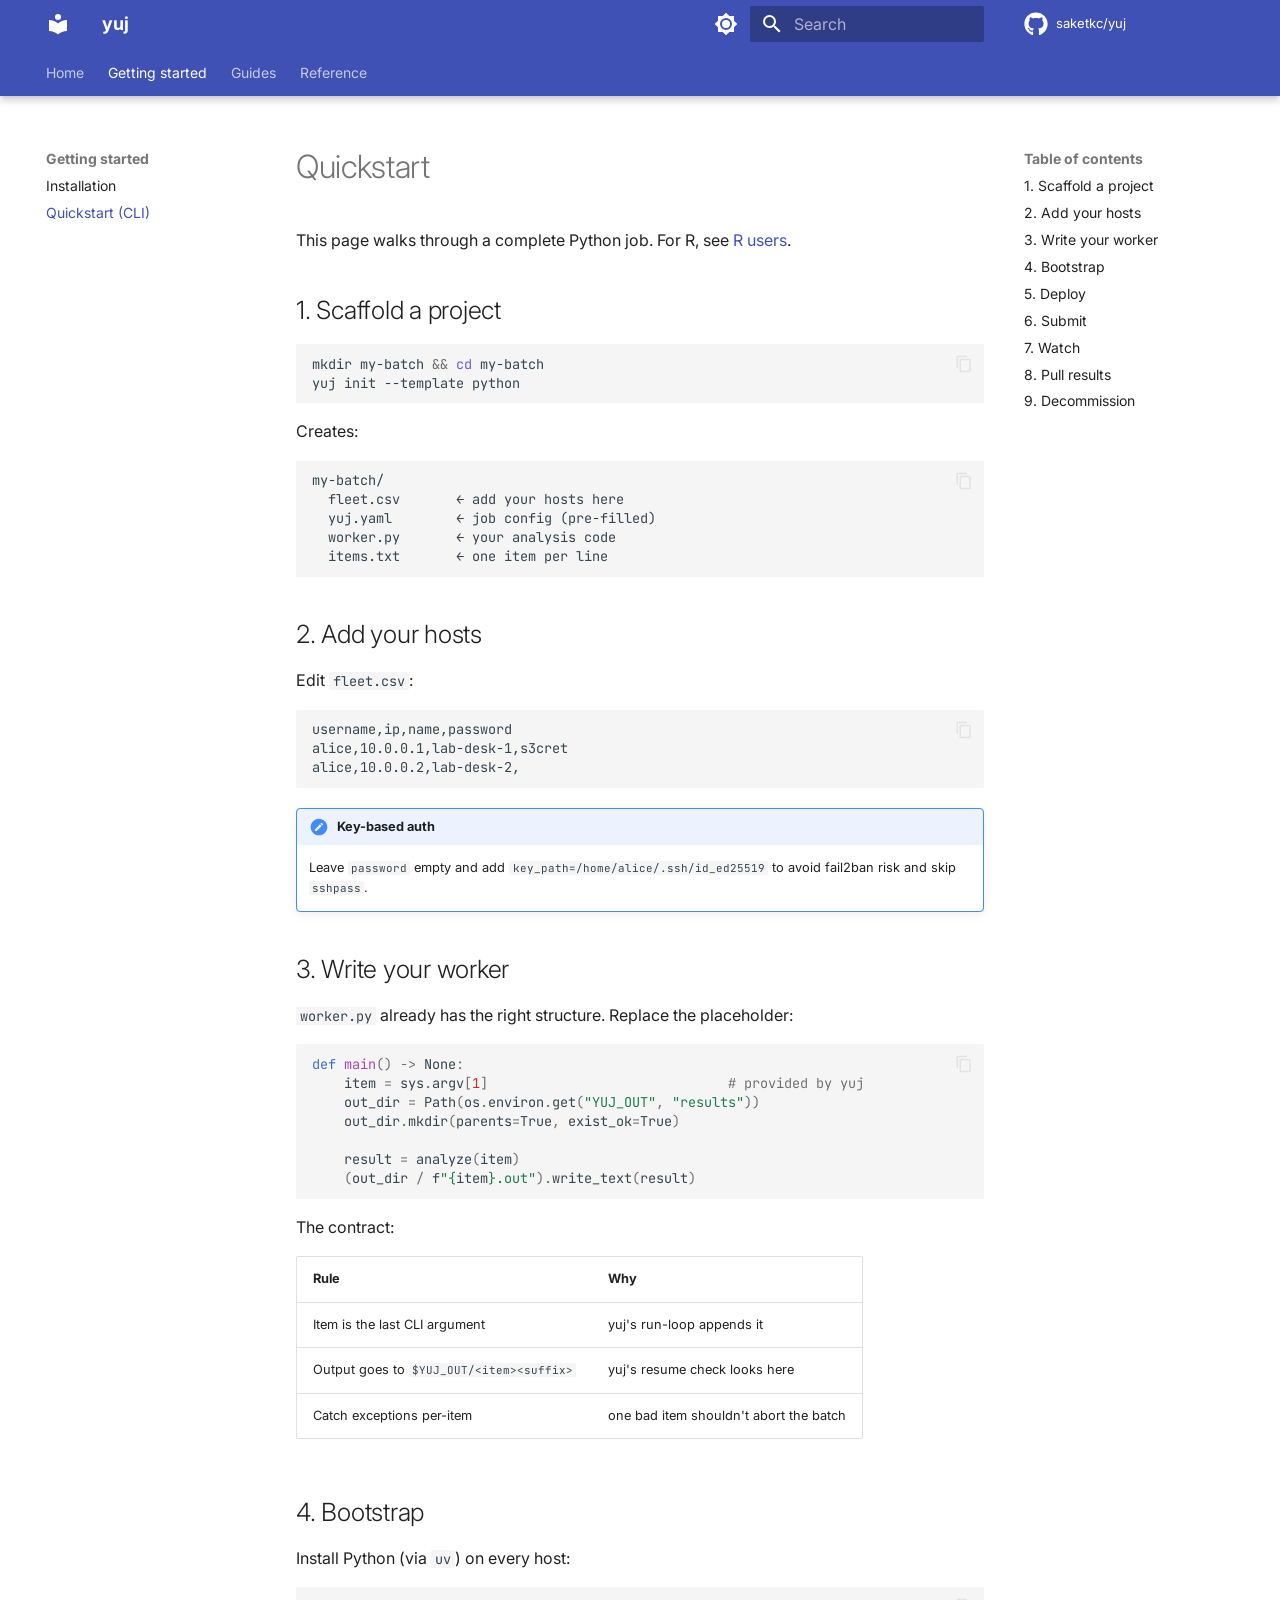
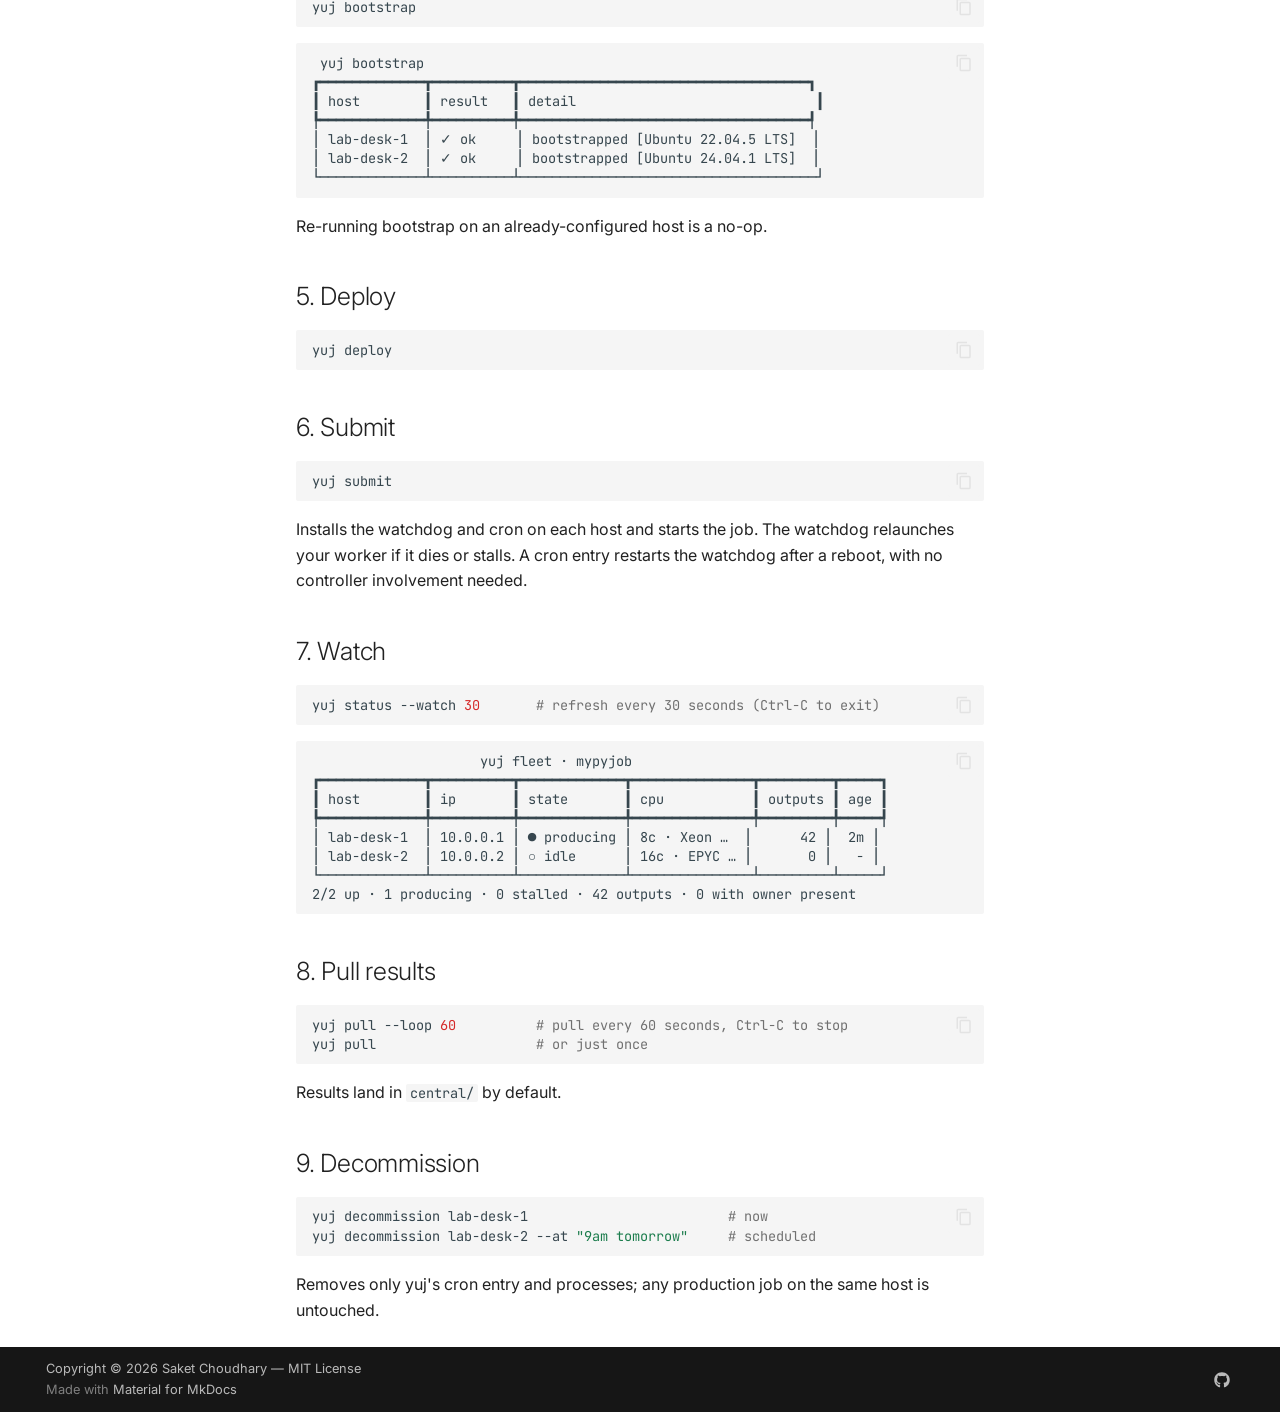
<file: quickstart/index.html>
<!doctype html><html lang=en class=no-js> <head><meta charset=utf-8><meta name=viewport content="width=device-width,initial-scale=1"><meta name=description content="A polite, daemon-less batch distributor for opportunistic SSH targets."><link href=https://saketkc.github.io/yuj/quickstart/ rel=canonical><link href=../install/ rel=prev><link href=../r-users/ rel=next><link rel=icon href=../assets/images/favicon.png><meta name=generator content="mkdocs-1.6.1, mkdocs-material-9.7.6"><title>Quickstart (CLI) - yuj</title><link rel=stylesheet href=../assets/stylesheets/main.484c7ddc.min.css><link rel=stylesheet href=../assets/stylesheets/palette.ab4e12ef.min.css><link rel=preconnect href=https://fonts.gstatic.com crossorigin><link rel=stylesheet href="https://fonts.googleapis.com/css?family=Inter:300,300i,400,400i,700,700i%7CJetBrains+Mono:400,400i,700,700i&display=fallback"><style>:root{--md-text-font:"Inter";--md-code-font:"JetBrains Mono"}</style><script>__md_scope=new URL("..",location),__md_hash=e=>[...e].reduce(((e,_)=>(e<<5)-e+_.charCodeAt(0)),0),__md_get=(e,_=localStorage,t=__md_scope)=>JSON.parse(_.getItem(t.pathname+"."+e)),__md_set=(e,_,t=localStorage,a=__md_scope)=>{try{t.setItem(a.pathname+"."+e,JSON.stringify(_))}catch(e){}}</script></head> <body dir=ltr data-md-color-scheme=default data-md-color-primary=indigo data-md-color-accent=indigo> <input class=md-toggle data-md-toggle=drawer type=checkbox id=__drawer autocomplete=off> <input class=md-toggle data-md-toggle=search type=checkbox id=__search autocomplete=off> <label class=md-overlay for=__drawer></label> <div data-md-component=skip> <a href=#quickstart class=md-skip> Skip to content </a> </div> <div data-md-component=announce> </div> <header class="md-header md-header--shadow md-header--lifted" data-md-component=header> <nav class="md-header__inner md-grid" aria-label=Header> <a href=.. title=yuj class="md-header__button md-logo" aria-label=yuj data-md-component=logo> <svg xmlns=http://www.w3.org/2000/svg viewbox="0 0 24 24"><path d="M12 8a3 3 0 0 0 3-3 3 3 0 0 0-3-3 3 3 0 0 0-3 3 3 3 0 0 0 3 3m0 3.54C9.64 9.35 6.5 8 3 8v11c3.5 0 6.64 1.35 9 3.54 2.36-2.19 5.5-3.54 9-3.54V8c-3.5 0-6.64 1.35-9 3.54"/></svg> </a> <label class="md-header__button md-icon" for=__drawer> <svg xmlns=http://www.w3.org/2000/svg viewbox="0 0 24 24"><path d="M3 6h18v2H3zm0 5h18v2H3zm0 5h18v2H3z"/></svg> </label> <div class=md-header__title data-md-component=header-title> <div class=md-header__ellipsis> <div class=md-header__topic> <span class=md-ellipsis> yuj </span> </div> <div class=md-header__topic data-md-component=header-topic> <span class=md-ellipsis> Quickstart (CLI) </span> </div> </div> </div> <form class=md-header__option data-md-component=palette> <input class=md-option data-md-color-media data-md-color-scheme=default data-md-color-primary=indigo data-md-color-accent=indigo aria-label="Switch to dark mode" type=radio name=__palette id=__palette_0> <label class="md-header__button md-icon" title="Switch to dark mode" for=__palette_1 hidden> <svg xmlns=http://www.w3.org/2000/svg viewbox="0 0 24 24"><path d="M12 8a4 4 0 0 0-4 4 4 4 0 0 0 4 4 4 4 0 0 0 4-4 4 4 0 0 0-4-4m0 10a6 6 0 0 1-6-6 6 6 0 0 1 6-6 6 6 0 0 1 6 6 6 6 0 0 1-6 6m8-9.31V4h-4.69L12 .69 8.69 4H4v4.69L.69 12 4 15.31V20h4.69L12 23.31 15.31 20H20v-4.69L23.31 12z"/></svg> </label> <input class=md-option data-md-color-media data-md-color-scheme=slate data-md-color-primary=indigo data-md-color-accent=indigo aria-label="Switch to light mode" type=radio name=__palette id=__palette_1> <label class="md-header__button md-icon" title="Switch to light mode" for=__palette_0 hidden> <svg xmlns=http://www.w3.org/2000/svg viewbox="0 0 24 24"><path d="M12 18c-.89 0-1.74-.2-2.5-.55C11.56 16.5 13 14.42 13 12s-1.44-4.5-3.5-5.45C10.26 6.2 11.11 6 12 6a6 6 0 0 1 6 6 6 6 0 0 1-6 6m8-9.31V4h-4.69L12 .69 8.69 4H4v4.69L.69 12 4 15.31V20h4.69L12 23.31 15.31 20H20v-4.69L23.31 12z"/></svg> </label> </form> <script>var palette=__md_get("__palette");if(palette&&palette.color){if("(prefers-color-scheme)"===palette.color.media){var media=matchMedia("(prefers-color-scheme: light)"),input=document.querySelector(media.matches?"[data-md-color-media='(prefers-color-scheme: light)']":"[data-md-color-media='(prefers-color-scheme: dark)']");palette.color.media=input.getAttribute("data-md-color-media"),palette.color.scheme=input.getAttribute("data-md-color-scheme"),palette.color.primary=input.getAttribute("data-md-color-primary"),palette.color.accent=input.getAttribute("data-md-color-accent")}for(var[key,value]of Object.entries(palette.color))document.body.setAttribute("data-md-color-"+key,value)}</script> <label class="md-header__button md-icon" for=__search> <svg xmlns=http://www.w3.org/2000/svg viewbox="0 0 24 24"><path d="M9.5 3A6.5 6.5 0 0 1 16 9.5c0 1.61-.59 3.09-1.56 4.23l.27.27h.79l5 5-1.5 1.5-5-5v-.79l-.27-.27A6.52 6.52 0 0 1 9.5 16 6.5 6.5 0 0 1 3 9.5 6.5 6.5 0 0 1 9.5 3m0 2C7 5 5 7 5 9.5S7 14 9.5 14 14 12 14 9.5 12 5 9.5 5"/></svg> </label> <div class=md-search data-md-component=search role=dialog> <label class=md-search__overlay for=__search></label> <div class=md-search__inner role=search> <form class=md-search__form name=search> <input type=text class=md-search__input name=query aria-label=Search placeholder=Search autocapitalize=off autocorrect=off autocomplete=off spellcheck=false data-md-component=search-query required> <label class="md-search__icon md-icon" for=__search> <svg xmlns=http://www.w3.org/2000/svg viewbox="0 0 24 24"><path d="M9.5 3A6.5 6.5 0 0 1 16 9.5c0 1.61-.59 3.09-1.56 4.23l.27.27h.79l5 5-1.5 1.5-5-5v-.79l-.27-.27A6.52 6.52 0 0 1 9.5 16 6.5 6.5 0 0 1 3 9.5 6.5 6.5 0 0 1 9.5 3m0 2C7 5 5 7 5 9.5S7 14 9.5 14 14 12 14 9.5 12 5 9.5 5"/></svg> <svg xmlns=http://www.w3.org/2000/svg viewbox="0 0 24 24"><path d="M20 11v2H8l5.5 5.5-1.42 1.42L4.16 12l7.92-7.92L13.5 5.5 8 11z"/></svg> </label> <nav class=md-search__options aria-label=Search> <button type=reset class="md-search__icon md-icon" title=Clear aria-label=Clear tabindex=-1> <svg xmlns=http://www.w3.org/2000/svg viewbox="0 0 24 24"><path d="M19 6.41 17.59 5 12 10.59 6.41 5 5 6.41 10.59 12 5 17.59 6.41 19 12 13.41 17.59 19 19 17.59 13.41 12z"/></svg> </button> </nav> <div class=md-search__suggest data-md-component=search-suggest></div> </form> <div class=md-search__output> <div class=md-search__scrollwrap tabindex=0 data-md-scrollfix> <div class=md-search-result data-md-component=search-result> <div class=md-search-result__meta> Initializing search </div> <ol class=md-search-result__list role=presentation></ol> </div> </div> </div> </div> </div> <div class=md-header__source> <a href=https://github.com/saketkc/yuj title="Go to repository" class=md-source data-md-component=source> <div class="md-source__icon md-icon"> <svg xmlns=http://www.w3.org/2000/svg viewbox="0 0 512 512"><!-- Font Awesome Free 7.1.0 by @fontawesome - https://fontawesome.com License - https://fontawesome.com/license/free (Icons: CC BY 4.0, Fonts: SIL OFL 1.1, Code: MIT License) Copyright 2025 Fonticons, Inc.--><path d="M173.9 397.4c0 2-2.3 3.6-5.2 3.6-3.3.3-5.6-1.3-5.6-3.6 0-2 2.3-3.6 5.2-3.6 3-.3 5.6 1.3 5.6 3.6m-31.1-4.5c-.7 2 1.3 4.3 4.3 4.9 2.6 1 5.6 0 6.2-2s-1.3-4.3-4.3-5.2c-2.6-.7-5.5.3-6.2 2.3m44.2-1.7c-2.9.7-4.9 2.6-4.6 4.9.3 2 2.9 3.3 5.9 2.6 2.9-.7 4.9-2.6 4.6-4.6-.3-1.9-3-3.2-5.9-2.9M252.8 8C114.1 8 8 113.3 8 252c0 110.9 69.8 205.8 169.5 239.2 12.8 2.3 17.3-5.6 17.3-12.1 0-6.2-.3-40.4-.3-61.4 0 0-70 15-84.7-29.8 0 0-11.4-29.1-27.8-36.6 0 0-22.9-15.7 1.6-15.4 0 0 24.9 2 38.6 25.8 21.9 38.6 58.6 27.5 72.9 20.9 2.3-16 8.8-27.1 16-33.7-55.9-6.2-112.3-14.3-112.3-110.5 0-27.5 7.6-41.3 23.6-58.9-2.6-6.5-11.1-33.3 2.6-67.9 20.9-6.5 69 27 69 27 20-5.6 41.5-8.5 62.8-8.5s42.8 2.9 62.8 8.5c0 0 48.1-33.6 69-27 13.7 34.7 5.2 61.4 2.6 67.9 16 17.7 25.8 31.5 25.8 58.9 0 96.5-58.9 104.2-114.8 110.5 9.2 7.9 17 22.9 17 46.4 0 33.7-.3 75.4-.3 83.6 0 6.5 4.6 14.4 17.3 12.1C436.2 457.8 504 362.9 504 252 504 113.3 391.5 8 252.8 8M105.2 352.9c-1.3 1-1 3.3.7 5.2 1.6 1.6 3.9 2.3 5.2 1 1.3-1 1-3.3-.7-5.2-1.6-1.6-3.9-2.3-5.2-1m-10.8-8.1c-.7 1.3.3 2.9 2.3 3.9 1.6 1 3.6.7 4.3-.7.7-1.3-.3-2.9-2.3-3.9-2-.6-3.6-.3-4.3.7m32.4 35.6c-1.6 1.3-1 4.3 1.3 6.2 2.3 2.3 5.2 2.6 6.5 1 1.3-1.3.7-4.3-1.3-6.2-2.2-2.3-5.2-2.6-6.5-1m-11.4-14.7c-1.6 1-1.6 3.6 0 5.9s4.3 3.3 5.6 2.3c1.6-1.3 1.6-3.9 0-6.2-1.4-2.3-4-3.3-5.6-2"/></svg> </div> <div class=md-source__repository> saketkc/yuj </div> </a> </div> </nav> <nav class=md-tabs aria-label=Tabs data-md-component=tabs> <div class=md-grid> <ul class=md-tabs__list> <li class=md-tabs__item> <a href=.. class=md-tabs__link> Home </a> </li> <li class="md-tabs__item md-tabs__item--active"> <a href=../install/ class=md-tabs__link> Getting started </a> </li> <li class=md-tabs__item> <a href=../r-users/ class=md-tabs__link> Guides </a> </li> <li class=md-tabs__item> <a href=../cli/ class=md-tabs__link> Reference </a> </li> </ul> </div> </nav> </header> <div class=md-container data-md-component=container> <main class=md-main data-md-component=main> <div class="md-main__inner md-grid"> <div class="md-sidebar md-sidebar--primary" data-md-component=sidebar data-md-type=navigation> <div class=md-sidebar__scrollwrap> <div class=md-sidebar__inner> <nav class="md-nav md-nav--primary md-nav--lifted" aria-label=Navigation data-md-level=0> <label class=md-nav__title for=__drawer> <a href=.. title=yuj class="md-nav__button md-logo" aria-label=yuj data-md-component=logo> <svg xmlns=http://www.w3.org/2000/svg viewbox="0 0 24 24"><path d="M12 8a3 3 0 0 0 3-3 3 3 0 0 0-3-3 3 3 0 0 0-3 3 3 3 0 0 0 3 3m0 3.54C9.64 9.35 6.5 8 3 8v11c3.5 0 6.64 1.35 9 3.54 2.36-2.19 5.5-3.54 9-3.54V8c-3.5 0-6.64 1.35-9 3.54"/></svg> </a> yuj </label> <div class=md-nav__source> <a href=https://github.com/saketkc/yuj title="Go to repository" class=md-source data-md-component=source> <div class="md-source__icon md-icon"> <svg xmlns=http://www.w3.org/2000/svg viewbox="0 0 512 512"><!-- Font Awesome Free 7.1.0 by @fontawesome - https://fontawesome.com License - https://fontawesome.com/license/free (Icons: CC BY 4.0, Fonts: SIL OFL 1.1, Code: MIT License) Copyright 2025 Fonticons, Inc.--><path d="M173.9 397.4c0 2-2.3 3.6-5.2 3.6-3.3.3-5.6-1.3-5.6-3.6 0-2 2.3-3.6 5.2-3.6 3-.3 5.6 1.3 5.6 3.6m-31.1-4.5c-.7 2 1.3 4.3 4.3 4.9 2.6 1 5.6 0 6.2-2s-1.3-4.3-4.3-5.2c-2.6-.7-5.5.3-6.2 2.3m44.2-1.7c-2.9.7-4.9 2.6-4.6 4.9.3 2 2.9 3.3 5.9 2.6 2.9-.7 4.9-2.6 4.6-4.6-.3-1.9-3-3.2-5.9-2.9M252.8 8C114.1 8 8 113.3 8 252c0 110.9 69.8 205.8 169.5 239.2 12.8 2.3 17.3-5.6 17.3-12.1 0-6.2-.3-40.4-.3-61.4 0 0-70 15-84.7-29.8 0 0-11.4-29.1-27.8-36.6 0 0-22.9-15.7 1.6-15.4 0 0 24.9 2 38.6 25.8 21.9 38.6 58.6 27.5 72.9 20.9 2.3-16 8.8-27.1 16-33.7-55.9-6.2-112.3-14.3-112.3-110.5 0-27.5 7.6-41.3 23.6-58.9-2.6-6.5-11.1-33.3 2.6-67.9 20.9-6.5 69 27 69 27 20-5.6 41.5-8.5 62.8-8.5s42.8 2.9 62.8 8.5c0 0 48.1-33.6 69-27 13.7 34.7 5.2 61.4 2.6 67.9 16 17.7 25.8 31.5 25.8 58.9 0 96.5-58.9 104.2-114.8 110.5 9.2 7.9 17 22.9 17 46.4 0 33.7-.3 75.4-.3 83.6 0 6.5 4.6 14.4 17.3 12.1C436.2 457.8 504 362.9 504 252 504 113.3 391.5 8 252.8 8M105.2 352.9c-1.3 1-1 3.3.7 5.2 1.6 1.6 3.9 2.3 5.2 1 1.3-1 1-3.3-.7-5.2-1.6-1.6-3.9-2.3-5.2-1m-10.8-8.1c-.7 1.3.3 2.9 2.3 3.9 1.6 1 3.6.7 4.3-.7.7-1.3-.3-2.9-2.3-3.9-2-.6-3.6-.3-4.3.7m32.4 35.6c-1.6 1.3-1 4.3 1.3 6.2 2.3 2.3 5.2 2.6 6.5 1 1.3-1.3.7-4.3-1.3-6.2-2.2-2.3-5.2-2.6-6.5-1m-11.4-14.7c-1.6 1-1.6 3.6 0 5.9s4.3 3.3 5.6 2.3c1.6-1.3 1.6-3.9 0-6.2-1.4-2.3-4-3.3-5.6-2"/></svg> </div> <div class=md-source__repository> saketkc/yuj </div> </a> </div> <ul class=md-nav__list data-md-scrollfix> <li class=md-nav__item> <a href=.. class=md-nav__link> <span class=md-ellipsis> Home </span> </a> </li> <li class="md-nav__item md-nav__item--active md-nav__item--section md-nav__item--nested"> <input class="md-nav__toggle md-toggle " type=checkbox id=__nav_2 checked> <label class=md-nav__link for=__nav_2 id=__nav_2_label tabindex> <span class=md-ellipsis> Getting started </span> <span class="md-nav__icon md-icon"></span> </label> <nav class=md-nav data-md-level=1 aria-labelledby=__nav_2_label aria-expanded=true> <label class=md-nav__title for=__nav_2> <span class="md-nav__icon md-icon"></span> Getting started </label> <ul class=md-nav__list data-md-scrollfix> <li class=md-nav__item> <a href=../install/ class=md-nav__link> <span class=md-ellipsis> Installation </span> </a> </li> <li class="md-nav__item md-nav__item--active"> <input class="md-nav__toggle md-toggle" type=checkbox id=__toc> <label class="md-nav__link md-nav__link--active" for=__toc> <span class=md-ellipsis> Quickstart (CLI) </span> <span class="md-nav__icon md-icon"></span> </label> <a href=./ class="md-nav__link md-nav__link--active"> <span class=md-ellipsis> Quickstart (CLI) </span> </a> <nav class="md-nav md-nav--secondary" aria-label="Table of contents"> <label class=md-nav__title for=__toc> <span class="md-nav__icon md-icon"></span> Table of contents </label> <ul class=md-nav__list data-md-component=toc data-md-scrollfix> <li class=md-nav__item> <a href=#1-scaffold-a-project class=md-nav__link> <span class=md-ellipsis> 1. Scaffold a project </span> </a> </li> <li class=md-nav__item> <a href=#2-add-your-hosts class=md-nav__link> <span class=md-ellipsis> 2. Add your hosts </span> </a> </li> <li class=md-nav__item> <a href=#3-write-your-worker class=md-nav__link> <span class=md-ellipsis> 3. Write your worker </span> </a> </li> <li class=md-nav__item> <a href=#4-bootstrap class=md-nav__link> <span class=md-ellipsis> 4. Bootstrap </span> </a> </li> <li class=md-nav__item> <a href=#5-deploy class=md-nav__link> <span class=md-ellipsis> 5. Deploy </span> </a> </li> <li class=md-nav__item> <a href=#6-submit class=md-nav__link> <span class=md-ellipsis> 6. Submit </span> </a> </li> <li class=md-nav__item> <a href=#7-watch class=md-nav__link> <span class=md-ellipsis> 7. Watch </span> </a> </li> <li class=md-nav__item> <a href=#8-pull-results class=md-nav__link> <span class=md-ellipsis> 8. Pull results </span> </a> </li> <li class=md-nav__item> <a href=#9-decommission class=md-nav__link> <span class=md-ellipsis> 9. Decommission </span> </a> </li> </ul> </nav> </li> </ul> </nav> </li> <li class="md-nav__item md-nav__item--nested"> <input class="md-nav__toggle md-toggle " type=checkbox id=__nav_3> <label class=md-nav__link for=__nav_3 id=__nav_3_label tabindex=0> <span class=md-ellipsis> Guides </span> <span class="md-nav__icon md-icon"></span> </label> <nav class=md-nav data-md-level=1 aria-labelledby=__nav_3_label aria-expanded=false> <label class=md-nav__title for=__nav_3> <span class="md-nav__icon md-icon"></span> Guides </label> <ul class=md-nav__list data-md-scrollfix> <li class=md-nav__item> <a href=../r-users/ class=md-nav__link> <span class=md-ellipsis> For R users </span> </a> </li> <li class=md-nav__item> <a href=../testing/ class=md-nav__link> <span class=md-ellipsis> Testing your setup </span> </a> </li> </ul> </nav> </li> <li class="md-nav__item md-nav__item--nested"> <input class="md-nav__toggle md-toggle " type=checkbox id=__nav_4> <label class=md-nav__link for=__nav_4 id=__nav_4_label tabindex=0> <span class=md-ellipsis> Reference </span> <span class="md-nav__icon md-icon"></span> </label> <nav class=md-nav data-md-level=1 aria-labelledby=__nav_4_label aria-expanded=false> <label class=md-nav__title for=__nav_4> <span class="md-nav__icon md-icon"></span> Reference </label> <ul class=md-nav__list data-md-scrollfix> <li class=md-nav__item> <a href=../cli/ class=md-nav__link> <span class=md-ellipsis> CLI reference </span> </a> </li> <li class=md-nav__item> <a href=../concepts/ class=md-nav__link> <span class=md-ellipsis> Key concepts </span> </a> </li> <li class=md-nav__item> <a href=../caveats/ class=md-nav__link> <span class=md-ellipsis> Caveats </span> </a> </li> </ul> </nav> </li> </ul> </nav> </div> </div> </div> <div class="md-sidebar md-sidebar--secondary" data-md-component=sidebar data-md-type=toc> <div class=md-sidebar__scrollwrap> <div class=md-sidebar__inner> <nav class="md-nav md-nav--secondary" aria-label="Table of contents"> <label class=md-nav__title for=__toc> <span class="md-nav__icon md-icon"></span> Table of contents </label> <ul class=md-nav__list data-md-component=toc data-md-scrollfix> <li class=md-nav__item> <a href=#1-scaffold-a-project class=md-nav__link> <span class=md-ellipsis> 1. Scaffold a project </span> </a> </li> <li class=md-nav__item> <a href=#2-add-your-hosts class=md-nav__link> <span class=md-ellipsis> 2. Add your hosts </span> </a> </li> <li class=md-nav__item> <a href=#3-write-your-worker class=md-nav__link> <span class=md-ellipsis> 3. Write your worker </span> </a> </li> <li class=md-nav__item> <a href=#4-bootstrap class=md-nav__link> <span class=md-ellipsis> 4. Bootstrap </span> </a> </li> <li class=md-nav__item> <a href=#5-deploy class=md-nav__link> <span class=md-ellipsis> 5. Deploy </span> </a> </li> <li class=md-nav__item> <a href=#6-submit class=md-nav__link> <span class=md-ellipsis> 6. Submit </span> </a> </li> <li class=md-nav__item> <a href=#7-watch class=md-nav__link> <span class=md-ellipsis> 7. Watch </span> </a> </li> <li class=md-nav__item> <a href=#8-pull-results class=md-nav__link> <span class=md-ellipsis> 8. Pull results </span> </a> </li> <li class=md-nav__item> <a href=#9-decommission class=md-nav__link> <span class=md-ellipsis> 9. Decommission </span> </a> </li> </ul> </nav> </div> </div> </div> <div class=md-content data-md-component=content> <article class="md-content__inner md-typeset"> <h1 id=quickstart>Quickstart<a class=headerlink href=#quickstart title="Permanent link">&para;</a></h1> <p>This page walks through a complete Python job. For R, see <a href=../r-users/ >R users</a>.</p> <h2 id=1-scaffold-a-project>1. Scaffold a project<a class=headerlink href=#1-scaffold-a-project title="Permanent link">&para;</a></h2> <div class="language-bash highlight"><pre><span></span><code><span id=__span-0-1><a id=__codelineno-0-1 name=__codelineno-0-1 href=#__codelineno-0-1></a>mkdir<span class=w> </span>my-batch<span class=w> </span><span class=o>&amp;&amp;</span><span class=w> </span><span class=nb>cd</span><span class=w> </span>my-batch
</span><span id=__span-0-2><a id=__codelineno-0-2 name=__codelineno-0-2 href=#__codelineno-0-2></a>yuj<span class=w> </span>init<span class=w> </span>--template<span class=w> </span>python
</span></code></pre></div> <p>Creates:</p> <div class="language-text highlight"><pre><span></span><code><span id=__span-1-1><a id=__codelineno-1-1 name=__codelineno-1-1 href=#__codelineno-1-1></a>my-batch/
</span><span id=__span-1-2><a id=__codelineno-1-2 name=__codelineno-1-2 href=#__codelineno-1-2></a>  fleet.csv       ← add your hosts here
</span><span id=__span-1-3><a id=__codelineno-1-3 name=__codelineno-1-3 href=#__codelineno-1-3></a>  yuj.yaml        ← job config (pre-filled)
</span><span id=__span-1-4><a id=__codelineno-1-4 name=__codelineno-1-4 href=#__codelineno-1-4></a>  worker.py       ← your analysis code
</span><span id=__span-1-5><a id=__codelineno-1-5 name=__codelineno-1-5 href=#__codelineno-1-5></a>  items.txt       ← one item per line
</span></code></pre></div> <h2 id=2-add-your-hosts>2. Add your hosts<a class=headerlink href=#2-add-your-hosts title="Permanent link">&para;</a></h2> <p>Edit <code>fleet.csv</code>:</p> <div class="language-text highlight"><pre><span></span><code><span id=__span-2-1><a id=__codelineno-2-1 name=__codelineno-2-1 href=#__codelineno-2-1></a>username,ip,name,password
</span><span id=__span-2-2><a id=__codelineno-2-2 name=__codelineno-2-2 href=#__codelineno-2-2></a>alice,10.0.0.1,lab-desk-1,s3cret
</span><span id=__span-2-3><a id=__codelineno-2-3 name=__codelineno-2-3 href=#__codelineno-2-3></a>alice,10.0.0.2,lab-desk-2,
</span></code></pre></div> <div class="admonition note"> <p class=admonition-title>Key-based auth</p> <p>Leave <code>password</code> empty and add <code>key_path=/home/alice/.ssh/id_ed25519</code> to avoid fail2ban risk and skip <code>sshpass</code>.</p> </div> <h2 id=3-write-your-worker>3. Write your worker<a class=headerlink href=#3-write-your-worker title="Permanent link">&para;</a></h2> <p><code>worker.py</code> already has the right structure. Replace the placeholder:</p> <div class="language-python highlight"><pre><span></span><code><span id=__span-3-1><a id=__codelineno-3-1 name=__codelineno-3-1 href=#__codelineno-3-1></a><span class=k>def</span><span class=w> </span><span class=nf>main</span><span class=p>()</span> <span class=o>-&gt;</span> <span class=kc>None</span><span class=p>:</span>
</span><span id=__span-3-2><a id=__codelineno-3-2 name=__codelineno-3-2 href=#__codelineno-3-2></a>    <span class=n>item</span> <span class=o>=</span> <span class=n>sys</span><span class=o>.</span><span class=n>argv</span><span class=p>[</span><span class=mi>1</span><span class=p>]</span>                              <span class=c1># provided by yuj</span>
</span><span id=__span-3-3><a id=__codelineno-3-3 name=__codelineno-3-3 href=#__codelineno-3-3></a>    <span class=n>out_dir</span> <span class=o>=</span> <span class=n>Path</span><span class=p>(</span><span class=n>os</span><span class=o>.</span><span class=n>environ</span><span class=o>.</span><span class=n>get</span><span class=p>(</span><span class=s2>&quot;YUJ_OUT&quot;</span><span class=p>,</span> <span class=s2>&quot;results&quot;</span><span class=p>))</span>
</span><span id=__span-3-4><a id=__codelineno-3-4 name=__codelineno-3-4 href=#__codelineno-3-4></a>    <span class=n>out_dir</span><span class=o>.</span><span class=n>mkdir</span><span class=p>(</span><span class=n>parents</span><span class=o>=</span><span class=kc>True</span><span class=p>,</span> <span class=n>exist_ok</span><span class=o>=</span><span class=kc>True</span><span class=p>)</span>
</span><span id=__span-3-5><a id=__codelineno-3-5 name=__codelineno-3-5 href=#__codelineno-3-5></a>
</span><span id=__span-3-6><a id=__codelineno-3-6 name=__codelineno-3-6 href=#__codelineno-3-6></a>    <span class=n>result</span> <span class=o>=</span> <span class=n>analyze</span><span class=p>(</span><span class=n>item</span><span class=p>)</span>
</span><span id=__span-3-7><a id=__codelineno-3-7 name=__codelineno-3-7 href=#__codelineno-3-7></a>    <span class=p>(</span><span class=n>out_dir</span> <span class=o>/</span> <span class=sa>f</span><span class=s2>&quot;</span><span class=si>{</span><span class=n>item</span><span class=si>}</span><span class=s2>.out&quot;</span><span class=p>)</span><span class=o>.</span><span class=n>write_text</span><span class=p>(</span><span class=n>result</span><span class=p>)</span>
</span></code></pre></div> <p>The contract:</p> <table> <thead> <tr> <th>Rule</th> <th>Why</th> </tr> </thead> <tbody> <tr> <td>Item is the last CLI argument</td> <td>yuj's run-loop appends it</td> </tr> <tr> <td>Output goes to <code>$YUJ_OUT/&lt;item&gt;&lt;suffix&gt;</code></td> <td>yuj's resume check looks here</td> </tr> <tr> <td>Catch exceptions per-item</td> <td>one bad item shouldn't abort the batch</td> </tr> </tbody> </table> <h2 id=4-bootstrap>4. Bootstrap<a class=headerlink href=#4-bootstrap title="Permanent link">&para;</a></h2> <p>Install Python (via <code>uv</code>) on every host:</p> <div class="language-bash highlight"><pre><span></span><code><span id=__span-4-1><a id=__codelineno-4-1 name=__codelineno-4-1 href=#__codelineno-4-1></a>yuj<span class=w> </span>bootstrap
</span></code></pre></div> <div class="language-text highlight"><pre><span></span><code><span id=__span-5-1><a id=__codelineno-5-1 name=__codelineno-5-1 href=#__codelineno-5-1></a> yuj bootstrap
</span><span id=__span-5-2><a id=__codelineno-5-2 name=__codelineno-5-2 href=#__codelineno-5-2></a>┏━━━━━━━━━━━━━┳━━━━━━━━━━┳━━━━━━━━━━━━━━━━━━━━━━━━━━━━━━━━━━━━┓
</span><span id=__span-5-3><a id=__codelineno-5-3 name=__codelineno-5-3 href=#__codelineno-5-3></a>┃ host        ┃ result   ┃ detail                              ┃
</span><span id=__span-5-4><a id=__codelineno-5-4 name=__codelineno-5-4 href=#__codelineno-5-4></a>┡━━━━━━━━━━━━━╇━━━━━━━━━━╇━━━━━━━━━━━━━━━━━━━━━━━━━━━━━━━━━━━━┩
</span><span id=__span-5-5><a id=__codelineno-5-5 name=__codelineno-5-5 href=#__codelineno-5-5></a>│ lab-desk-1  │ ✓ ok     │ bootstrapped [Ubuntu 22.04.5 LTS]  │
</span><span id=__span-5-6><a id=__codelineno-5-6 name=__codelineno-5-6 href=#__codelineno-5-6></a>│ lab-desk-2  │ ✓ ok     │ bootstrapped [Ubuntu 24.04.1 LTS]  │
</span><span id=__span-5-7><a id=__codelineno-5-7 name=__codelineno-5-7 href=#__codelineno-5-7></a>└─────────────┴──────────┴─────────────────────────────────────┘
</span></code></pre></div> <p>Re-running bootstrap on an already-configured host is a no-op.</p> <h2 id=5-deploy>5. Deploy<a class=headerlink href=#5-deploy title="Permanent link">&para;</a></h2> <div class="language-bash highlight"><pre><span></span><code><span id=__span-6-1><a id=__codelineno-6-1 name=__codelineno-6-1 href=#__codelineno-6-1></a>yuj<span class=w> </span>deploy
</span></code></pre></div> <h2 id=6-submit>6. Submit<a class=headerlink href=#6-submit title="Permanent link">&para;</a></h2> <div class="language-bash highlight"><pre><span></span><code><span id=__span-7-1><a id=__codelineno-7-1 name=__codelineno-7-1 href=#__codelineno-7-1></a>yuj<span class=w> </span>submit
</span></code></pre></div> <p>Installs the watchdog and cron on each host and starts the job. The watchdog relaunches your worker if it dies or stalls. A cron entry restarts the watchdog after a reboot, with no controller involvement needed.</p> <h2 id=7-watch>7. Watch<a class=headerlink href=#7-watch title="Permanent link">&para;</a></h2> <div class="language-bash highlight"><pre><span></span><code><span id=__span-8-1><a id=__codelineno-8-1 name=__codelineno-8-1 href=#__codelineno-8-1></a>yuj<span class=w> </span>status<span class=w> </span>--watch<span class=w> </span><span class=m>30</span><span class=w>       </span><span class=c1># refresh every 30 seconds (Ctrl-C to exit)</span>
</span></code></pre></div> <div class="language-text highlight"><pre><span></span><code><span id=__span-9-1><a id=__codelineno-9-1 name=__codelineno-9-1 href=#__codelineno-9-1></a>                     yuj fleet · mypyjob
</span><span id=__span-9-2><a id=__codelineno-9-2 name=__codelineno-9-2 href=#__codelineno-9-2></a>┏━━━━━━━━━━━━━┳━━━━━━━━━━┳━━━━━━━━━━━━━┳━━━━━━━━━━━━━━━┳━━━━━━━━━┳━━━━━┓
</span><span id=__span-9-3><a id=__codelineno-9-3 name=__codelineno-9-3 href=#__codelineno-9-3></a>┃ host        ┃ ip       ┃ state       ┃ cpu           ┃ outputs ┃ age ┃
</span><span id=__span-9-4><a id=__codelineno-9-4 name=__codelineno-9-4 href=#__codelineno-9-4></a>┡━━━━━━━━━━━━━╇━━━━━━━━━━╇━━━━━━━━━━━━━╇━━━━━━━━━━━━━━━╇━━━━━━━━━╇━━━━━┩
</span><span id=__span-9-5><a id=__codelineno-9-5 name=__codelineno-9-5 href=#__codelineno-9-5></a>│ lab-desk-1  │ 10.0.0.1 │ ● producing │ 8c · Xeon …  │      42 │  2m │
</span><span id=__span-9-6><a id=__codelineno-9-6 name=__codelineno-9-6 href=#__codelineno-9-6></a>│ lab-desk-2  │ 10.0.0.2 │ ○ idle      │ 16c · EPYC … │       0 │   - │
</span><span id=__span-9-7><a id=__codelineno-9-7 name=__codelineno-9-7 href=#__codelineno-9-7></a>└─────────────┴──────────┴─────────────┴───────────────┴─────────┴─────┘
</span><span id=__span-9-8><a id=__codelineno-9-8 name=__codelineno-9-8 href=#__codelineno-9-8></a>2/2 up · 1 producing · 0 stalled · 42 outputs · 0 with owner present
</span></code></pre></div> <h2 id=8-pull-results>8. Pull results<a class=headerlink href=#8-pull-results title="Permanent link">&para;</a></h2> <div class="language-bash highlight"><pre><span></span><code><span id=__span-10-1><a id=__codelineno-10-1 name=__codelineno-10-1 href=#__codelineno-10-1></a>yuj<span class=w> </span>pull<span class=w> </span>--loop<span class=w> </span><span class=m>60</span><span class=w>          </span><span class=c1># pull every 60 seconds, Ctrl-C to stop</span>
</span><span id=__span-10-2><a id=__codelineno-10-2 name=__codelineno-10-2 href=#__codelineno-10-2></a>yuj<span class=w> </span>pull<span class=w>                    </span><span class=c1># or just once</span>
</span></code></pre></div> <p>Results land in <code>central/</code> by default.</p> <h2 id=9-decommission>9. Decommission<a class=headerlink href=#9-decommission title="Permanent link">&para;</a></h2> <div class="language-bash highlight"><pre><span></span><code><span id=__span-11-1><a id=__codelineno-11-1 name=__codelineno-11-1 href=#__codelineno-11-1></a>yuj<span class=w> </span>decommission<span class=w> </span>lab-desk-1<span class=w>                         </span><span class=c1># now</span>
</span><span id=__span-11-2><a id=__codelineno-11-2 name=__codelineno-11-2 href=#__codelineno-11-2></a>yuj<span class=w> </span>decommission<span class=w> </span>lab-desk-2<span class=w> </span>--at<span class=w> </span><span class=s2>&quot;9am tomorrow&quot;</span><span class=w>     </span><span class=c1># scheduled</span>
</span></code></pre></div> <p>Removes only yuj's cron entry and processes; any production job on the same host is untouched.</p> </article> </div> <script>var tabs=__md_get("__tabs");if(Array.isArray(tabs))e:for(var set of document.querySelectorAll(".tabbed-set")){var labels=set.querySelector(".tabbed-labels");for(var tab of tabs)for(var label of labels.getElementsByTagName("label"))if(label.innerText.trim()===tab){var input=document.getElementById(label.htmlFor);input.checked=!0;continue e}}</script> <script>var target=document.getElementById(location.hash.slice(1));target&&target.name&&(target.checked=target.name.startsWith("__tabbed_"))</script> </div> <button type=button class="md-top md-icon" data-md-component=top hidden> <svg xmlns=http://www.w3.org/2000/svg viewbox="0 0 24 24"><path d="M13 20h-2V8l-5.5 5.5-1.42-1.42L12 4.16l7.92 7.92-1.42 1.42L13 8z"/></svg> Back to top </button> </main> <footer class=md-footer> <div class="md-footer-meta md-typeset"> <div class="md-footer-meta__inner md-grid"> <div class=md-copyright> <div class=md-copyright__highlight> Copyright &copy; 2026 Saket Choudhary — MIT License </div> Made with <a href=https://squidfunk.github.io/mkdocs-material/ target=_blank rel=noopener> Material for MkDocs </a> </div> <div class=md-social> <a href=https://github.com/saketkc/yuj target=_blank rel=noopener title=github.com class=md-social__link> <svg xmlns=http://www.w3.org/2000/svg viewbox="0 0 512 512"><!-- Font Awesome Free 7.1.0 by @fontawesome - https://fontawesome.com License - https://fontawesome.com/license/free (Icons: CC BY 4.0, Fonts: SIL OFL 1.1, Code: MIT License) Copyright 2025 Fonticons, Inc.--><path d="M173.9 397.4c0 2-2.3 3.6-5.2 3.6-3.3.3-5.6-1.3-5.6-3.6 0-2 2.3-3.6 5.2-3.6 3-.3 5.6 1.3 5.6 3.6m-31.1-4.5c-.7 2 1.3 4.3 4.3 4.9 2.6 1 5.6 0 6.2-2s-1.3-4.3-4.3-5.2c-2.6-.7-5.5.3-6.2 2.3m44.2-1.7c-2.9.7-4.9 2.6-4.6 4.9.3 2 2.9 3.3 5.9 2.6 2.9-.7 4.9-2.6 4.6-4.6-.3-1.9-3-3.2-5.9-2.9M252.8 8C114.1 8 8 113.3 8 252c0 110.9 69.8 205.8 169.5 239.2 12.8 2.3 17.3-5.6 17.3-12.1 0-6.2-.3-40.4-.3-61.4 0 0-70 15-84.7-29.8 0 0-11.4-29.1-27.8-36.6 0 0-22.9-15.7 1.6-15.4 0 0 24.9 2 38.6 25.8 21.9 38.6 58.6 27.5 72.9 20.9 2.3-16 8.8-27.1 16-33.7-55.9-6.2-112.3-14.3-112.3-110.5 0-27.5 7.6-41.3 23.6-58.9-2.6-6.5-11.1-33.3 2.6-67.9 20.9-6.5 69 27 69 27 20-5.6 41.5-8.5 62.8-8.5s42.8 2.9 62.8 8.5c0 0 48.1-33.6 69-27 13.7 34.7 5.2 61.4 2.6 67.9 16 17.7 25.8 31.5 25.8 58.9 0 96.5-58.9 104.2-114.8 110.5 9.2 7.9 17 22.9 17 46.4 0 33.7-.3 75.4-.3 83.6 0 6.5 4.6 14.4 17.3 12.1C436.2 457.8 504 362.9 504 252 504 113.3 391.5 8 252.8 8M105.2 352.9c-1.3 1-1 3.3.7 5.2 1.6 1.6 3.9 2.3 5.2 1 1.3-1 1-3.3-.7-5.2-1.6-1.6-3.9-2.3-5.2-1m-10.8-8.1c-.7 1.3.3 2.9 2.3 3.9 1.6 1 3.6.7 4.3-.7.7-1.3-.3-2.9-2.3-3.9-2-.6-3.6-.3-4.3.7m32.4 35.6c-1.6 1.3-1 4.3 1.3 6.2 2.3 2.3 5.2 2.6 6.5 1 1.3-1.3.7-4.3-1.3-6.2-2.2-2.3-5.2-2.6-6.5-1m-11.4-14.7c-1.6 1-1.6 3.6 0 5.9s4.3 3.3 5.6 2.3c1.6-1.3 1.6-3.9 0-6.2-1.4-2.3-4-3.3-5.6-2"/></svg> </a> </div> </div> </div> </footer> </div> <div class=md-dialog data-md-component=dialog> <div class="md-dialog__inner md-typeset"></div> </div> <script id=__config type=application/json>{"annotate": null, "base": "..", "features": ["navigation.instant", "navigation.sections", "navigation.tabs", "navigation.tabs.sticky", "navigation.top", "search.highlight", "search.suggest", "content.code.copy", "content.code.annotate", "content.tabs.link"], "search": "../assets/javascripts/workers/search.2c215733.min.js", "tags": null, "translations": {"clipboard.copied": "Copied to clipboard", "clipboard.copy": "Copy to clipboard", "search.result.more.one": "1 more on this page", "search.result.more.other": "# more on this page", "search.result.none": "No matching documents", "search.result.one": "1 matching document", "search.result.other": "# matching documents", "search.result.placeholder": "Type to start searching", "search.result.term.missing": "Missing", "select.version": "Select version"}, "version": null}</script> <script src=../assets/javascripts/bundle.79ae519e.min.js></script> </body> </html>
</file>
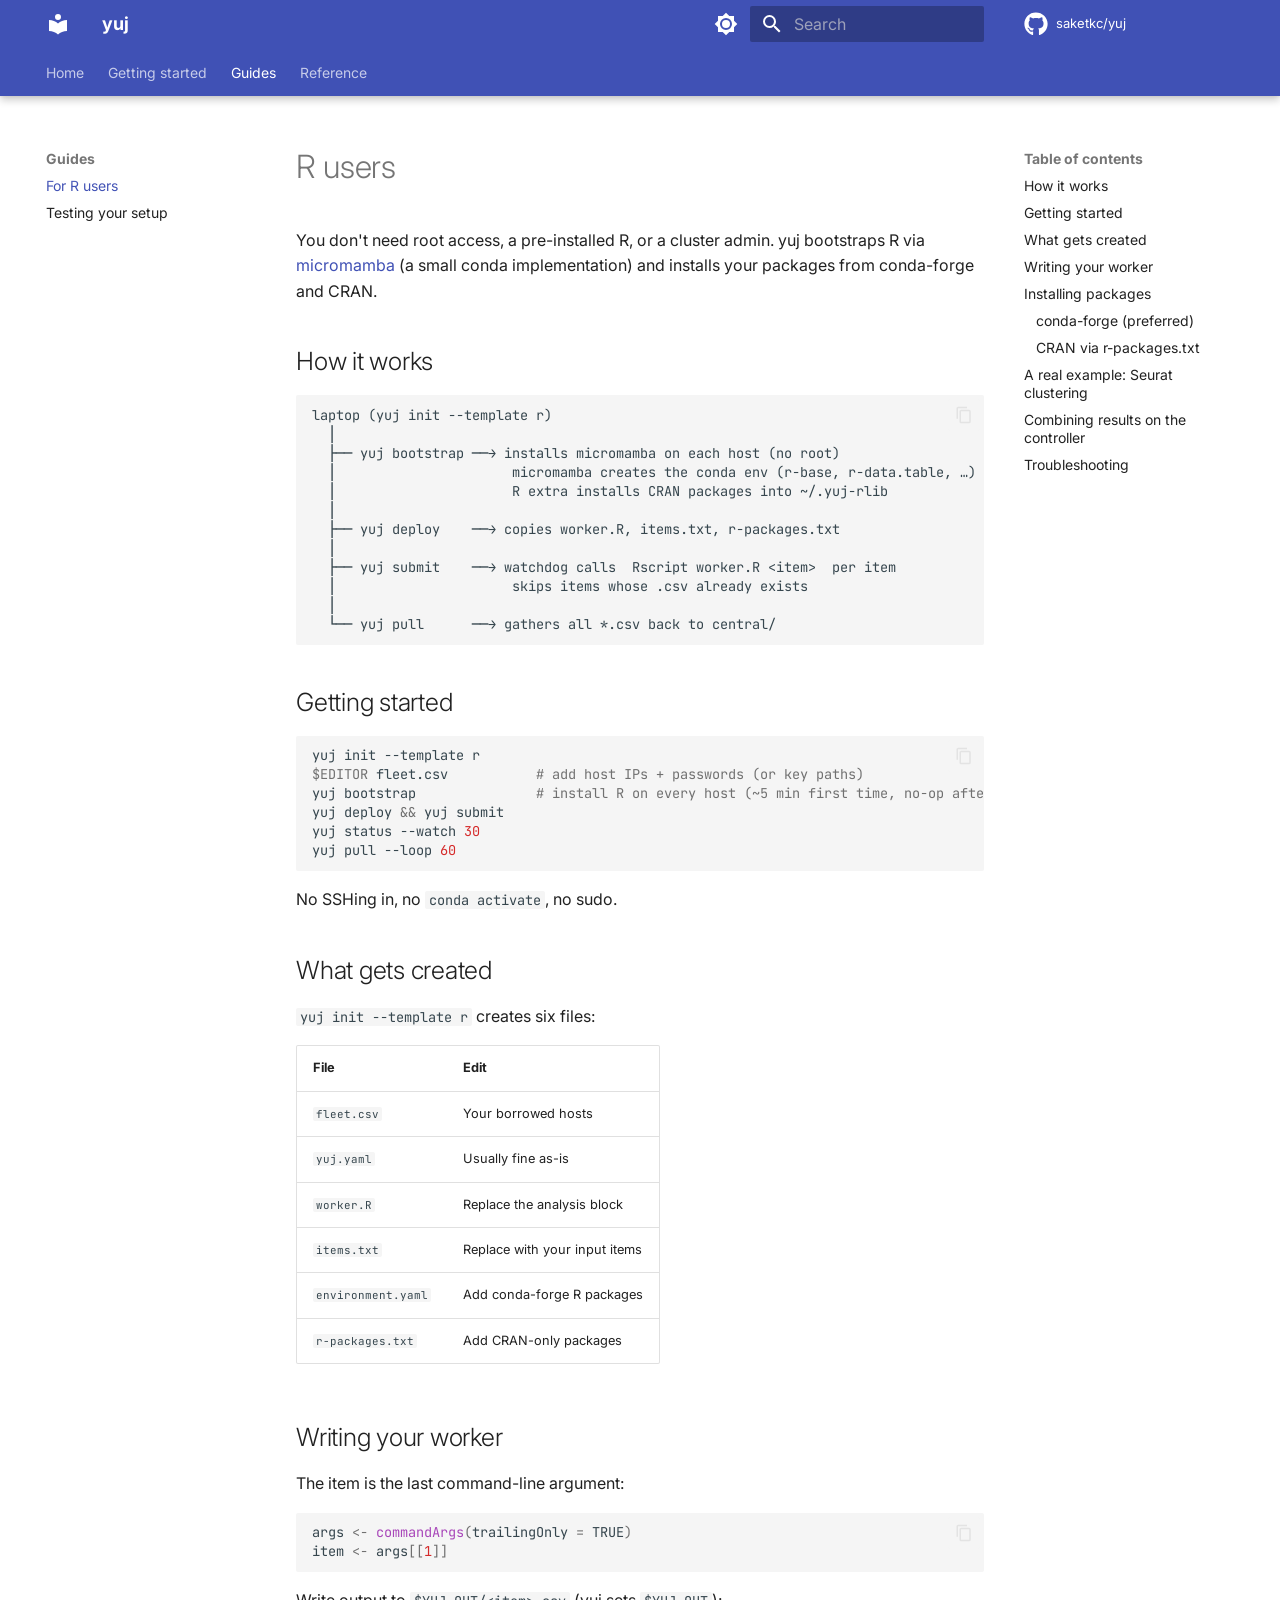
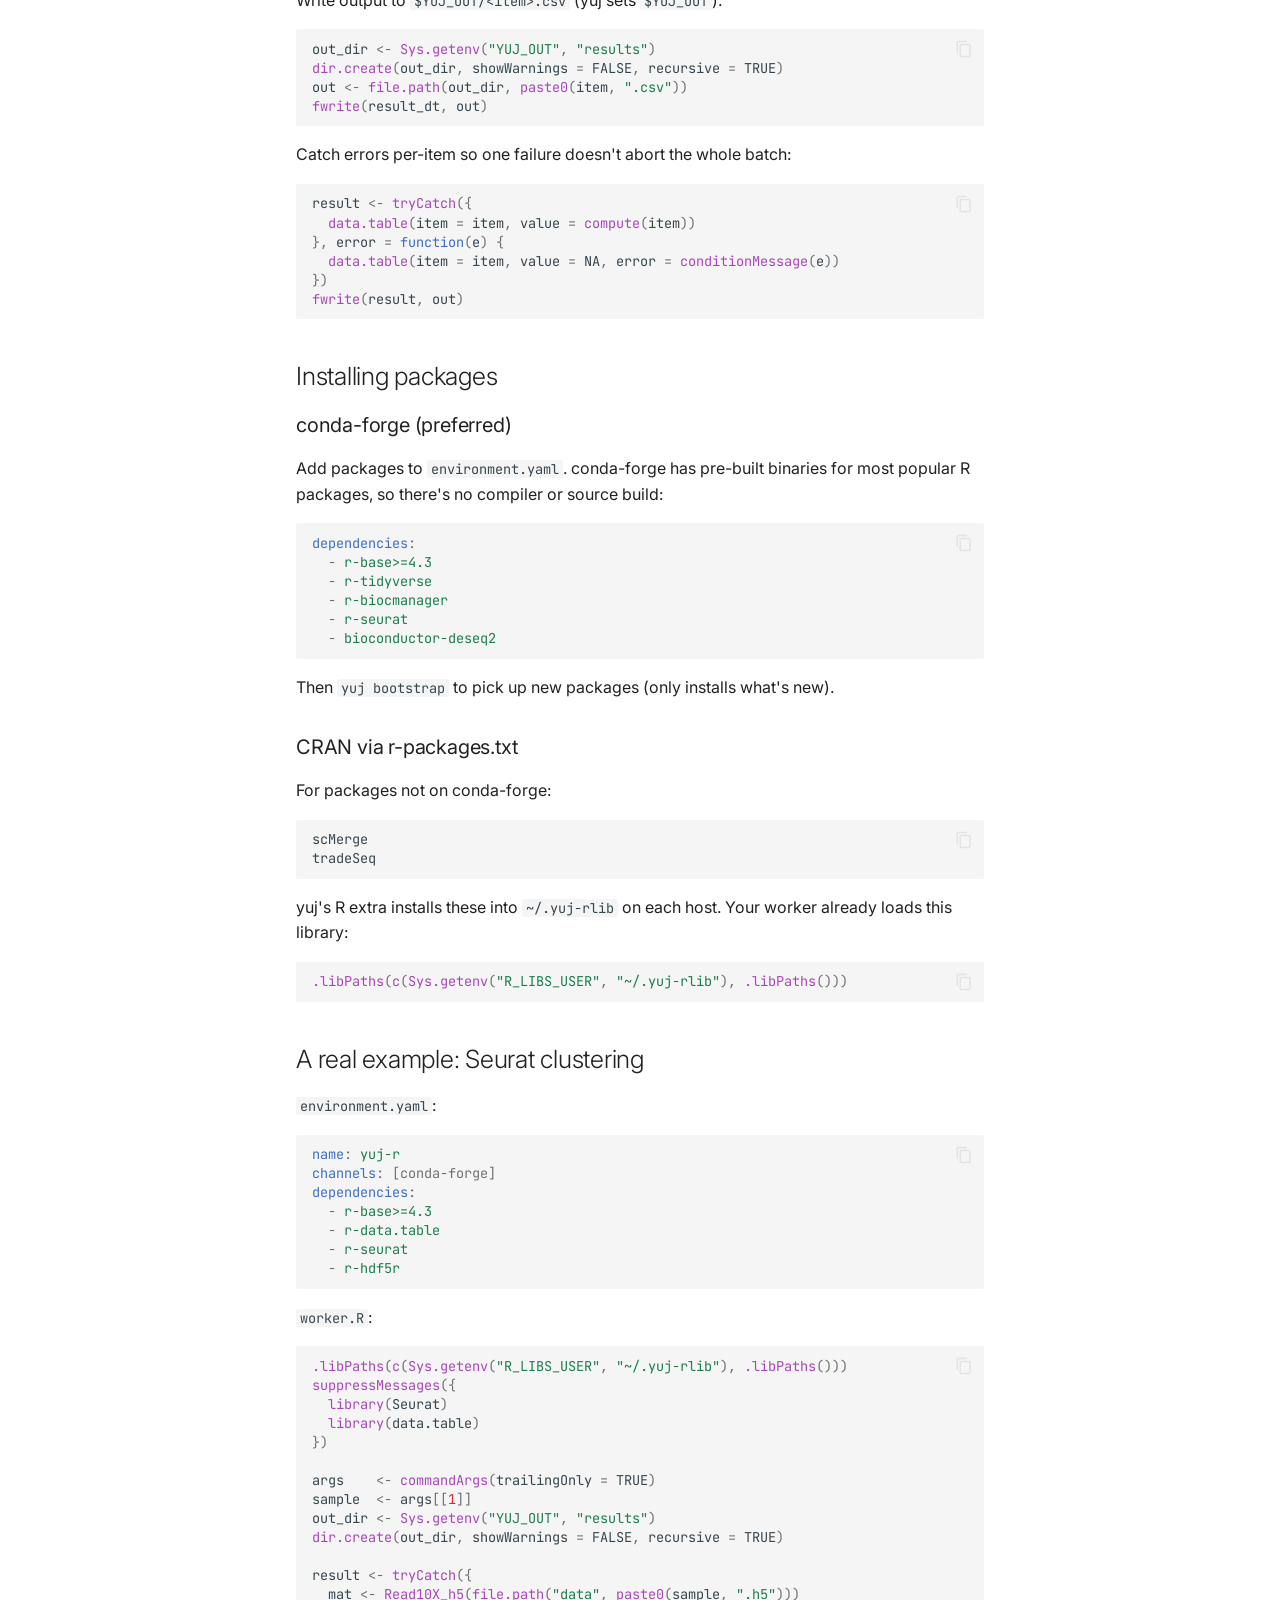
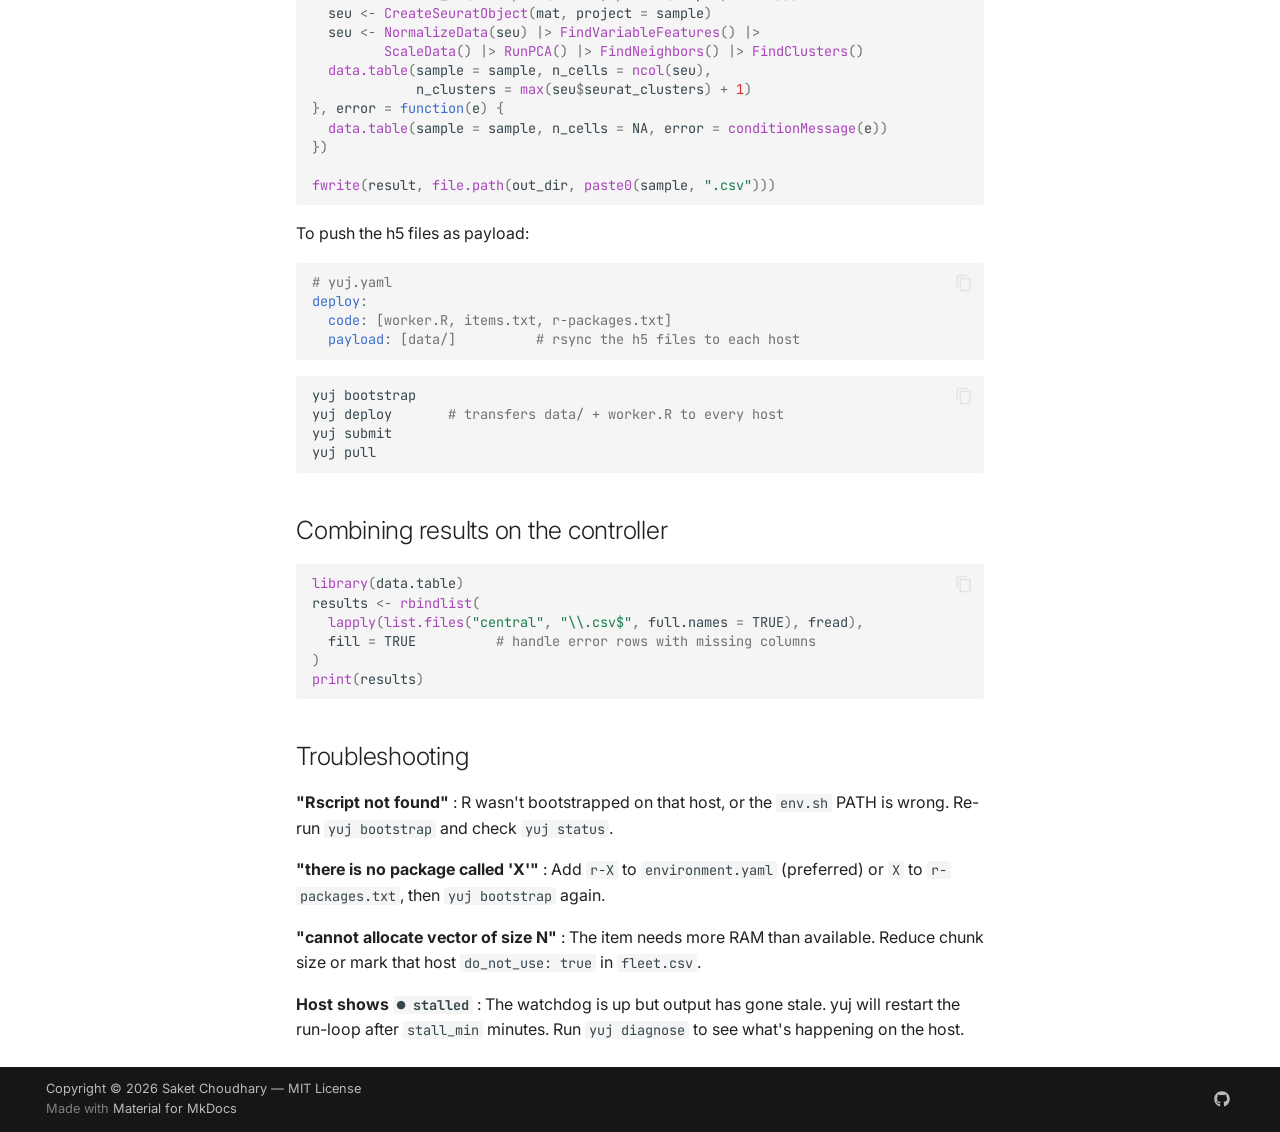
<file: r-users/index.html>
<!doctype html><html lang=en class=no-js> <head><meta charset=utf-8><meta name=viewport content="width=device-width,initial-scale=1"><meta name=description content="A polite, daemon-less batch distributor for opportunistic SSH targets."><link href=https://saketkc.github.io/yuj/r-users/ rel=canonical><link href=../quickstart/ rel=prev><link href=../testing/ rel=next><link rel=icon href=../assets/images/favicon.png><meta name=generator content="mkdocs-1.6.1, mkdocs-material-9.7.6"><title>For R users - yuj</title><link rel=stylesheet href=../assets/stylesheets/main.484c7ddc.min.css><link rel=stylesheet href=../assets/stylesheets/palette.ab4e12ef.min.css><link rel=preconnect href=https://fonts.gstatic.com crossorigin><link rel=stylesheet href="https://fonts.googleapis.com/css?family=Inter:300,300i,400,400i,700,700i%7CJetBrains+Mono:400,400i,700,700i&display=fallback"><style>:root{--md-text-font:"Inter";--md-code-font:"JetBrains Mono"}</style><script>__md_scope=new URL("..",location),__md_hash=e=>[...e].reduce(((e,_)=>(e<<5)-e+_.charCodeAt(0)),0),__md_get=(e,_=localStorage,t=__md_scope)=>JSON.parse(_.getItem(t.pathname+"."+e)),__md_set=(e,_,t=localStorage,a=__md_scope)=>{try{t.setItem(a.pathname+"."+e,JSON.stringify(_))}catch(e){}}</script></head> <body dir=ltr data-md-color-scheme=default data-md-color-primary=indigo data-md-color-accent=indigo> <input class=md-toggle data-md-toggle=drawer type=checkbox id=__drawer autocomplete=off> <input class=md-toggle data-md-toggle=search type=checkbox id=__search autocomplete=off> <label class=md-overlay for=__drawer></label> <div data-md-component=skip> <a href=#r-users class=md-skip> Skip to content </a> </div> <div data-md-component=announce> </div> <header class="md-header md-header--shadow md-header--lifted" data-md-component=header> <nav class="md-header__inner md-grid" aria-label=Header> <a href=.. title=yuj class="md-header__button md-logo" aria-label=yuj data-md-component=logo> <svg xmlns=http://www.w3.org/2000/svg viewbox="0 0 24 24"><path d="M12 8a3 3 0 0 0 3-3 3 3 0 0 0-3-3 3 3 0 0 0-3 3 3 3 0 0 0 3 3m0 3.54C9.64 9.35 6.5 8 3 8v11c3.5 0 6.64 1.35 9 3.54 2.36-2.19 5.5-3.54 9-3.54V8c-3.5 0-6.64 1.35-9 3.54"/></svg> </a> <label class="md-header__button md-icon" for=__drawer> <svg xmlns=http://www.w3.org/2000/svg viewbox="0 0 24 24"><path d="M3 6h18v2H3zm0 5h18v2H3zm0 5h18v2H3z"/></svg> </label> <div class=md-header__title data-md-component=header-title> <div class=md-header__ellipsis> <div class=md-header__topic> <span class=md-ellipsis> yuj </span> </div> <div class=md-header__topic data-md-component=header-topic> <span class=md-ellipsis> For R users </span> </div> </div> </div> <form class=md-header__option data-md-component=palette> <input class=md-option data-md-color-media data-md-color-scheme=default data-md-color-primary=indigo data-md-color-accent=indigo aria-label="Switch to dark mode" type=radio name=__palette id=__palette_0> <label class="md-header__button md-icon" title="Switch to dark mode" for=__palette_1 hidden> <svg xmlns=http://www.w3.org/2000/svg viewbox="0 0 24 24"><path d="M12 8a4 4 0 0 0-4 4 4 4 0 0 0 4 4 4 4 0 0 0 4-4 4 4 0 0 0-4-4m0 10a6 6 0 0 1-6-6 6 6 0 0 1 6-6 6 6 0 0 1 6 6 6 6 0 0 1-6 6m8-9.31V4h-4.69L12 .69 8.69 4H4v4.69L.69 12 4 15.31V20h4.69L12 23.31 15.31 20H20v-4.69L23.31 12z"/></svg> </label> <input class=md-option data-md-color-media data-md-color-scheme=slate data-md-color-primary=indigo data-md-color-accent=indigo aria-label="Switch to light mode" type=radio name=__palette id=__palette_1> <label class="md-header__button md-icon" title="Switch to light mode" for=__palette_0 hidden> <svg xmlns=http://www.w3.org/2000/svg viewbox="0 0 24 24"><path d="M12 18c-.89 0-1.74-.2-2.5-.55C11.56 16.5 13 14.42 13 12s-1.44-4.5-3.5-5.45C10.26 6.2 11.11 6 12 6a6 6 0 0 1 6 6 6 6 0 0 1-6 6m8-9.31V4h-4.69L12 .69 8.69 4H4v4.69L.69 12 4 15.31V20h4.69L12 23.31 15.31 20H20v-4.69L23.31 12z"/></svg> </label> </form> <script>var palette=__md_get("__palette");if(palette&&palette.color){if("(prefers-color-scheme)"===palette.color.media){var media=matchMedia("(prefers-color-scheme: light)"),input=document.querySelector(media.matches?"[data-md-color-media='(prefers-color-scheme: light)']":"[data-md-color-media='(prefers-color-scheme: dark)']");palette.color.media=input.getAttribute("data-md-color-media"),palette.color.scheme=input.getAttribute("data-md-color-scheme"),palette.color.primary=input.getAttribute("data-md-color-primary"),palette.color.accent=input.getAttribute("data-md-color-accent")}for(var[key,value]of Object.entries(palette.color))document.body.setAttribute("data-md-color-"+key,value)}</script> <label class="md-header__button md-icon" for=__search> <svg xmlns=http://www.w3.org/2000/svg viewbox="0 0 24 24"><path d="M9.5 3A6.5 6.5 0 0 1 16 9.5c0 1.61-.59 3.09-1.56 4.23l.27.27h.79l5 5-1.5 1.5-5-5v-.79l-.27-.27A6.52 6.52 0 0 1 9.5 16 6.5 6.5 0 0 1 3 9.5 6.5 6.5 0 0 1 9.5 3m0 2C7 5 5 7 5 9.5S7 14 9.5 14 14 12 14 9.5 12 5 9.5 5"/></svg> </label> <div class=md-search data-md-component=search role=dialog> <label class=md-search__overlay for=__search></label> <div class=md-search__inner role=search> <form class=md-search__form name=search> <input type=text class=md-search__input name=query aria-label=Search placeholder=Search autocapitalize=off autocorrect=off autocomplete=off spellcheck=false data-md-component=search-query required> <label class="md-search__icon md-icon" for=__search> <svg xmlns=http://www.w3.org/2000/svg viewbox="0 0 24 24"><path d="M9.5 3A6.5 6.5 0 0 1 16 9.5c0 1.61-.59 3.09-1.56 4.23l.27.27h.79l5 5-1.5 1.5-5-5v-.79l-.27-.27A6.52 6.52 0 0 1 9.5 16 6.5 6.5 0 0 1 3 9.5 6.5 6.5 0 0 1 9.5 3m0 2C7 5 5 7 5 9.5S7 14 9.5 14 14 12 14 9.5 12 5 9.5 5"/></svg> <svg xmlns=http://www.w3.org/2000/svg viewbox="0 0 24 24"><path d="M20 11v2H8l5.5 5.5-1.42 1.42L4.16 12l7.92-7.92L13.5 5.5 8 11z"/></svg> </label> <nav class=md-search__options aria-label=Search> <button type=reset class="md-search__icon md-icon" title=Clear aria-label=Clear tabindex=-1> <svg xmlns=http://www.w3.org/2000/svg viewbox="0 0 24 24"><path d="M19 6.41 17.59 5 12 10.59 6.41 5 5 6.41 10.59 12 5 17.59 6.41 19 12 13.41 17.59 19 19 17.59 13.41 12z"/></svg> </button> </nav> <div class=md-search__suggest data-md-component=search-suggest></div> </form> <div class=md-search__output> <div class=md-search__scrollwrap tabindex=0 data-md-scrollfix> <div class=md-search-result data-md-component=search-result> <div class=md-search-result__meta> Initializing search </div> <ol class=md-search-result__list role=presentation></ol> </div> </div> </div> </div> </div> <div class=md-header__source> <a href=https://github.com/saketkc/yuj title="Go to repository" class=md-source data-md-component=source> <div class="md-source__icon md-icon"> <svg xmlns=http://www.w3.org/2000/svg viewbox="0 0 512 512"><!-- Font Awesome Free 7.1.0 by @fontawesome - https://fontawesome.com License - https://fontawesome.com/license/free (Icons: CC BY 4.0, Fonts: SIL OFL 1.1, Code: MIT License) Copyright 2025 Fonticons, Inc.--><path d="M173.9 397.4c0 2-2.3 3.6-5.2 3.6-3.3.3-5.6-1.3-5.6-3.6 0-2 2.3-3.6 5.2-3.6 3-.3 5.6 1.3 5.6 3.6m-31.1-4.5c-.7 2 1.3 4.3 4.3 4.9 2.6 1 5.6 0 6.2-2s-1.3-4.3-4.3-5.2c-2.6-.7-5.5.3-6.2 2.3m44.2-1.7c-2.9.7-4.9 2.6-4.6 4.9.3 2 2.9 3.3 5.9 2.6 2.9-.7 4.9-2.6 4.6-4.6-.3-1.9-3-3.2-5.9-2.9M252.8 8C114.1 8 8 113.3 8 252c0 110.9 69.8 205.8 169.5 239.2 12.8 2.3 17.3-5.6 17.3-12.1 0-6.2-.3-40.4-.3-61.4 0 0-70 15-84.7-29.8 0 0-11.4-29.1-27.8-36.6 0 0-22.9-15.7 1.6-15.4 0 0 24.9 2 38.6 25.8 21.9 38.6 58.6 27.5 72.9 20.9 2.3-16 8.8-27.1 16-33.7-55.9-6.2-112.3-14.3-112.3-110.5 0-27.5 7.6-41.3 23.6-58.9-2.6-6.5-11.1-33.3 2.6-67.9 20.9-6.5 69 27 69 27 20-5.6 41.5-8.5 62.8-8.5s42.8 2.9 62.8 8.5c0 0 48.1-33.6 69-27 13.7 34.7 5.2 61.4 2.6 67.9 16 17.7 25.8 31.5 25.8 58.9 0 96.5-58.9 104.2-114.8 110.5 9.2 7.9 17 22.9 17 46.4 0 33.7-.3 75.4-.3 83.6 0 6.5 4.6 14.4 17.3 12.1C436.2 457.8 504 362.9 504 252 504 113.3 391.5 8 252.8 8M105.2 352.9c-1.3 1-1 3.3.7 5.2 1.6 1.6 3.9 2.3 5.2 1 1.3-1 1-3.3-.7-5.2-1.6-1.6-3.9-2.3-5.2-1m-10.8-8.1c-.7 1.3.3 2.9 2.3 3.9 1.6 1 3.6.7 4.3-.7.7-1.3-.3-2.9-2.3-3.9-2-.6-3.6-.3-4.3.7m32.4 35.6c-1.6 1.3-1 4.3 1.3 6.2 2.3 2.3 5.2 2.6 6.5 1 1.3-1.3.7-4.3-1.3-6.2-2.2-2.3-5.2-2.6-6.5-1m-11.4-14.7c-1.6 1-1.6 3.6 0 5.9s4.3 3.3 5.6 2.3c1.6-1.3 1.6-3.9 0-6.2-1.4-2.3-4-3.3-5.6-2"/></svg> </div> <div class=md-source__repository> saketkc/yuj </div> </a> </div> </nav> <nav class=md-tabs aria-label=Tabs data-md-component=tabs> <div class=md-grid> <ul class=md-tabs__list> <li class=md-tabs__item> <a href=.. class=md-tabs__link> Home </a> </li> <li class=md-tabs__item> <a href=../install/ class=md-tabs__link> Getting started </a> </li> <li class="md-tabs__item md-tabs__item--active"> <a href=./ class=md-tabs__link> Guides </a> </li> <li class=md-tabs__item> <a href=../cli/ class=md-tabs__link> Reference </a> </li> </ul> </div> </nav> </header> <div class=md-container data-md-component=container> <main class=md-main data-md-component=main> <div class="md-main__inner md-grid"> <div class="md-sidebar md-sidebar--primary" data-md-component=sidebar data-md-type=navigation> <div class=md-sidebar__scrollwrap> <div class=md-sidebar__inner> <nav class="md-nav md-nav--primary md-nav--lifted" aria-label=Navigation data-md-level=0> <label class=md-nav__title for=__drawer> <a href=.. title=yuj class="md-nav__button md-logo" aria-label=yuj data-md-component=logo> <svg xmlns=http://www.w3.org/2000/svg viewbox="0 0 24 24"><path d="M12 8a3 3 0 0 0 3-3 3 3 0 0 0-3-3 3 3 0 0 0-3 3 3 3 0 0 0 3 3m0 3.54C9.64 9.35 6.5 8 3 8v11c3.5 0 6.64 1.35 9 3.54 2.36-2.19 5.5-3.54 9-3.54V8c-3.5 0-6.64 1.35-9 3.54"/></svg> </a> yuj </label> <div class=md-nav__source> <a href=https://github.com/saketkc/yuj title="Go to repository" class=md-source data-md-component=source> <div class="md-source__icon md-icon"> <svg xmlns=http://www.w3.org/2000/svg viewbox="0 0 512 512"><!-- Font Awesome Free 7.1.0 by @fontawesome - https://fontawesome.com License - https://fontawesome.com/license/free (Icons: CC BY 4.0, Fonts: SIL OFL 1.1, Code: MIT License) Copyright 2025 Fonticons, Inc.--><path d="M173.9 397.4c0 2-2.3 3.6-5.2 3.6-3.3.3-5.6-1.3-5.6-3.6 0-2 2.3-3.6 5.2-3.6 3-.3 5.6 1.3 5.6 3.6m-31.1-4.5c-.7 2 1.3 4.3 4.3 4.9 2.6 1 5.6 0 6.2-2s-1.3-4.3-4.3-5.2c-2.6-.7-5.5.3-6.2 2.3m44.2-1.7c-2.9.7-4.9 2.6-4.6 4.9.3 2 2.9 3.3 5.9 2.6 2.9-.7 4.9-2.6 4.6-4.6-.3-1.9-3-3.2-5.9-2.9M252.8 8C114.1 8 8 113.3 8 252c0 110.9 69.8 205.8 169.5 239.2 12.8 2.3 17.3-5.6 17.3-12.1 0-6.2-.3-40.4-.3-61.4 0 0-70 15-84.7-29.8 0 0-11.4-29.1-27.8-36.6 0 0-22.9-15.7 1.6-15.4 0 0 24.9 2 38.6 25.8 21.9 38.6 58.6 27.5 72.9 20.9 2.3-16 8.8-27.1 16-33.7-55.9-6.2-112.3-14.3-112.3-110.5 0-27.5 7.6-41.3 23.6-58.9-2.6-6.5-11.1-33.3 2.6-67.9 20.9-6.5 69 27 69 27 20-5.6 41.5-8.5 62.8-8.5s42.8 2.9 62.8 8.5c0 0 48.1-33.6 69-27 13.7 34.7 5.2 61.4 2.6 67.9 16 17.7 25.8 31.5 25.8 58.9 0 96.5-58.9 104.2-114.8 110.5 9.2 7.9 17 22.9 17 46.4 0 33.7-.3 75.4-.3 83.6 0 6.5 4.6 14.4 17.3 12.1C436.2 457.8 504 362.9 504 252 504 113.3 391.5 8 252.8 8M105.2 352.9c-1.3 1-1 3.3.7 5.2 1.6 1.6 3.9 2.3 5.2 1 1.3-1 1-3.3-.7-5.2-1.6-1.6-3.9-2.3-5.2-1m-10.8-8.1c-.7 1.3.3 2.9 2.3 3.9 1.6 1 3.6.7 4.3-.7.7-1.3-.3-2.9-2.3-3.9-2-.6-3.6-.3-4.3.7m32.4 35.6c-1.6 1.3-1 4.3 1.3 6.2 2.3 2.3 5.2 2.6 6.5 1 1.3-1.3.7-4.3-1.3-6.2-2.2-2.3-5.2-2.6-6.5-1m-11.4-14.7c-1.6 1-1.6 3.6 0 5.9s4.3 3.3 5.6 2.3c1.6-1.3 1.6-3.9 0-6.2-1.4-2.3-4-3.3-5.6-2"/></svg> </div> <div class=md-source__repository> saketkc/yuj </div> </a> </div> <ul class=md-nav__list data-md-scrollfix> <li class=md-nav__item> <a href=.. class=md-nav__link> <span class=md-ellipsis> Home </span> </a> </li> <li class="md-nav__item md-nav__item--nested"> <input class="md-nav__toggle md-toggle " type=checkbox id=__nav_2> <label class=md-nav__link for=__nav_2 id=__nav_2_label tabindex=0> <span class=md-ellipsis> Getting started </span> <span class="md-nav__icon md-icon"></span> </label> <nav class=md-nav data-md-level=1 aria-labelledby=__nav_2_label aria-expanded=false> <label class=md-nav__title for=__nav_2> <span class="md-nav__icon md-icon"></span> Getting started </label> <ul class=md-nav__list data-md-scrollfix> <li class=md-nav__item> <a href=../install/ class=md-nav__link> <span class=md-ellipsis> Installation </span> </a> </li> <li class=md-nav__item> <a href=../quickstart/ class=md-nav__link> <span class=md-ellipsis> Quickstart (CLI) </span> </a> </li> </ul> </nav> </li> <li class="md-nav__item md-nav__item--active md-nav__item--section md-nav__item--nested"> <input class="md-nav__toggle md-toggle " type=checkbox id=__nav_3 checked> <label class=md-nav__link for=__nav_3 id=__nav_3_label tabindex> <span class=md-ellipsis> Guides </span> <span class="md-nav__icon md-icon"></span> </label> <nav class=md-nav data-md-level=1 aria-labelledby=__nav_3_label aria-expanded=true> <label class=md-nav__title for=__nav_3> <span class="md-nav__icon md-icon"></span> Guides </label> <ul class=md-nav__list data-md-scrollfix> <li class="md-nav__item md-nav__item--active"> <input class="md-nav__toggle md-toggle" type=checkbox id=__toc> <label class="md-nav__link md-nav__link--active" for=__toc> <span class=md-ellipsis> For R users </span> <span class="md-nav__icon md-icon"></span> </label> <a href=./ class="md-nav__link md-nav__link--active"> <span class=md-ellipsis> For R users </span> </a> <nav class="md-nav md-nav--secondary" aria-label="Table of contents"> <label class=md-nav__title for=__toc> <span class="md-nav__icon md-icon"></span> Table of contents </label> <ul class=md-nav__list data-md-component=toc data-md-scrollfix> <li class=md-nav__item> <a href=#how-it-works class=md-nav__link> <span class=md-ellipsis> How it works </span> </a> </li> <li class=md-nav__item> <a href=#getting-started class=md-nav__link> <span class=md-ellipsis> Getting started </span> </a> </li> <li class=md-nav__item> <a href=#what-gets-created class=md-nav__link> <span class=md-ellipsis> What gets created </span> </a> </li> <li class=md-nav__item> <a href=#writing-your-worker class=md-nav__link> <span class=md-ellipsis> Writing your worker </span> </a> </li> <li class=md-nav__item> <a href=#installing-packages class=md-nav__link> <span class=md-ellipsis> Installing packages </span> </a> <nav class=md-nav aria-label="Installing packages"> <ul class=md-nav__list> <li class=md-nav__item> <a href=#conda-forge-preferred class=md-nav__link> <span class=md-ellipsis> conda-forge (preferred) </span> </a> </li> <li class=md-nav__item> <a href=#cran-via-r-packagestxt class=md-nav__link> <span class=md-ellipsis> CRAN via r-packages.txt </span> </a> </li> </ul> </nav> </li> <li class=md-nav__item> <a href=#a-real-example-seurat-clustering class=md-nav__link> <span class=md-ellipsis> A real example: Seurat clustering </span> </a> </li> <li class=md-nav__item> <a href=#combining-results-on-the-controller class=md-nav__link> <span class=md-ellipsis> Combining results on the controller </span> </a> </li> <li class=md-nav__item> <a href=#troubleshooting class=md-nav__link> <span class=md-ellipsis> Troubleshooting </span> </a> </li> </ul> </nav> </li> <li class=md-nav__item> <a href=../testing/ class=md-nav__link> <span class=md-ellipsis> Testing your setup </span> </a> </li> </ul> </nav> </li> <li class="md-nav__item md-nav__item--nested"> <input class="md-nav__toggle md-toggle " type=checkbox id=__nav_4> <label class=md-nav__link for=__nav_4 id=__nav_4_label tabindex=0> <span class=md-ellipsis> Reference </span> <span class="md-nav__icon md-icon"></span> </label> <nav class=md-nav data-md-level=1 aria-labelledby=__nav_4_label aria-expanded=false> <label class=md-nav__title for=__nav_4> <span class="md-nav__icon md-icon"></span> Reference </label> <ul class=md-nav__list data-md-scrollfix> <li class=md-nav__item> <a href=../cli/ class=md-nav__link> <span class=md-ellipsis> CLI reference </span> </a> </li> <li class=md-nav__item> <a href=../concepts/ class=md-nav__link> <span class=md-ellipsis> Key concepts </span> </a> </li> <li class=md-nav__item> <a href=../caveats/ class=md-nav__link> <span class=md-ellipsis> Caveats </span> </a> </li> </ul> </nav> </li> </ul> </nav> </div> </div> </div> <div class="md-sidebar md-sidebar--secondary" data-md-component=sidebar data-md-type=toc> <div class=md-sidebar__scrollwrap> <div class=md-sidebar__inner> <nav class="md-nav md-nav--secondary" aria-label="Table of contents"> <label class=md-nav__title for=__toc> <span class="md-nav__icon md-icon"></span> Table of contents </label> <ul class=md-nav__list data-md-component=toc data-md-scrollfix> <li class=md-nav__item> <a href=#how-it-works class=md-nav__link> <span class=md-ellipsis> How it works </span> </a> </li> <li class=md-nav__item> <a href=#getting-started class=md-nav__link> <span class=md-ellipsis> Getting started </span> </a> </li> <li class=md-nav__item> <a href=#what-gets-created class=md-nav__link> <span class=md-ellipsis> What gets created </span> </a> </li> <li class=md-nav__item> <a href=#writing-your-worker class=md-nav__link> <span class=md-ellipsis> Writing your worker </span> </a> </li> <li class=md-nav__item> <a href=#installing-packages class=md-nav__link> <span class=md-ellipsis> Installing packages </span> </a> <nav class=md-nav aria-label="Installing packages"> <ul class=md-nav__list> <li class=md-nav__item> <a href=#conda-forge-preferred class=md-nav__link> <span class=md-ellipsis> conda-forge (preferred) </span> </a> </li> <li class=md-nav__item> <a href=#cran-via-r-packagestxt class=md-nav__link> <span class=md-ellipsis> CRAN via r-packages.txt </span> </a> </li> </ul> </nav> </li> <li class=md-nav__item> <a href=#a-real-example-seurat-clustering class=md-nav__link> <span class=md-ellipsis> A real example: Seurat clustering </span> </a> </li> <li class=md-nav__item> <a href=#combining-results-on-the-controller class=md-nav__link> <span class=md-ellipsis> Combining results on the controller </span> </a> </li> <li class=md-nav__item> <a href=#troubleshooting class=md-nav__link> <span class=md-ellipsis> Troubleshooting </span> </a> </li> </ul> </nav> </div> </div> </div> <div class=md-content data-md-component=content> <article class="md-content__inner md-typeset"> <h1 id=r-users>R users<a class=headerlink href=#r-users title="Permanent link">&para;</a></h1> <p>You don't need root access, a pre-installed R, or a cluster admin. yuj bootstraps R via <a href=https://mamba.readthedocs.io/ >micromamba</a> (a small conda implementation) and installs your packages from conda-forge and CRAN.</p> <h2 id=how-it-works>How it works<a class=headerlink href=#how-it-works title="Permanent link">&para;</a></h2> <div class="language-text highlight"><pre><span></span><code><span id=__span-0-1><a id=__codelineno-0-1 name=__codelineno-0-1 href=#__codelineno-0-1></a>laptop (yuj init --template r)
</span><span id=__span-0-2><a id=__codelineno-0-2 name=__codelineno-0-2 href=#__codelineno-0-2></a>  │
</span><span id=__span-0-3><a id=__codelineno-0-3 name=__codelineno-0-3 href=#__codelineno-0-3></a>  ├── yuj bootstrap ──→ installs micromamba on each host (no root)
</span><span id=__span-0-4><a id=__codelineno-0-4 name=__codelineno-0-4 href=#__codelineno-0-4></a>  │                      micromamba creates the conda env (r-base, r-data.table, …)
</span><span id=__span-0-5><a id=__codelineno-0-5 name=__codelineno-0-5 href=#__codelineno-0-5></a>  │                      R extra installs CRAN packages into ~/.yuj-rlib
</span><span id=__span-0-6><a id=__codelineno-0-6 name=__codelineno-0-6 href=#__codelineno-0-6></a>  │
</span><span id=__span-0-7><a id=__codelineno-0-7 name=__codelineno-0-7 href=#__codelineno-0-7></a>  ├── yuj deploy    ──→ copies worker.R, items.txt, r-packages.txt
</span><span id=__span-0-8><a id=__codelineno-0-8 name=__codelineno-0-8 href=#__codelineno-0-8></a>  │
</span><span id=__span-0-9><a id=__codelineno-0-9 name=__codelineno-0-9 href=#__codelineno-0-9></a>  ├── yuj submit    ──→ watchdog calls  Rscript worker.R &lt;item&gt;  per item
</span><span id=__span-0-10><a id=__codelineno-0-10 name=__codelineno-0-10 href=#__codelineno-0-10></a>  │                      skips items whose .csv already exists
</span><span id=__span-0-11><a id=__codelineno-0-11 name=__codelineno-0-11 href=#__codelineno-0-11></a>  │
</span><span id=__span-0-12><a id=__codelineno-0-12 name=__codelineno-0-12 href=#__codelineno-0-12></a>  └── yuj pull      ──→ gathers all *.csv back to central/
</span></code></pre></div> <h2 id=getting-started>Getting started<a class=headerlink href=#getting-started title="Permanent link">&para;</a></h2> <div class="language-bash highlight"><pre><span></span><code><span id=__span-1-1><a id=__codelineno-1-1 name=__codelineno-1-1 href=#__codelineno-1-1></a>yuj<span class=w> </span>init<span class=w> </span>--template<span class=w> </span>r
</span><span id=__span-1-2><a id=__codelineno-1-2 name=__codelineno-1-2 href=#__codelineno-1-2></a><span class=nv>$EDITOR</span><span class=w> </span>fleet.csv<span class=w>           </span><span class=c1># add host IPs + passwords (or key paths)</span>
</span><span id=__span-1-3><a id=__codelineno-1-3 name=__codelineno-1-3 href=#__codelineno-1-3></a>yuj<span class=w> </span>bootstrap<span class=w>               </span><span class=c1># install R on every host (~5 min first time, no-op after)</span>
</span><span id=__span-1-4><a id=__codelineno-1-4 name=__codelineno-1-4 href=#__codelineno-1-4></a>yuj<span class=w> </span>deploy<span class=w> </span><span class=o>&amp;&amp;</span><span class=w> </span>yuj<span class=w> </span>submit
</span><span id=__span-1-5><a id=__codelineno-1-5 name=__codelineno-1-5 href=#__codelineno-1-5></a>yuj<span class=w> </span>status<span class=w> </span>--watch<span class=w> </span><span class=m>30</span>
</span><span id=__span-1-6><a id=__codelineno-1-6 name=__codelineno-1-6 href=#__codelineno-1-6></a>yuj<span class=w> </span>pull<span class=w> </span>--loop<span class=w> </span><span class=m>60</span>
</span></code></pre></div> <p>No SSHing in, no <code>conda activate</code>, no sudo.</p> <h2 id=what-gets-created>What gets created<a class=headerlink href=#what-gets-created title="Permanent link">&para;</a></h2> <p><code>yuj init --template r</code> creates six files:</p> <table> <thead> <tr> <th>File</th> <th>Edit</th> </tr> </thead> <tbody> <tr> <td><code>fleet.csv</code></td> <td>Your borrowed hosts</td> </tr> <tr> <td><code>yuj.yaml</code></td> <td>Usually fine as-is</td> </tr> <tr> <td><code>worker.R</code></td> <td>Replace the analysis block</td> </tr> <tr> <td><code>items.txt</code></td> <td>Replace with your input items</td> </tr> <tr> <td><code>environment.yaml</code></td> <td>Add conda-forge R packages</td> </tr> <tr> <td><code>r-packages.txt</code></td> <td>Add CRAN-only packages</td> </tr> </tbody> </table> <h2 id=writing-your-worker>Writing your worker<a class=headerlink href=#writing-your-worker title="Permanent link">&para;</a></h2> <p>The item is the last command-line argument:</p> <div class="language-r highlight"><pre><span></span><code><span id=__span-2-1><a id=__codelineno-2-1 name=__codelineno-2-1 href=#__codelineno-2-1></a><span class=n>args</span><span class=w> </span><span class=o>&lt;-</span><span class=w> </span><span class=nf>commandArgs</span><span class=p>(</span><span class=n>trailingOnly</span><span class=w> </span><span class=o>=</span><span class=w> </span><span class=kc>TRUE</span><span class=p>)</span>
</span><span id=__span-2-2><a id=__codelineno-2-2 name=__codelineno-2-2 href=#__codelineno-2-2></a><span class=n>item</span><span class=w> </span><span class=o>&lt;-</span><span class=w> </span><span class=n>args</span><span class=p>[[</span><span class=m>1</span><span class=p>]]</span>
</span></code></pre></div> <p>Write output to <code>$YUJ_OUT/&lt;item&gt;.csv</code> (yuj sets <code>$YUJ_OUT</code>):</p> <div class="language-r highlight"><pre><span></span><code><span id=__span-3-1><a id=__codelineno-3-1 name=__codelineno-3-1 href=#__codelineno-3-1></a><span class=n>out_dir</span><span class=w> </span><span class=o>&lt;-</span><span class=w> </span><span class=nf>Sys.getenv</span><span class=p>(</span><span class=s>&quot;YUJ_OUT&quot;</span><span class=p>,</span><span class=w> </span><span class=s>&quot;results&quot;</span><span class=p>)</span>
</span><span id=__span-3-2><a id=__codelineno-3-2 name=__codelineno-3-2 href=#__codelineno-3-2></a><span class=nf>dir.create</span><span class=p>(</span><span class=n>out_dir</span><span class=p>,</span><span class=w> </span><span class=n>showWarnings</span><span class=w> </span><span class=o>=</span><span class=w> </span><span class=kc>FALSE</span><span class=p>,</span><span class=w> </span><span class=n>recursive</span><span class=w> </span><span class=o>=</span><span class=w> </span><span class=kc>TRUE</span><span class=p>)</span>
</span><span id=__span-3-3><a id=__codelineno-3-3 name=__codelineno-3-3 href=#__codelineno-3-3></a><span class=n>out</span><span class=w> </span><span class=o>&lt;-</span><span class=w> </span><span class=nf>file.path</span><span class=p>(</span><span class=n>out_dir</span><span class=p>,</span><span class=w> </span><span class=nf>paste0</span><span class=p>(</span><span class=n>item</span><span class=p>,</span><span class=w> </span><span class=s>&quot;.csv&quot;</span><span class=p>))</span>
</span><span id=__span-3-4><a id=__codelineno-3-4 name=__codelineno-3-4 href=#__codelineno-3-4></a><span class=nf>fwrite</span><span class=p>(</span><span class=n>result_dt</span><span class=p>,</span><span class=w> </span><span class=n>out</span><span class=p>)</span>
</span></code></pre></div> <p>Catch errors per-item so one failure doesn't abort the whole batch:</p> <div class="language-r highlight"><pre><span></span><code><span id=__span-4-1><a id=__codelineno-4-1 name=__codelineno-4-1 href=#__codelineno-4-1></a><span class=n>result</span><span class=w> </span><span class=o>&lt;-</span><span class=w> </span><span class=nf>tryCatch</span><span class=p>({</span>
</span><span id=__span-4-2><a id=__codelineno-4-2 name=__codelineno-4-2 href=#__codelineno-4-2></a><span class=w>  </span><span class=nf>data.table</span><span class=p>(</span><span class=n>item</span><span class=w> </span><span class=o>=</span><span class=w> </span><span class=n>item</span><span class=p>,</span><span class=w> </span><span class=n>value</span><span class=w> </span><span class=o>=</span><span class=w> </span><span class=nf>compute</span><span class=p>(</span><span class=n>item</span><span class=p>))</span>
</span><span id=__span-4-3><a id=__codelineno-4-3 name=__codelineno-4-3 href=#__codelineno-4-3></a><span class=p>},</span><span class=w> </span><span class=n>error</span><span class=w> </span><span class=o>=</span><span class=w> </span><span class=kr>function</span><span class=p>(</span><span class=n>e</span><span class=p>)</span><span class=w> </span><span class=p>{</span>
</span><span id=__span-4-4><a id=__codelineno-4-4 name=__codelineno-4-4 href=#__codelineno-4-4></a><span class=w>  </span><span class=nf>data.table</span><span class=p>(</span><span class=n>item</span><span class=w> </span><span class=o>=</span><span class=w> </span><span class=n>item</span><span class=p>,</span><span class=w> </span><span class=n>value</span><span class=w> </span><span class=o>=</span><span class=w> </span><span class=kc>NA</span><span class=p>,</span><span class=w> </span><span class=n>error</span><span class=w> </span><span class=o>=</span><span class=w> </span><span class=nf>conditionMessage</span><span class=p>(</span><span class=n>e</span><span class=p>))</span>
</span><span id=__span-4-5><a id=__codelineno-4-5 name=__codelineno-4-5 href=#__codelineno-4-5></a><span class=p>})</span>
</span><span id=__span-4-6><a id=__codelineno-4-6 name=__codelineno-4-6 href=#__codelineno-4-6></a><span class=nf>fwrite</span><span class=p>(</span><span class=n>result</span><span class=p>,</span><span class=w> </span><span class=n>out</span><span class=p>)</span>
</span></code></pre></div> <h2 id=installing-packages>Installing packages<a class=headerlink href=#installing-packages title="Permanent link">&para;</a></h2> <h3 id=conda-forge-preferred>conda-forge (preferred)<a class=headerlink href=#conda-forge-preferred title="Permanent link">&para;</a></h3> <p>Add packages to <code>environment.yaml</code>. conda-forge has pre-built binaries for most popular R packages, so there's no compiler or source build:</p> <div class="language-yaml highlight"><pre><span></span><code><span id=__span-5-1><a id=__codelineno-5-1 name=__codelineno-5-1 href=#__codelineno-5-1></a><span class=nt>dependencies</span><span class=p>:</span>
</span><span id=__span-5-2><a id=__codelineno-5-2 name=__codelineno-5-2 href=#__codelineno-5-2></a><span class=w>  </span><span class="p p-Indicator">-</span><span class=w> </span><span class="l l-Scalar l-Scalar-Plain">r-base&gt;=4.3</span>
</span><span id=__span-5-3><a id=__codelineno-5-3 name=__codelineno-5-3 href=#__codelineno-5-3></a><span class=w>  </span><span class="p p-Indicator">-</span><span class=w> </span><span class="l l-Scalar l-Scalar-Plain">r-tidyverse</span>
</span><span id=__span-5-4><a id=__codelineno-5-4 name=__codelineno-5-4 href=#__codelineno-5-4></a><span class=w>  </span><span class="p p-Indicator">-</span><span class=w> </span><span class="l l-Scalar l-Scalar-Plain">r-biocmanager</span>
</span><span id=__span-5-5><a id=__codelineno-5-5 name=__codelineno-5-5 href=#__codelineno-5-5></a><span class=w>  </span><span class="p p-Indicator">-</span><span class=w> </span><span class="l l-Scalar l-Scalar-Plain">r-seurat</span>
</span><span id=__span-5-6><a id=__codelineno-5-6 name=__codelineno-5-6 href=#__codelineno-5-6></a><span class=w>  </span><span class="p p-Indicator">-</span><span class=w> </span><span class="l l-Scalar l-Scalar-Plain">bioconductor-deseq2</span>
</span></code></pre></div> <p>Then <code>yuj bootstrap</code> to pick up new packages (only installs what's new).</p> <h3 id=cran-via-r-packagestxt>CRAN via r-packages.txt<a class=headerlink href=#cran-via-r-packagestxt title="Permanent link">&para;</a></h3> <p>For packages not on conda-forge:</p> <div class="language-text highlight"><pre><span></span><code><span id=__span-6-1><a id=__codelineno-6-1 name=__codelineno-6-1 href=#__codelineno-6-1></a>scMerge
</span><span id=__span-6-2><a id=__codelineno-6-2 name=__codelineno-6-2 href=#__codelineno-6-2></a>tradeSeq
</span></code></pre></div> <p>yuj's R extra installs these into <code>~/.yuj-rlib</code> on each host. Your worker already loads this library:</p> <div class="language-r highlight"><pre><span></span><code><span id=__span-7-1><a id=__codelineno-7-1 name=__codelineno-7-1 href=#__codelineno-7-1></a><span class=nf>.libPaths</span><span class=p>(</span><span class=nf>c</span><span class=p>(</span><span class=nf>Sys.getenv</span><span class=p>(</span><span class=s>&quot;R_LIBS_USER&quot;</span><span class=p>,</span><span class=w> </span><span class=s>&quot;~/.yuj-rlib&quot;</span><span class=p>),</span><span class=w> </span><span class=nf>.libPaths</span><span class=p>()))</span>
</span></code></pre></div> <h2 id=a-real-example-seurat-clustering>A real example: Seurat clustering<a class=headerlink href=#a-real-example-seurat-clustering title="Permanent link">&para;</a></h2> <p><code>environment.yaml</code>: <div class="language-yaml highlight"><pre><span></span><code><span id=__span-8-1><a id=__codelineno-8-1 name=__codelineno-8-1 href=#__codelineno-8-1></a><span class=nt>name</span><span class=p>:</span><span class=w> </span><span class="l l-Scalar l-Scalar-Plain">yuj-r</span>
</span><span id=__span-8-2><a id=__codelineno-8-2 name=__codelineno-8-2 href=#__codelineno-8-2></a><span class=nt>channels</span><span class=p>:</span><span class=w> </span><span class="p p-Indicator">[</span><span class=nv>conda-forge</span><span class="p p-Indicator">]</span>
</span><span id=__span-8-3><a id=__codelineno-8-3 name=__codelineno-8-3 href=#__codelineno-8-3></a><span class=nt>dependencies</span><span class=p>:</span>
</span><span id=__span-8-4><a id=__codelineno-8-4 name=__codelineno-8-4 href=#__codelineno-8-4></a><span class=w>  </span><span class="p p-Indicator">-</span><span class=w> </span><span class="l l-Scalar l-Scalar-Plain">r-base&gt;=4.3</span>
</span><span id=__span-8-5><a id=__codelineno-8-5 name=__codelineno-8-5 href=#__codelineno-8-5></a><span class=w>  </span><span class="p p-Indicator">-</span><span class=w> </span><span class="l l-Scalar l-Scalar-Plain">r-data.table</span>
</span><span id=__span-8-6><a id=__codelineno-8-6 name=__codelineno-8-6 href=#__codelineno-8-6></a><span class=w>  </span><span class="p p-Indicator">-</span><span class=w> </span><span class="l l-Scalar l-Scalar-Plain">r-seurat</span>
</span><span id=__span-8-7><a id=__codelineno-8-7 name=__codelineno-8-7 href=#__codelineno-8-7></a><span class=w>  </span><span class="p p-Indicator">-</span><span class=w> </span><span class="l l-Scalar l-Scalar-Plain">r-hdf5r</span>
</span></code></pre></div></p> <p><code>worker.R</code>: <div class="language-r highlight"><pre><span></span><code><span id=__span-9-1><a id=__codelineno-9-1 name=__codelineno-9-1 href=#__codelineno-9-1></a><span class=nf>.libPaths</span><span class=p>(</span><span class=nf>c</span><span class=p>(</span><span class=nf>Sys.getenv</span><span class=p>(</span><span class=s>&quot;R_LIBS_USER&quot;</span><span class=p>,</span><span class=w> </span><span class=s>&quot;~/.yuj-rlib&quot;</span><span class=p>),</span><span class=w> </span><span class=nf>.libPaths</span><span class=p>()))</span>
</span><span id=__span-9-2><a id=__codelineno-9-2 name=__codelineno-9-2 href=#__codelineno-9-2></a><span class=nf>suppressMessages</span><span class=p>({</span>
</span><span id=__span-9-3><a id=__codelineno-9-3 name=__codelineno-9-3 href=#__codelineno-9-3></a><span class=w>  </span><span class=nf>library</span><span class=p>(</span><span class=n>Seurat</span><span class=p>)</span>
</span><span id=__span-9-4><a id=__codelineno-9-4 name=__codelineno-9-4 href=#__codelineno-9-4></a><span class=w>  </span><span class=nf>library</span><span class=p>(</span><span class=n>data.table</span><span class=p>)</span>
</span><span id=__span-9-5><a id=__codelineno-9-5 name=__codelineno-9-5 href=#__codelineno-9-5></a><span class=p>})</span>
</span><span id=__span-9-6><a id=__codelineno-9-6 name=__codelineno-9-6 href=#__codelineno-9-6></a>
</span><span id=__span-9-7><a id=__codelineno-9-7 name=__codelineno-9-7 href=#__codelineno-9-7></a><span class=n>args</span><span class=w>    </span><span class=o>&lt;-</span><span class=w> </span><span class=nf>commandArgs</span><span class=p>(</span><span class=n>trailingOnly</span><span class=w> </span><span class=o>=</span><span class=w> </span><span class=kc>TRUE</span><span class=p>)</span>
</span><span id=__span-9-8><a id=__codelineno-9-8 name=__codelineno-9-8 href=#__codelineno-9-8></a><span class=n>sample</span><span class=w>  </span><span class=o>&lt;-</span><span class=w> </span><span class=n>args</span><span class=p>[[</span><span class=m>1</span><span class=p>]]</span>
</span><span id=__span-9-9><a id=__codelineno-9-9 name=__codelineno-9-9 href=#__codelineno-9-9></a><span class=n>out_dir</span><span class=w> </span><span class=o>&lt;-</span><span class=w> </span><span class=nf>Sys.getenv</span><span class=p>(</span><span class=s>&quot;YUJ_OUT&quot;</span><span class=p>,</span><span class=w> </span><span class=s>&quot;results&quot;</span><span class=p>)</span>
</span><span id=__span-9-10><a id=__codelineno-9-10 name=__codelineno-9-10 href=#__codelineno-9-10></a><span class=nf>dir.create</span><span class=p>(</span><span class=n>out_dir</span><span class=p>,</span><span class=w> </span><span class=n>showWarnings</span><span class=w> </span><span class=o>=</span><span class=w> </span><span class=kc>FALSE</span><span class=p>,</span><span class=w> </span><span class=n>recursive</span><span class=w> </span><span class=o>=</span><span class=w> </span><span class=kc>TRUE</span><span class=p>)</span>
</span><span id=__span-9-11><a id=__codelineno-9-11 name=__codelineno-9-11 href=#__codelineno-9-11></a>
</span><span id=__span-9-12><a id=__codelineno-9-12 name=__codelineno-9-12 href=#__codelineno-9-12></a><span class=n>result</span><span class=w> </span><span class=o>&lt;-</span><span class=w> </span><span class=nf>tryCatch</span><span class=p>({</span>
</span><span id=__span-9-13><a id=__codelineno-9-13 name=__codelineno-9-13 href=#__codelineno-9-13></a><span class=w>  </span><span class=n>mat</span><span class=w> </span><span class=o>&lt;-</span><span class=w> </span><span class=nf>Read10X_h5</span><span class=p>(</span><span class=nf>file.path</span><span class=p>(</span><span class=s>&quot;data&quot;</span><span class=p>,</span><span class=w> </span><span class=nf>paste0</span><span class=p>(</span><span class=n>sample</span><span class=p>,</span><span class=w> </span><span class=s>&quot;.h5&quot;</span><span class=p>)))</span>
</span><span id=__span-9-14><a id=__codelineno-9-14 name=__codelineno-9-14 href=#__codelineno-9-14></a><span class=w>  </span><span class=n>seu</span><span class=w> </span><span class=o>&lt;-</span><span class=w> </span><span class=nf>CreateSeuratObject</span><span class=p>(</span><span class=n>mat</span><span class=p>,</span><span class=w> </span><span class=n>project</span><span class=w> </span><span class=o>=</span><span class=w> </span><span class=n>sample</span><span class=p>)</span>
</span><span id=__span-9-15><a id=__codelineno-9-15 name=__codelineno-9-15 href=#__codelineno-9-15></a><span class=w>  </span><span class=n>seu</span><span class=w> </span><span class=o>&lt;-</span><span class=w> </span><span class=nf>NormalizeData</span><span class=p>(</span><span class=n>seu</span><span class=p>)</span><span class=w> </span><span class=o>|&gt;</span><span class=w> </span><span class=nf>FindVariableFeatures</span><span class=p>()</span><span class=w> </span><span class=o>|&gt;</span>
</span><span id=__span-9-16><a id=__codelineno-9-16 name=__codelineno-9-16 href=#__codelineno-9-16></a><span class=w>         </span><span class=nf>ScaleData</span><span class=p>()</span><span class=w> </span><span class=o>|&gt;</span><span class=w> </span><span class=nf>RunPCA</span><span class=p>()</span><span class=w> </span><span class=o>|&gt;</span><span class=w> </span><span class=nf>FindNeighbors</span><span class=p>()</span><span class=w> </span><span class=o>|&gt;</span><span class=w> </span><span class=nf>FindClusters</span><span class=p>()</span>
</span><span id=__span-9-17><a id=__codelineno-9-17 name=__codelineno-9-17 href=#__codelineno-9-17></a><span class=w>  </span><span class=nf>data.table</span><span class=p>(</span><span class=n>sample</span><span class=w> </span><span class=o>=</span><span class=w> </span><span class=n>sample</span><span class=p>,</span><span class=w> </span><span class=n>n_cells</span><span class=w> </span><span class=o>=</span><span class=w> </span><span class=nf>ncol</span><span class=p>(</span><span class=n>seu</span><span class=p>),</span>
</span><span id=__span-9-18><a id=__codelineno-9-18 name=__codelineno-9-18 href=#__codelineno-9-18></a><span class=w>             </span><span class=n>n_clusters</span><span class=w> </span><span class=o>=</span><span class=w> </span><span class=nf>max</span><span class=p>(</span><span class=n>seu</span><span class=o>$</span><span class=n>seurat_clusters</span><span class=p>)</span><span class=w> </span><span class=o>+</span><span class=w> </span><span class=m>1</span><span class=p>)</span>
</span><span id=__span-9-19><a id=__codelineno-9-19 name=__codelineno-9-19 href=#__codelineno-9-19></a><span class=p>},</span><span class=w> </span><span class=n>error</span><span class=w> </span><span class=o>=</span><span class=w> </span><span class=kr>function</span><span class=p>(</span><span class=n>e</span><span class=p>)</span><span class=w> </span><span class=p>{</span>
</span><span id=__span-9-20><a id=__codelineno-9-20 name=__codelineno-9-20 href=#__codelineno-9-20></a><span class=w>  </span><span class=nf>data.table</span><span class=p>(</span><span class=n>sample</span><span class=w> </span><span class=o>=</span><span class=w> </span><span class=n>sample</span><span class=p>,</span><span class=w> </span><span class=n>n_cells</span><span class=w> </span><span class=o>=</span><span class=w> </span><span class=kc>NA</span><span class=p>,</span><span class=w> </span><span class=n>error</span><span class=w> </span><span class=o>=</span><span class=w> </span><span class=nf>conditionMessage</span><span class=p>(</span><span class=n>e</span><span class=p>))</span>
</span><span id=__span-9-21><a id=__codelineno-9-21 name=__codelineno-9-21 href=#__codelineno-9-21></a><span class=p>})</span>
</span><span id=__span-9-22><a id=__codelineno-9-22 name=__codelineno-9-22 href=#__codelineno-9-22></a>
</span><span id=__span-9-23><a id=__codelineno-9-23 name=__codelineno-9-23 href=#__codelineno-9-23></a><span class=nf>fwrite</span><span class=p>(</span><span class=n>result</span><span class=p>,</span><span class=w> </span><span class=nf>file.path</span><span class=p>(</span><span class=n>out_dir</span><span class=p>,</span><span class=w> </span><span class=nf>paste0</span><span class=p>(</span><span class=n>sample</span><span class=p>,</span><span class=w> </span><span class=s>&quot;.csv&quot;</span><span class=p>)))</span>
</span></code></pre></div></p> <p>To push the h5 files as payload: <div class="language-yaml highlight"><pre><span></span><code><span id=__span-10-1><a id=__codelineno-10-1 name=__codelineno-10-1 href=#__codelineno-10-1></a><span class=c1># yuj.yaml</span>
</span><span id=__span-10-2><a id=__codelineno-10-2 name=__codelineno-10-2 href=#__codelineno-10-2></a><span class=nt>deploy</span><span class=p>:</span>
</span><span id=__span-10-3><a id=__codelineno-10-3 name=__codelineno-10-3 href=#__codelineno-10-3></a><span class=w>  </span><span class=nt>code</span><span class=p>:</span><span class=w> </span><span class="p p-Indicator">[</span><span class=nv>worker.R</span><span class="p p-Indicator">,</span><span class=w> </span><span class=nv>items.txt</span><span class="p p-Indicator">,</span><span class=w> </span><span class=nv>r-packages.txt</span><span class="p p-Indicator">]</span>
</span><span id=__span-10-4><a id=__codelineno-10-4 name=__codelineno-10-4 href=#__codelineno-10-4></a><span class=w>  </span><span class=nt>payload</span><span class=p>:</span><span class=w> </span><span class="p p-Indicator">[</span><span class=nv>data/</span><span class="p p-Indicator">]</span><span class=w>          </span><span class=c1># rsync the h5 files to each host</span>
</span></code></pre></div></p> <div class="language-bash highlight"><pre><span></span><code><span id=__span-11-1><a id=__codelineno-11-1 name=__codelineno-11-1 href=#__codelineno-11-1></a>yuj<span class=w> </span>bootstrap
</span><span id=__span-11-2><a id=__codelineno-11-2 name=__codelineno-11-2 href=#__codelineno-11-2></a>yuj<span class=w> </span>deploy<span class=w>       </span><span class=c1># transfers data/ + worker.R to every host</span>
</span><span id=__span-11-3><a id=__codelineno-11-3 name=__codelineno-11-3 href=#__codelineno-11-3></a>yuj<span class=w> </span>submit
</span><span id=__span-11-4><a id=__codelineno-11-4 name=__codelineno-11-4 href=#__codelineno-11-4></a>yuj<span class=w> </span>pull
</span></code></pre></div> <h2 id=combining-results-on-the-controller>Combining results on the controller<a class=headerlink href=#combining-results-on-the-controller title="Permanent link">&para;</a></h2> <div class="language-r highlight"><pre><span></span><code><span id=__span-12-1><a id=__codelineno-12-1 name=__codelineno-12-1 href=#__codelineno-12-1></a><span class=nf>library</span><span class=p>(</span><span class=n>data.table</span><span class=p>)</span>
</span><span id=__span-12-2><a id=__codelineno-12-2 name=__codelineno-12-2 href=#__codelineno-12-2></a><span class=n>results</span><span class=w> </span><span class=o>&lt;-</span><span class=w> </span><span class=nf>rbindlist</span><span class=p>(</span>
</span><span id=__span-12-3><a id=__codelineno-12-3 name=__codelineno-12-3 href=#__codelineno-12-3></a><span class=w>  </span><span class=nf>lapply</span><span class=p>(</span><span class=nf>list.files</span><span class=p>(</span><span class=s>&quot;central&quot;</span><span class=p>,</span><span class=w> </span><span class=s>&quot;\\.csv$&quot;</span><span class=p>,</span><span class=w> </span><span class=n>full.names</span><span class=w> </span><span class=o>=</span><span class=w> </span><span class=kc>TRUE</span><span class=p>),</span><span class=w> </span><span class=n>fread</span><span class=p>),</span>
</span><span id=__span-12-4><a id=__codelineno-12-4 name=__codelineno-12-4 href=#__codelineno-12-4></a><span class=w>  </span><span class=n>fill</span><span class=w> </span><span class=o>=</span><span class=w> </span><span class=kc>TRUE</span><span class=w>          </span><span class=c1># handle error rows with missing columns</span>
</span><span id=__span-12-5><a id=__codelineno-12-5 name=__codelineno-12-5 href=#__codelineno-12-5></a><span class=p>)</span>
</span><span id=__span-12-6><a id=__codelineno-12-6 name=__codelineno-12-6 href=#__codelineno-12-6></a><span class=nf>print</span><span class=p>(</span><span class=n>results</span><span class=p>)</span>
</span></code></pre></div> <h2 id=troubleshooting>Troubleshooting<a class=headerlink href=#troubleshooting title="Permanent link">&para;</a></h2> <p><strong>"Rscript not found"</strong> : R wasn't bootstrapped on that host, or the <code>env.sh</code> PATH is wrong. Re-run <code>yuj bootstrap</code> and check <code>yuj status</code>.</p> <p><strong>"there is no package called 'X'"</strong> : Add <code>r-X</code> to <code>environment.yaml</code> (preferred) or <code>X</code> to <code>r-packages.txt</code>, then <code>yuj bootstrap</code> again.</p> <p><strong>"cannot allocate vector of size N"</strong> : The item needs more RAM than available. Reduce chunk size or mark that host <code>do_not_use: true</code> in <code>fleet.csv</code>.</p> <p><strong>Host shows <code>● stalled</code></strong> : The watchdog is up but output has gone stale. yuj will restart the run-loop after <code>stall_min</code> minutes. Run <code>yuj diagnose</code> to see what's happening on the host.</p> </article> </div> <script>var tabs=__md_get("__tabs");if(Array.isArray(tabs))e:for(var set of document.querySelectorAll(".tabbed-set")){var labels=set.querySelector(".tabbed-labels");for(var tab of tabs)for(var label of labels.getElementsByTagName("label"))if(label.innerText.trim()===tab){var input=document.getElementById(label.htmlFor);input.checked=!0;continue e}}</script> <script>var target=document.getElementById(location.hash.slice(1));target&&target.name&&(target.checked=target.name.startsWith("__tabbed_"))</script> </div> <button type=button class="md-top md-icon" data-md-component=top hidden> <svg xmlns=http://www.w3.org/2000/svg viewbox="0 0 24 24"><path d="M13 20h-2V8l-5.5 5.5-1.42-1.42L12 4.16l7.92 7.92-1.42 1.42L13 8z"/></svg> Back to top </button> </main> <footer class=md-footer> <div class="md-footer-meta md-typeset"> <div class="md-footer-meta__inner md-grid"> <div class=md-copyright> <div class=md-copyright__highlight> Copyright &copy; 2026 Saket Choudhary — MIT License </div> Made with <a href=https://squidfunk.github.io/mkdocs-material/ target=_blank rel=noopener> Material for MkDocs </a> </div> <div class=md-social> <a href=https://github.com/saketkc/yuj target=_blank rel=noopener title=github.com class=md-social__link> <svg xmlns=http://www.w3.org/2000/svg viewbox="0 0 512 512"><!-- Font Awesome Free 7.1.0 by @fontawesome - https://fontawesome.com License - https://fontawesome.com/license/free (Icons: CC BY 4.0, Fonts: SIL OFL 1.1, Code: MIT License) Copyright 2025 Fonticons, Inc.--><path d="M173.9 397.4c0 2-2.3 3.6-5.2 3.6-3.3.3-5.6-1.3-5.6-3.6 0-2 2.3-3.6 5.2-3.6 3-.3 5.6 1.3 5.6 3.6m-31.1-4.5c-.7 2 1.3 4.3 4.3 4.9 2.6 1 5.6 0 6.2-2s-1.3-4.3-4.3-5.2c-2.6-.7-5.5.3-6.2 2.3m44.2-1.7c-2.9.7-4.9 2.6-4.6 4.9.3 2 2.9 3.3 5.9 2.6 2.9-.7 4.9-2.6 4.6-4.6-.3-1.9-3-3.2-5.9-2.9M252.8 8C114.1 8 8 113.3 8 252c0 110.9 69.8 205.8 169.5 239.2 12.8 2.3 17.3-5.6 17.3-12.1 0-6.2-.3-40.4-.3-61.4 0 0-70 15-84.7-29.8 0 0-11.4-29.1-27.8-36.6 0 0-22.9-15.7 1.6-15.4 0 0 24.9 2 38.6 25.8 21.9 38.6 58.6 27.5 72.9 20.9 2.3-16 8.8-27.1 16-33.7-55.9-6.2-112.3-14.3-112.3-110.5 0-27.5 7.6-41.3 23.6-58.9-2.6-6.5-11.1-33.3 2.6-67.9 20.9-6.5 69 27 69 27 20-5.6 41.5-8.5 62.8-8.5s42.8 2.9 62.8 8.5c0 0 48.1-33.6 69-27 13.7 34.7 5.2 61.4 2.6 67.9 16 17.7 25.8 31.5 25.8 58.9 0 96.5-58.9 104.2-114.8 110.5 9.2 7.9 17 22.9 17 46.4 0 33.7-.3 75.4-.3 83.6 0 6.5 4.6 14.4 17.3 12.1C436.2 457.8 504 362.9 504 252 504 113.3 391.5 8 252.8 8M105.2 352.9c-1.3 1-1 3.3.7 5.2 1.6 1.6 3.9 2.3 5.2 1 1.3-1 1-3.3-.7-5.2-1.6-1.6-3.9-2.3-5.2-1m-10.8-8.1c-.7 1.3.3 2.9 2.3 3.9 1.6 1 3.6.7 4.3-.7.7-1.3-.3-2.9-2.3-3.9-2-.6-3.6-.3-4.3.7m32.4 35.6c-1.6 1.3-1 4.3 1.3 6.2 2.3 2.3 5.2 2.6 6.5 1 1.3-1.3.7-4.3-1.3-6.2-2.2-2.3-5.2-2.6-6.5-1m-11.4-14.7c-1.6 1-1.6 3.6 0 5.9s4.3 3.3 5.6 2.3c1.6-1.3 1.6-3.9 0-6.2-1.4-2.3-4-3.3-5.6-2"/></svg> </a> </div> </div> </div> </footer> </div> <div class=md-dialog data-md-component=dialog> <div class="md-dialog__inner md-typeset"></div> </div> <script id=__config type=application/json>{"annotate": null, "base": "..", "features": ["navigation.instant", "navigation.sections", "navigation.tabs", "navigation.tabs.sticky", "navigation.top", "search.highlight", "search.suggest", "content.code.copy", "content.code.annotate", "content.tabs.link"], "search": "../assets/javascripts/workers/search.2c215733.min.js", "tags": null, "translations": {"clipboard.copied": "Copied to clipboard", "clipboard.copy": "Copy to clipboard", "search.result.more.one": "1 more on this page", "search.result.more.other": "# more on this page", "search.result.none": "No matching documents", "search.result.one": "1 matching document", "search.result.other": "# matching documents", "search.result.placeholder": "Type to start searching", "search.result.term.missing": "Missing", "select.version": "Select version"}, "version": null}</script> <script src=../assets/javascripts/bundle.79ae519e.min.js></script> </body> </html>
</file>
